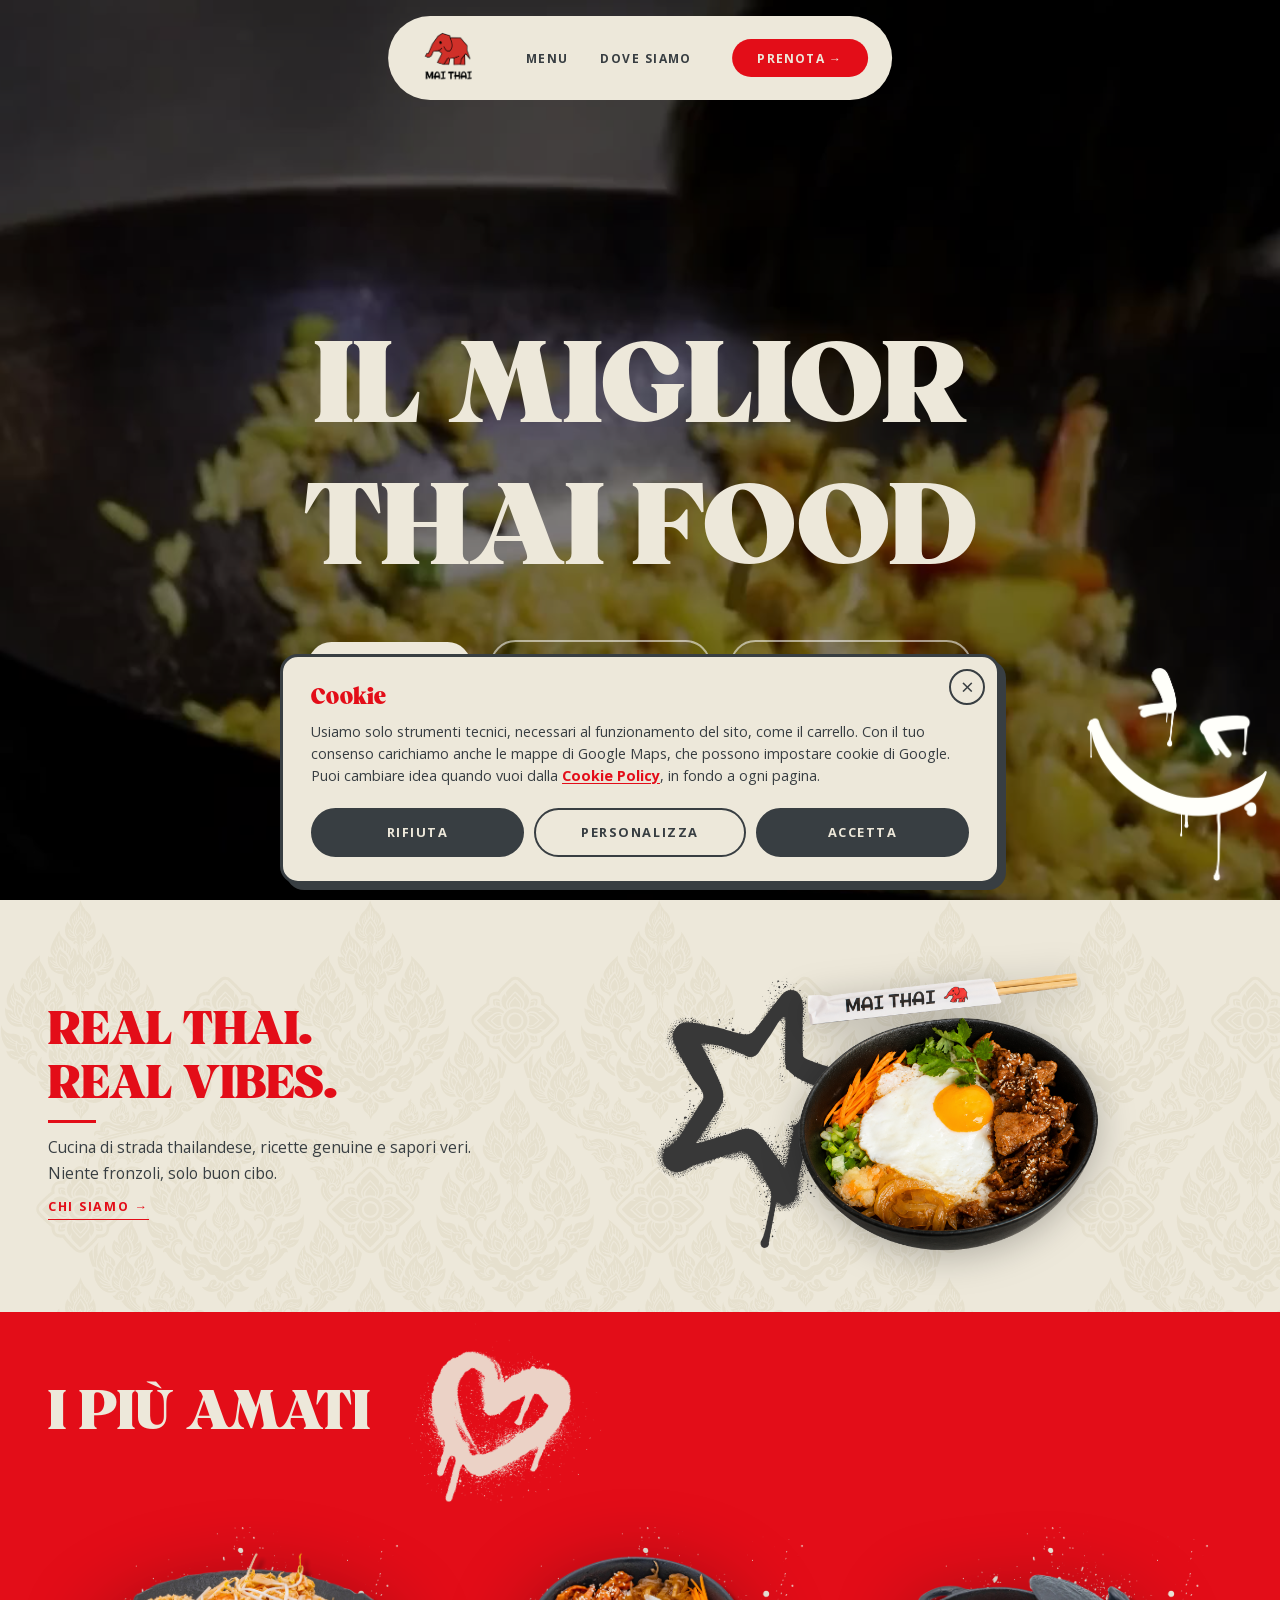
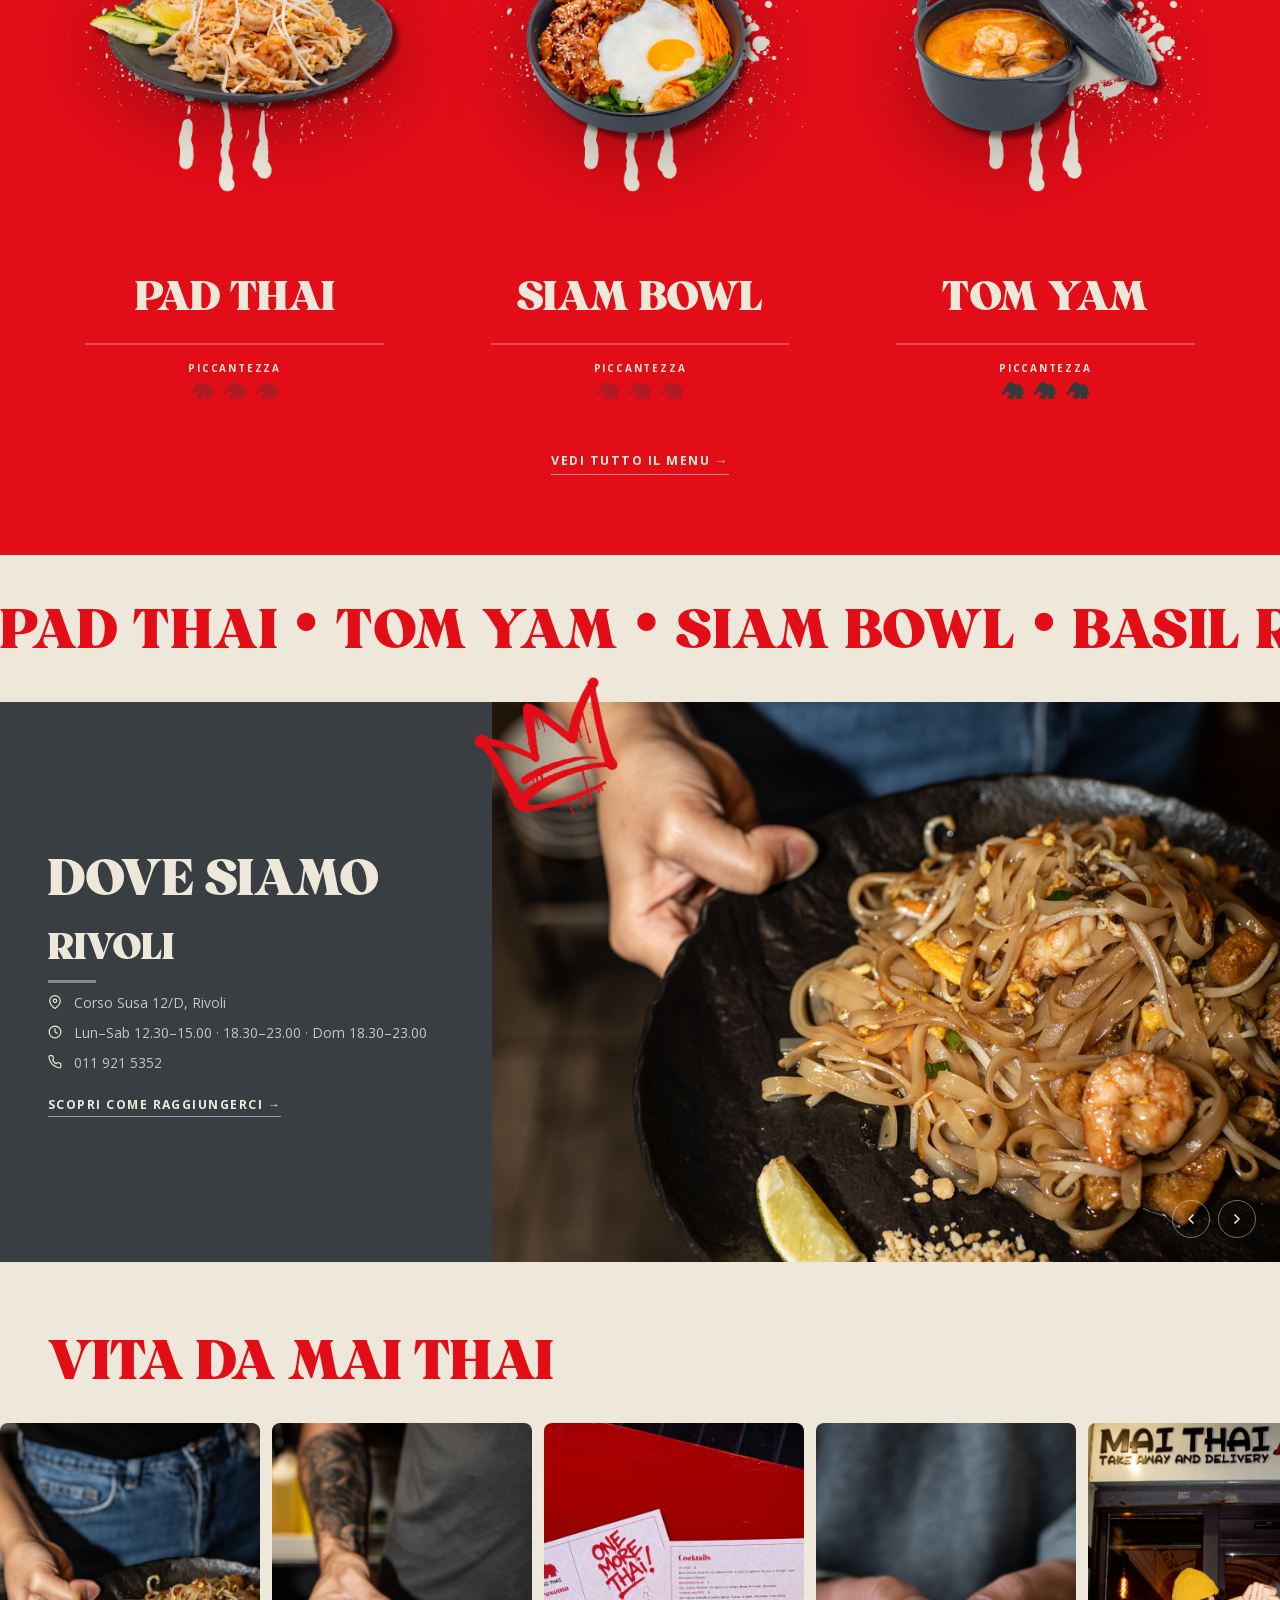
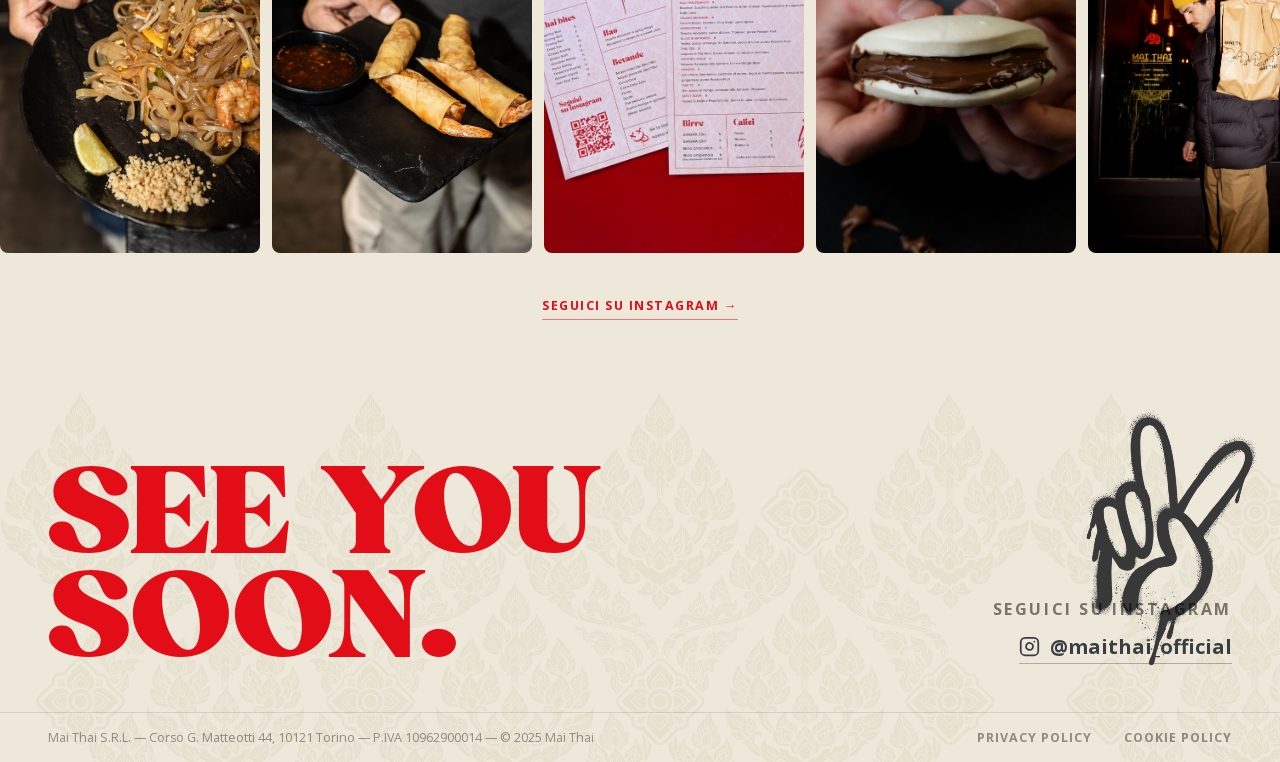
<file: index.html>
<!DOCTYPE html>
<html lang="it">
<head>
  <meta charset="UTF-8">
  <meta name="viewport" content="width=device-width, initial-scale=1.0">
  <title>Mai Thai — Ristorante Thai Torino</title>
  <link rel="icon" href="images/loghi/logoheader.png">
  <link rel="stylesheet" href="css/reset.css">
  <link rel="stylesheet" href="css/animations.css">
  <link rel="stylesheet" href="css/home-v3.css">
  <link rel="stylesheet" href="css/cookie.css">
</head>
<body>

  <!-- ===== HEADER ===== -->
  <header class="v3-header">
    <div class="v3-header__inner">
      <a href="index.html" class="v3-header__logo">
        <img src="images/loghi/logoheader.png" alt="Mai Thai">
      </a>
      <nav class="v3-header__nav">
        <a href="menu.html">Menu</a>
        <a href="sedi.html">Dove siamo</a>
      </nav>
      <a href="sedi.html" class="v3-header__cta">Prenota &rarr;</a>
      <button class="v3-header__burger" aria-label="Apri menu" aria-expanded="false">
        <span></span><span></span><span></span>
      </button>
    </div>
  </header>

  <div class="v3-nav-mobile" id="v3-nav-mobile">
    <div class="v3-nav-mobile__inner">
      <a href="menu.html">Menu</a>
      <a href="sedi.html">Dove siamo</a>
      <a href="sedi.html" class="v3-nav-mobile__cta">Prenota &rarr;</a>
    </div>
  </div>

  <main>

    <!-- ===== HERO ===== -->
    <section class="v3-hero">

      <!-- muted e playsinline sono obbligatori: senza, i browser non avviano
           il video da soli e su iPhone si aprirebbe a schermo intero.
           Il poster e il primo fotogramma, cosi il passaggio al video non si vede. -->
      <video class="v3-hero__video" autoplay muted loop playsinline
             preload="auto" poster="images/hero-poster.jpg" aria-hidden="true">
        <source src="images/hero.mp4" type="video/mp4">
      </video>

      <div class="v3-hero__content">
        <h1 class="v3-hero__title">
          <span>Il miglior</span>
          <span>Thai Food</span>
        </h1>
        <div class="v3-hero__ctas">
          <a href="sedi.html" class="v3-hero__cta v3-hero__cta--primary">Prenota →</a>
          <a href="#bestseller" class="v3-hero__cta v3-hero__cta--secondary">Scopri il menu →</a>
          <a href="https://glovoapp.com/it/it/torino/stores/mai-thai?search=mai+thai" target="_blank" rel="noopener" class="v3-hero__cta v3-hero__cta--secondary v3-hero__cta--glovo">Ordina su Glovo →</a>
        </div>
      </div>

      <img src="images/grafiche/grafiti/SMILE.png" alt="" class="v3-graffiti v3-graffiti--smile-hero" aria-hidden="true">

    </section>

    <!-- ===== CHI SIAMO ===== -->
    <section class="v3-chisiamo">

      <div class="v3-chisiamo__inner">

        <div class="v3-chisiamo__text" data-reveal>
          <h2 class="v3-chisiamo__title">Real Thai.<br>Real Vibes.</h2>
          <div class="v3-chisiamo__divider"></div>
          <p class="v3-chisiamo__desc">Cucina di strada thailandese, ricette genuine e sapori veri. Niente fronzoli, solo buon cibo.</p>
          <a href="sedi.html" class="v3-chisiamo__link">Chi siamo &rarr;</a>
        </div>

        <img src="images/grafiche/grafiti/STELLINA.png" alt="" class="v3-graffiti v3-graffiti--stella-chisiamo-2" aria-hidden="true">

        <div class="v3-chisiamo__visual">
          <div class="v3-chisiamo__photo" data-reveal-right>
            <img src="images/grafiche/PROVA CHI SIAMO.png" alt="Mai Thai ristorante">
          </div>
        </div>

      </div>

    </section>

    <!-- ===== BEST SELLER ===== -->
    <section class="v3-bestseller" id="bestseller">

      <img src="images/grafiche/grafiti/cuore-beige.png" alt="" class="v3-graffiti v3-graffiti--cuore-bs" aria-hidden="true">

      <h2 class="v3-bestseller__title">I più amati</h2>

      <div class="v3-bestseller__grid">

        <div class="v3-dish">
          <div class="v3-dish__img">
            <img src="images/PIATTI/PADTHAI.png" alt="Pad Thai">
          </div>
          <h3 class="v3-dish__name">Pad Thai</h3>
          <div class="v3-dish__spice">
            <span class="v3-dish__spice-label">Piccantezza</span>
            <div class="v3-dish__spice-icons">
              <img src="images/loghi/elefante-rosso.svg" alt="">
              <img src="images/loghi/elefante-rosso.svg" alt="">
              <img src="images/loghi/elefante-rosso.svg" alt="">
            </div>
          </div>
          <div class="v3-dish__line"></div>
        </div>

        <div class="v3-dish">
          <div class="v3-dish__img">
            <img src="images/PIATTI/SIAMBOWL.png" alt="Siam Bowl">
          </div>
          <h3 class="v3-dish__name">Siam Bowl</h3>
          <div class="v3-dish__spice">
            <span class="v3-dish__spice-label">Piccantezza</span>
            <div class="v3-dish__spice-icons">
              <img src="images/loghi/elefante-rosso.svg" alt="">
              <img src="images/loghi/elefante-rosso.svg" alt="">
              <img src="images/loghi/elefante-rosso.svg" alt="">
            </div>
          </div>
          <div class="v3-dish__line"></div>
        </div>

        <div class="v3-dish">
          <div class="v3-dish__img">
            <img src="images/PIATTI/TOMYAMKOONG.png" alt="Tom Yam">
          </div>
          <h3 class="v3-dish__name">Tom Yam</h3>
          <div class="v3-dish__spice">
            <span class="v3-dish__spice-label">Piccantezza</span>
            <div class="v3-dish__spice-icons">
              <img src="images/loghi/elefante-rosso.svg" class="active" alt="">
              <img src="images/loghi/elefante-rosso.svg" class="active" alt="">
              <img src="images/loghi/elefante-rosso.svg" class="active" alt="">
            </div>
          </div>
          <div class="v3-dish__line"></div>
        </div>

      </div>

      <div class="v3-bestseller__cta">
        <a href="menu.html">Vedi tutto il menu &rarr;</a>
      </div>

    </section>

    <!-- ===== TICKER ===== -->
    <div class="v3-ticker" aria-hidden="true">
      <div class="v3-ticker__wrap">
        <div class="v3-ticker__track">
          <span>PAD THAI &bull; TOM YAM &bull; SIAM BOWL &bull; BASIL RICE &bull; SPRING ROLL &bull; GREEN CURRY &bull; PRAWN PANANG &bull;&nbsp;&nbsp;</span>
          <span>PAD THAI &bull; TOM YAM &bull; SIAM BOWL &bull; BASIL RICE &bull; SPRING ROLL &bull; GREEN CURRY &bull; PRAWN PANANG &bull;&nbsp;&nbsp;</span>
        </div>
      </div>
    </div>

    <!-- ===== DOVE SIAMO — SLIDER ===== -->
    <section class="v3-sedi">

      <img src="images/grafiche/grafiti/corona-rossa.png" alt="" class="v3-graffiti v3-graffiti--corona-sedi" aria-hidden="true">

      <!-- Colonna sinistra: info slides + controlli -->
      <div class="v3-sedi__left">

        <!-- Slide 1: Rivoli -->
        <div class="v3-sedi__slide active">
          <div class="v3-sedi__info">
            <h2 class="v3-sedi__heading">Dove siamo</h2>
            <p class="v3-sedi__city">Rivoli</p>
            <div class="v3-sedi__divider"></div>
            <div class="v3-sedi__row">
              <svg width="14" height="14" viewBox="0 0 24 24" fill="none" stroke="currentColor" stroke-width="2" stroke-linecap="round" stroke-linejoin="round"><path d="M21 10c0 7-9 13-9 13s-9-6-9-13a9 9 0 0 1 18 0z"/><circle cx="12" cy="10" r="3"/></svg>
              Corso Susa 12/D, Rivoli
            </div>
            <div class="v3-sedi__row">
              <svg width="14" height="14" viewBox="0 0 24 24" fill="none" stroke="currentColor" stroke-width="2" stroke-linecap="round" stroke-linejoin="round"><circle cx="12" cy="12" r="10"/><polyline points="12 6 12 12 16 14"/></svg>
              Lun–Sab 12.30–15.00 &middot; 18.30–23.00 &middot; Dom 18.30–23.00
            </div>
            <div class="v3-sedi__row">
              <svg width="14" height="14" viewBox="0 0 24 24" fill="none" stroke="currentColor" stroke-width="2" stroke-linecap="round" stroke-linejoin="round"><path d="M22 16.92v3a2 2 0 0 1-2.18 2 19.79 19.79 0 0 1-8.63-3.07A19.5 19.5 0 0 1 4.69 12 19.79 19.79 0 0 1 1.61 3.41 2 2 0 0 1 3.59 1h3a2 2 0 0 1 2 1.72 12.84 12.84 0 0 0 .7 2.81 2 2 0 0 1-.45 2.11L8.09 8.91a16 16 0 0 0 6 6l1.27-1.27a2 2 0 0 1 2.11-.45 12.84 12.84 0 0 0 2.81.7A2 2 0 0 1 22 16.92z"/></svg>
              <a href="tel:01119215352">011 921 5352</a>
            </div>
            <a href="sedi.html#rivoli" class="v3-sedi__cta">Scopri come raggiungerci &rarr;</a>
          </div>
        </div>

        <!-- Slide 2: Torino -->
        <div class="v3-sedi__slide">
          <div class="v3-sedi__info">
            <h2 class="v3-sedi__heading">Dove siamo</h2>
            <p class="v3-sedi__city">Torino</p>
            <div class="v3-sedi__divider"></div>
            <div class="v3-sedi__row">
              <svg width="14" height="14" viewBox="0 0 24 24" fill="none" stroke="currentColor" stroke-width="2" stroke-linecap="round" stroke-linejoin="round"><path d="M21 10c0 7-9 13-9 13s-9-6-9-13a9 9 0 0 1 18 0z"/><circle cx="12" cy="10" r="3"/></svg>
              Via Mazzini 56/H, Torino
            </div>
            <div class="v3-sedi__row">
              <svg width="14" height="14" viewBox="0 0 24 24" fill="none" stroke="currentColor" stroke-width="2" stroke-linecap="round" stroke-linejoin="round"><circle cx="12" cy="12" r="10"/><polyline points="12 6 12 12 16 14"/></svg>
              Lun–Sab 12.30–15.00 &middot; 18.30–23.00 &middot; Dom 18.30–23.00
            </div>
            <div class="v3-sedi__row">
              <svg width="14" height="14" viewBox="0 0 24 24" fill="none" stroke="currentColor" stroke-width="2" stroke-linecap="round" stroke-linejoin="round"><path d="M22 16.92v3a2 2 0 0 1-2.18 2 19.79 19.79 0 0 1-8.63-3.07A19.5 19.5 0 0 1 4.69 12 19.79 19.79 0 0 1 1.61 3.41 2 2 0 0 1 3.59 1h3a2 2 0 0 1 2 1.72 12.84 12.84 0 0 0 .7 2.81 2 2 0 0 1-.45 2.11L8.09 8.91a16 16 0 0 0 6 6l1.27-1.27a2 2 0 0 1 2.11-.45 12.84 12.84 0 0 0 2.81.7A2 2 0 0 1 22 16.92z"/></svg>
              <a href="tel:0117633653">011 763 3653</a>
            </div>
            <a href="sedi.html#torino" class="v3-sedi__cta">Scopri come raggiungerci &rarr;</a>
          </div>
        </div>

        <!-- Slide 3: Moncalieri -->
        <div class="v3-sedi__slide">
          <div class="v3-sedi__info">
            <h2 class="v3-sedi__heading">Dove siamo</h2>
            <p class="v3-sedi__city">Moncalieri</p>
            <div class="v3-sedi__divider"></div>
            <div class="v3-sedi__row">
              <svg width="14" height="14" viewBox="0 0 24 24" fill="none" stroke="currentColor" stroke-width="2" stroke-linecap="round" stroke-linejoin="round"><path d="M21 10c0 7-9 13-9 13s-9-6-9-13a9 9 0 0 1 18 0z"/><circle cx="12" cy="10" r="3"/></svg>
              Strada Torino 1, Moncalieri
            </div>
            <div class="v3-sedi__row">
              <svg width="14" height="14" viewBox="0 0 24 24" fill="none" stroke="currentColor" stroke-width="2" stroke-linecap="round" stroke-linejoin="round"><circle cx="12" cy="12" r="10"/><polyline points="12 6 12 12 16 14"/></svg>
              Lun–Sab 12.30–15.00 &middot; 18.30–23.00 &middot; Dom 18.30–23.00
            </div>
            <div class="v3-sedi__row">
              <svg width="14" height="14" viewBox="0 0 24 24" fill="none" stroke="currentColor" stroke-width="2" stroke-linecap="round" stroke-linejoin="round"><path d="M22 16.92v3a2 2 0 0 1-2.18 2 19.79 19.79 0 0 1-8.63-3.07A19.5 19.5 0 0 1 4.69 12 19.79 19.79 0 0 1 1.61 3.41 2 2 0 0 1 3.59 1h3a2 2 0 0 1 2 1.72 12.84 12.84 0 0 0 .7 2.81 2 2 0 0 1-.45 2.11L8.09 8.91a16 16 0 0 0 6 6l1.27-1.27a2 2 0 0 1 2.11-.45 12.84 12.84 0 0 0 2.81.7A2 2 0 0 1 22 16.92z"/></svg>
              <a href="tel:0116404405">011 640 4405</a>
            </div>
            <a href="sedi.html#moncalieri" class="v3-sedi__cta">Scopri come raggiungerci &rarr;</a>
          </div>
        </div>

        <!-- Slide 4: Torino 2 -->
        <div class="v3-sedi__slide">
          <div class="v3-sedi__info">
            <h2 class="v3-sedi__heading">Dove siamo</h2>
            <p class="v3-sedi__city">Torino 2</p>
            <div class="v3-sedi__divider"></div>
            <div class="v3-sedi__row">
              <svg width="14" height="14" viewBox="0 0 24 24" fill="none" stroke="currentColor" stroke-width="2" stroke-linecap="round" stroke-linejoin="round"><path d="M21 10c0 7-9 13-9 13s-9-6-9-13a9 9 0 0 1 18 0z"/><circle cx="12" cy="10" r="3"/></svg>
              Via G. Gropello 22, Torino
            </div>
            <div class="v3-sedi__row">
              <svg width="14" height="14" viewBox="0 0 24 24" fill="none" stroke="currentColor" stroke-width="2" stroke-linecap="round" stroke-linejoin="round"><circle cx="12" cy="12" r="10"/><polyline points="12 6 12 12 16 14"/></svg>
              Lun–Sab 12.30–15.00 &middot; 18.30–23.00 &middot; Dom 18.30–23.00
            </div>
            <div class="v3-sedi__row">
              <svg width="14" height="14" viewBox="0 0 24 24" fill="none" stroke="currentColor" stroke-width="2" stroke-linecap="round" stroke-linejoin="round"><path d="M22 16.92v3a2 2 0 0 1-2.18 2 19.79 19.79 0 0 1-8.63-3.07A19.5 19.5 0 0 1 4.69 12 19.79 19.79 0 0 1 1.61 3.41 2 2 0 0 1 3.59 1h3a2 2 0 0 1 2 1.72 12.84 12.84 0 0 0 .7 2.81 2 2 0 0 1-.45 2.11L8.09 8.91a16 16 0 0 0 6 6l1.27-1.27a2 2 0 0 1 2.11-.45 12.84 12.84 0 0 0 2.81.7A2 2 0 0 1 22 16.92z"/></svg>
              <a href="tel:0117602823">011 760 2823</a>
            </div>
            <a href="sedi.html#torino2" class="v3-sedi__cta">Scopri come raggiungerci &rarr;</a>
          </div>
        </div>

        <!-- Slide 5: Chieri -->
        <div class="v3-sedi__slide">
          <div class="v3-sedi__info">
            <h2 class="v3-sedi__heading">Dove siamo</h2>
            <p class="v3-sedi__city">Chieri</p>
            <div class="v3-sedi__divider"></div>
            <div class="v3-sedi__row">
              <svg width="14" height="14" viewBox="0 0 24 24" fill="none" stroke="currentColor" stroke-width="2" stroke-linecap="round" stroke-linejoin="round"><path d="M21 10c0 7-9 13-9 13s-9-6-9-13a9 9 0 0 1 18 0z"/><circle cx="12" cy="10" r="3"/></svg>
              Via Marconi 1, Chieri
            </div>
            <div class="v3-sedi__row">
              <svg width="14" height="14" viewBox="0 0 24 24" fill="none" stroke="currentColor" stroke-width="2" stroke-linecap="round" stroke-linejoin="round"><circle cx="12" cy="12" r="10"/><polyline points="12 6 12 12 16 14"/></svg>
              Lun–Sab 12.30–15.00 &middot; 18.30–23.00 &middot; Dom 18.30–23.00
            </div>
            <div class="v3-sedi__row">
              <svg width="14" height="14" viewBox="0 0 24 24" fill="none" stroke="currentColor" stroke-width="2" stroke-linecap="round" stroke-linejoin="round"><path d="M22 16.92v3a2 2 0 0 1-2.18 2 19.79 19.79 0 0 1-8.63-3.07A19.5 19.5 0 0 1 4.69 12 19.79 19.79 0 0 1 1.61 3.41 2 2 0 0 1 3.59 1h3a2 2 0 0 1 2 1.72 12.84 12.84 0 0 0 .7 2.81 2 2 0 0 1-.45 2.11L8.09 8.91a16 16 0 0 0 6 6l1.27-1.27a2 2 0 0 1 2.11-.45 12.84 12.84 0 0 0 2.81.7A2 2 0 0 1 22 16.92z"/></svg>
              <a href="tel:0119315778">011 931 5778</a>
            </div>
            <a href="sedi.html#chieri" class="v3-sedi__cta">Scopri come raggiungerci &rarr;</a>
          </div>
        </div>

        <!-- Slide 6: Cuneo -->
        <div class="v3-sedi__slide">
          <div class="v3-sedi__info">
            <h2 class="v3-sedi__heading">Dove siamo</h2>
            <p class="v3-sedi__city">Cuneo</p>
            <div class="v3-sedi__divider"></div>
            <div class="v3-sedi__row">
              <svg width="14" height="14" viewBox="0 0 24 24" fill="none" stroke="currentColor" stroke-width="2" stroke-linecap="round" stroke-linejoin="round"><path d="M21 10c0 7-9 13-9 13s-9-6-9-13a9 9 0 0 1 18 0z"/><circle cx="12" cy="10" r="3"/></svg>
              Piazza Vincenzo Virginio 9/B, Cuneo
            </div>
            <div class="v3-sedi__row">
              <svg width="14" height="14" viewBox="0 0 24 24" fill="none" stroke="currentColor" stroke-width="2" stroke-linecap="round" stroke-linejoin="round"><circle cx="12" cy="12" r="10"/><polyline points="12 6 12 12 16 14"/></svg>
              Lun–Sab 12.30–15.00 &middot; 18.30–23.00 &middot; Dom 18.30–23.00
            </div>
            <div class="v3-sedi__row">
              <svg width="14" height="14" viewBox="0 0 24 24" fill="none" stroke="currentColor" stroke-width="2" stroke-linecap="round" stroke-linejoin="round"><path d="M22 16.92v3a2 2 0 0 1-2.18 2 19.79 19.79 0 0 1-8.63-3.07A19.5 19.5 0 0 1 4.69 12 19.79 19.79 0 0 1 1.61 3.41 2 2 0 0 1 3.59 1h3a2 2 0 0 1 2 1.72 12.84 12.84 0 0 0 .7 2.81 2 2 0 0 1-.45 2.11L8.09 8.91a16 16 0 0 0 6 6l1.27-1.27a2 2 0 0 1 2.11-.45 12.84 12.84 0 0 0 2.81.7A2 2 0 0 1 22 16.92z"/></svg>
              <a href="tel:0171480470">0171 480 470</a>
            </div>
            <a href="sedi.html#cuneo" class="v3-sedi__cta">Scopri come raggiungerci &rarr;</a>
          </div>
        </div>

        <!-- Slide 7: Mondovì -->
        <div class="v3-sedi__slide">
          <div class="v3-sedi__info">
            <h2 class="v3-sedi__heading">Dove siamo</h2>
            <p class="v3-sedi__city">Mondov&igrave;</p>
            <div class="v3-sedi__divider"></div>
            <div class="v3-sedi__row">
              <svg width="14" height="14" viewBox="0 0 24 24" fill="none" stroke="currentColor" stroke-width="2" stroke-linecap="round" stroke-linejoin="round"><path d="M21 10c0 7-9 13-9 13s-9-6-9-13a9 9 0 0 1 18 0z"/><circle cx="12" cy="10" r="3"/></svg>
              Corso Statuto 10, Mondov&igrave;
            </div>
            <div class="v3-sedi__row">
              <svg width="14" height="14" viewBox="0 0 24 24" fill="none" stroke="currentColor" stroke-width="2" stroke-linecap="round" stroke-linejoin="round"><circle cx="12" cy="12" r="10"/><polyline points="12 6 12 12 16 14"/></svg>
              Lun–Sab 12.30–15.00 &middot; 18.30–23.00 &middot; Dom 18.30–23.00
            </div>
            <div class="v3-sedi__row">
              <svg width="14" height="14" viewBox="0 0 24 24" fill="none" stroke="currentColor" stroke-width="2" stroke-linecap="round" stroke-linejoin="round"><path d="M22 16.92v3a2 2 0 0 1-2.18 2 19.79 19.79 0 0 1-8.63-3.07A19.5 19.5 0 0 1 4.69 12 19.79 19.79 0 0 1 1.61 3.41 2 2 0 0 1 3.59 1h3a2 2 0 0 1 2 1.72 12.84 12.84 0 0 0 .7 2.81 2 2 0 0 1-.45 2.11L8.09 8.91a16 16 0 0 0 6 6l1.27-1.27a2 2 0 0 1 2.11-.45 12.84 12.84 0 0 0 2.81.7A2 2 0 0 1 22 16.92z"/></svg>
              <a href="tel:0174300296">0174 300 296</a>
            </div>
            <a href="sedi.html#mondovi" class="v3-sedi__cta">Scopri come raggiungerci &rarr;</a>
          </div>
        </div>

      </div>

      <!-- Colonna destra: foto -->
      <div class="v3-sedi__right">
        <div class="v3-sedi__photo active"><img src="images/street/STREET1.jpg" alt="Mai Thai Rivoli" style="object-position: center 55%;"></div>
        <div class="v3-sedi__photo"><img src="images/street/STREET2.jpg" alt="Mai Thai Torino" style="object-position: center 55%;"></div>
        <div class="v3-sedi__photo"><img src="images/street/STREET3.jpg" alt="Mai Thai Moncalieri" style="object-position: center center;"></div>
        <div class="v3-sedi__photo"><img src="images/street/STREET4.jpg" alt="Mai Thai Torino 2" style="object-position: center 55%;"></div>
        <div class="v3-sedi__photo"><img src="images/street/STREET5.jpg" alt="Mai Thai Chieri" style="object-position: center 35%;"></div>
        <div class="v3-sedi__photo"><img src="images/street/STREET6.jpg" alt="Mai Thai Cuneo" style="object-position: center 40%;"></div>
        <div class="v3-sedi__photo"><img src="images/street/STREET7.jpg" alt="Mai Thai Mondovì" style="object-position: center 40%;"></div>
      </div>

      <!-- Frecce overlay sulla foto (desktop) -->
      <div class="v3-sedi__arrows">
        <button class="v3-sedi__btn v3-sedi__btn--prev" aria-label="Sede precedente">
          <svg viewBox="0 0 24 24"><polyline points="15 18 9 12 15 6"/></svg>
        </button>
        <button class="v3-sedi__btn v3-sedi__btn--next" aria-label="Sede successiva">
          <svg viewBox="0 0 24 24"><polyline points="9 18 15 12 9 6"/></svg>
        </button>
      </div>

      <!-- Controlli (dots mobile) -->
      <div class="v3-sedi__controls">
        <span class="v3-sedi__counter"><strong>1</strong> / 7</span>
      </div>

    </section>

    <!-- ===== GALLERY — VITA DA MAI THAI ===== -->
    <section class="v3-gallery">

      <h2 class="v3-gallery__title">Vita da Mai Thai</h2>

      <div class="v3-gallery__wrap">
        <!-- Le foto sono elencate due volte: l'animazione trasla del 50%,
             cosi il loop si richiude senza stacco (stesso schema del ticker) -->
        <div class="v3-gallery__strip">
          <div class="v3-gallery__item"><img src="images/street/STREET1.jpg" alt="" loading="lazy"></div>
          <div class="v3-gallery__item"><img src="images/street/STREET2.jpg" alt="" loading="lazy"></div>
          <div class="v3-gallery__item"><img src="images/street/STREET3.jpg" alt="" loading="lazy"></div>
          <div class="v3-gallery__item"><img src="images/street/STREET4.jpg" alt="" loading="lazy"></div>
          <div class="v3-gallery__item"><img src="images/street/STREET5.jpg" alt="" loading="lazy"></div>
          <div class="v3-gallery__item"><img src="images/street/STREET7.jpg" alt="" loading="lazy"></div>
          <div class="v3-gallery__item"><img src="images/street/STREET8.jpg" alt="" loading="lazy"></div>
          <div class="v3-gallery__item"><img src="images/street/STREET9.jpg" alt="" loading="lazy"></div>
          <div class="v3-gallery__item"><img src="images/street/STREET10.jpg" alt="" loading="lazy"></div>
          <div class="v3-gallery__item"><img src="images/street/STREET11.jpg" alt="" loading="lazy"></div>

          <div class="v3-gallery__item" aria-hidden="true"><img src="images/street/STREET1.jpg" alt="" loading="lazy"></div>
          <div class="v3-gallery__item" aria-hidden="true"><img src="images/street/STREET2.jpg" alt="" loading="lazy"></div>
          <div class="v3-gallery__item" aria-hidden="true"><img src="images/street/STREET3.jpg" alt="" loading="lazy"></div>
          <div class="v3-gallery__item" aria-hidden="true"><img src="images/street/STREET4.jpg" alt="" loading="lazy"></div>
          <div class="v3-gallery__item" aria-hidden="true"><img src="images/street/STREET5.jpg" alt="" loading="lazy"></div>
          <div class="v3-gallery__item" aria-hidden="true"><img src="images/street/STREET7.jpg" alt="" loading="lazy"></div>
          <div class="v3-gallery__item" aria-hidden="true"><img src="images/street/STREET8.jpg" alt="" loading="lazy"></div>
          <div class="v3-gallery__item" aria-hidden="true"><img src="images/street/STREET9.jpg" alt="" loading="lazy"></div>
          <div class="v3-gallery__item" aria-hidden="true"><img src="images/street/STREET10.jpg" alt="" loading="lazy"></div>
          <div class="v3-gallery__item" aria-hidden="true"><img src="images/street/STREET11.jpg" alt="" loading="lazy"></div>
        </div>
      </div>

      <div class="v3-gallery__cta">
        <a href="https://www.instagram.com/maithai_official/" target="_blank" rel="noopener">Seguici su Instagram &rarr;</a>
      </div>

    </section>

  </main>

  <!-- ===== FOOTER ===== -->
  <footer class="v3-footer">

    <div class="v3-footer__main">
      <h2 class="v3-footer__headline">See you<br>soon.</h2>
      <img src="images/grafiche/grafiti/HAND.png" alt="" class="v3-graffiti v3-graffiti--smile-footer" aria-hidden="true">
      <div class="v3-footer__social">
        <p class="v3-footer__social-label">Seguici su Instagram</p>
        <a href="https://www.instagram.com/maithai_official/" target="_blank" rel="noopener" class="v3-footer__social-handle">
          <svg width="18" height="18" viewBox="0 0 24 24" fill="none" stroke="currentColor" stroke-width="2" stroke-linecap="round" stroke-linejoin="round"><rect x="2" y="2" width="20" height="20" rx="5" ry="5"/><path d="M16 11.37A4 4 0 1 1 12.63 8 4 4 0 0 1 16 11.37z"/><line x1="17.5" y1="6.5" x2="17.51" y2="6.5"/></svg>
          @maithai_official
        </a>
      </div>
    </div>

    <div class="v3-footer__bottom">
      <p class="v3-footer__legal">Mai Thai S.R.L. &mdash; Corso G. Matteotti 44, 10121 Torino &mdash; P.IVA 10962900014 &mdash; &copy; 2025 Mai Thai</p>
      <div class="v3-footer__bottom-links">
        <a href="privacy.html">Privacy Policy</a>
        <a href="cookie-policy.html">Cookie Policy</a>
      </div>
    </div>

  </footer>

  <script src="js/cookie.js"></script>
  <script src="js/animations.js"></script>
  <script src="js/home-v3.js"></script>

</body>
</html>
</file>
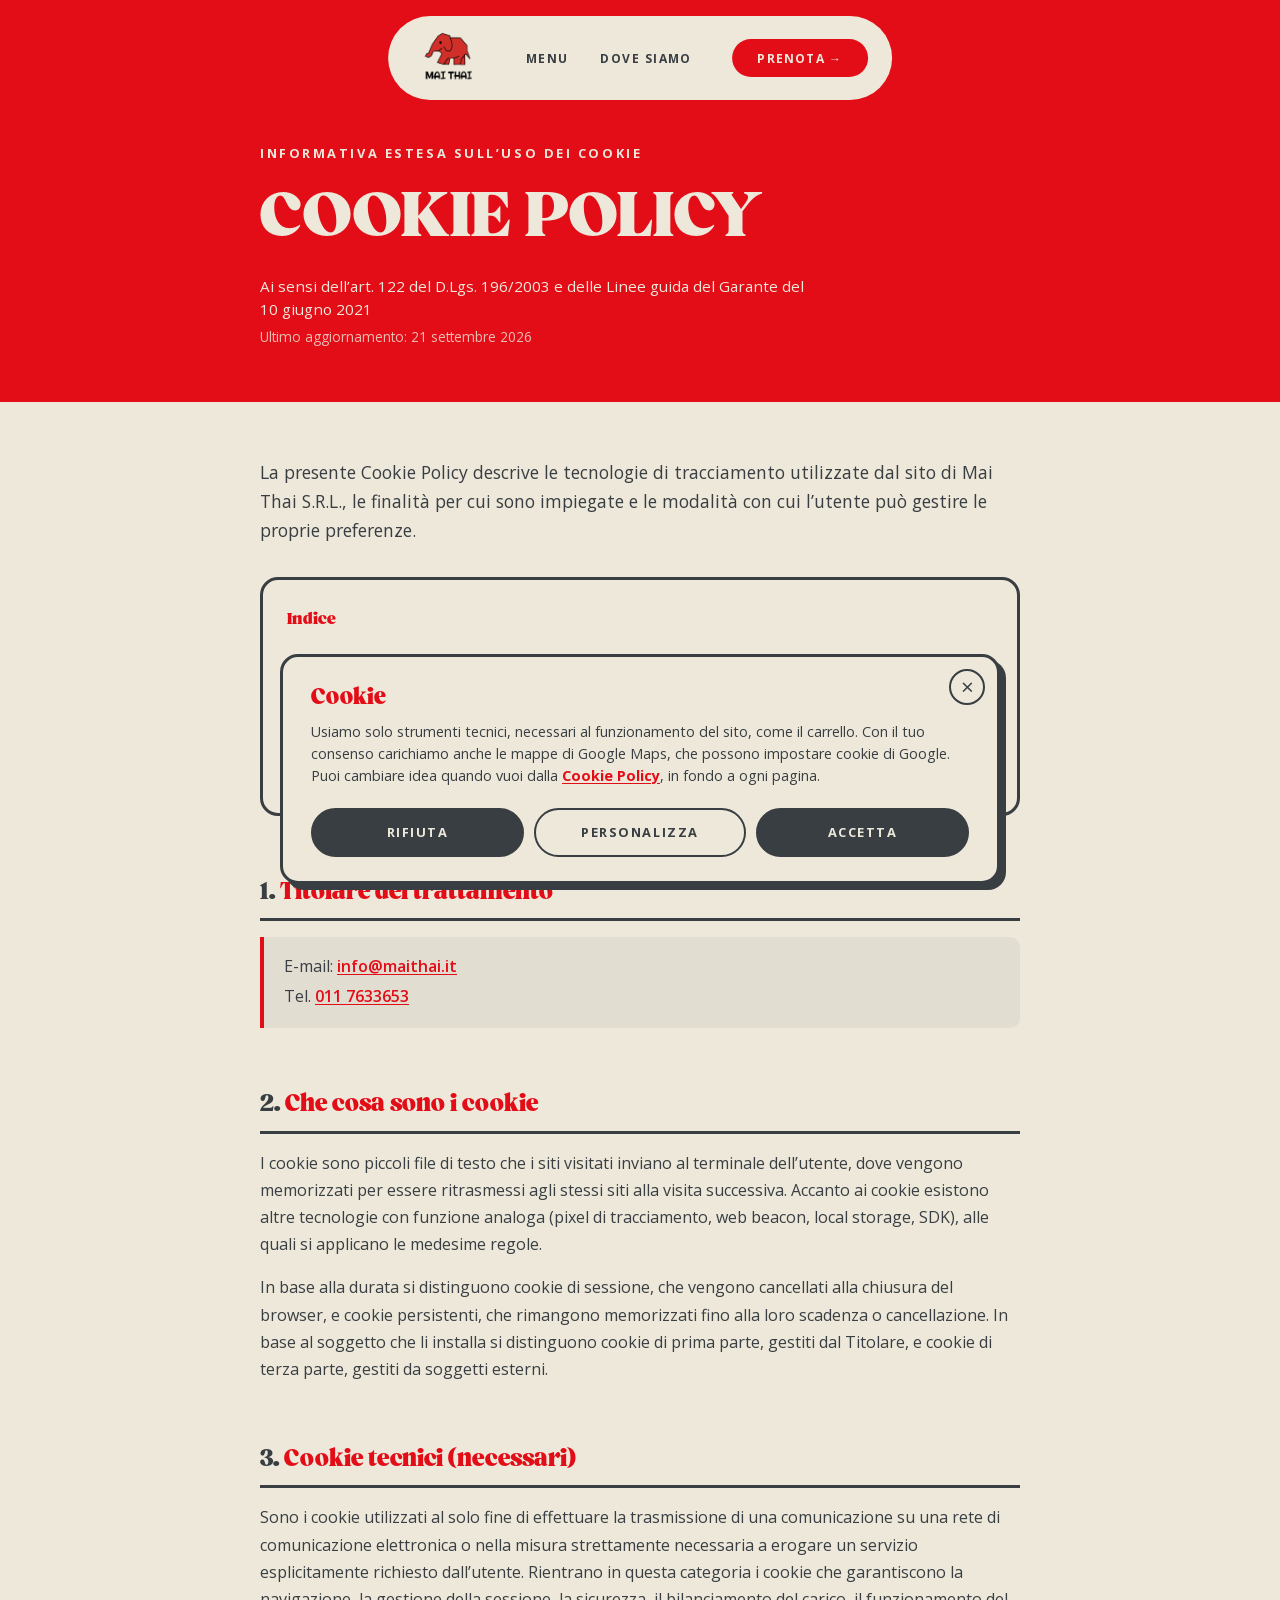
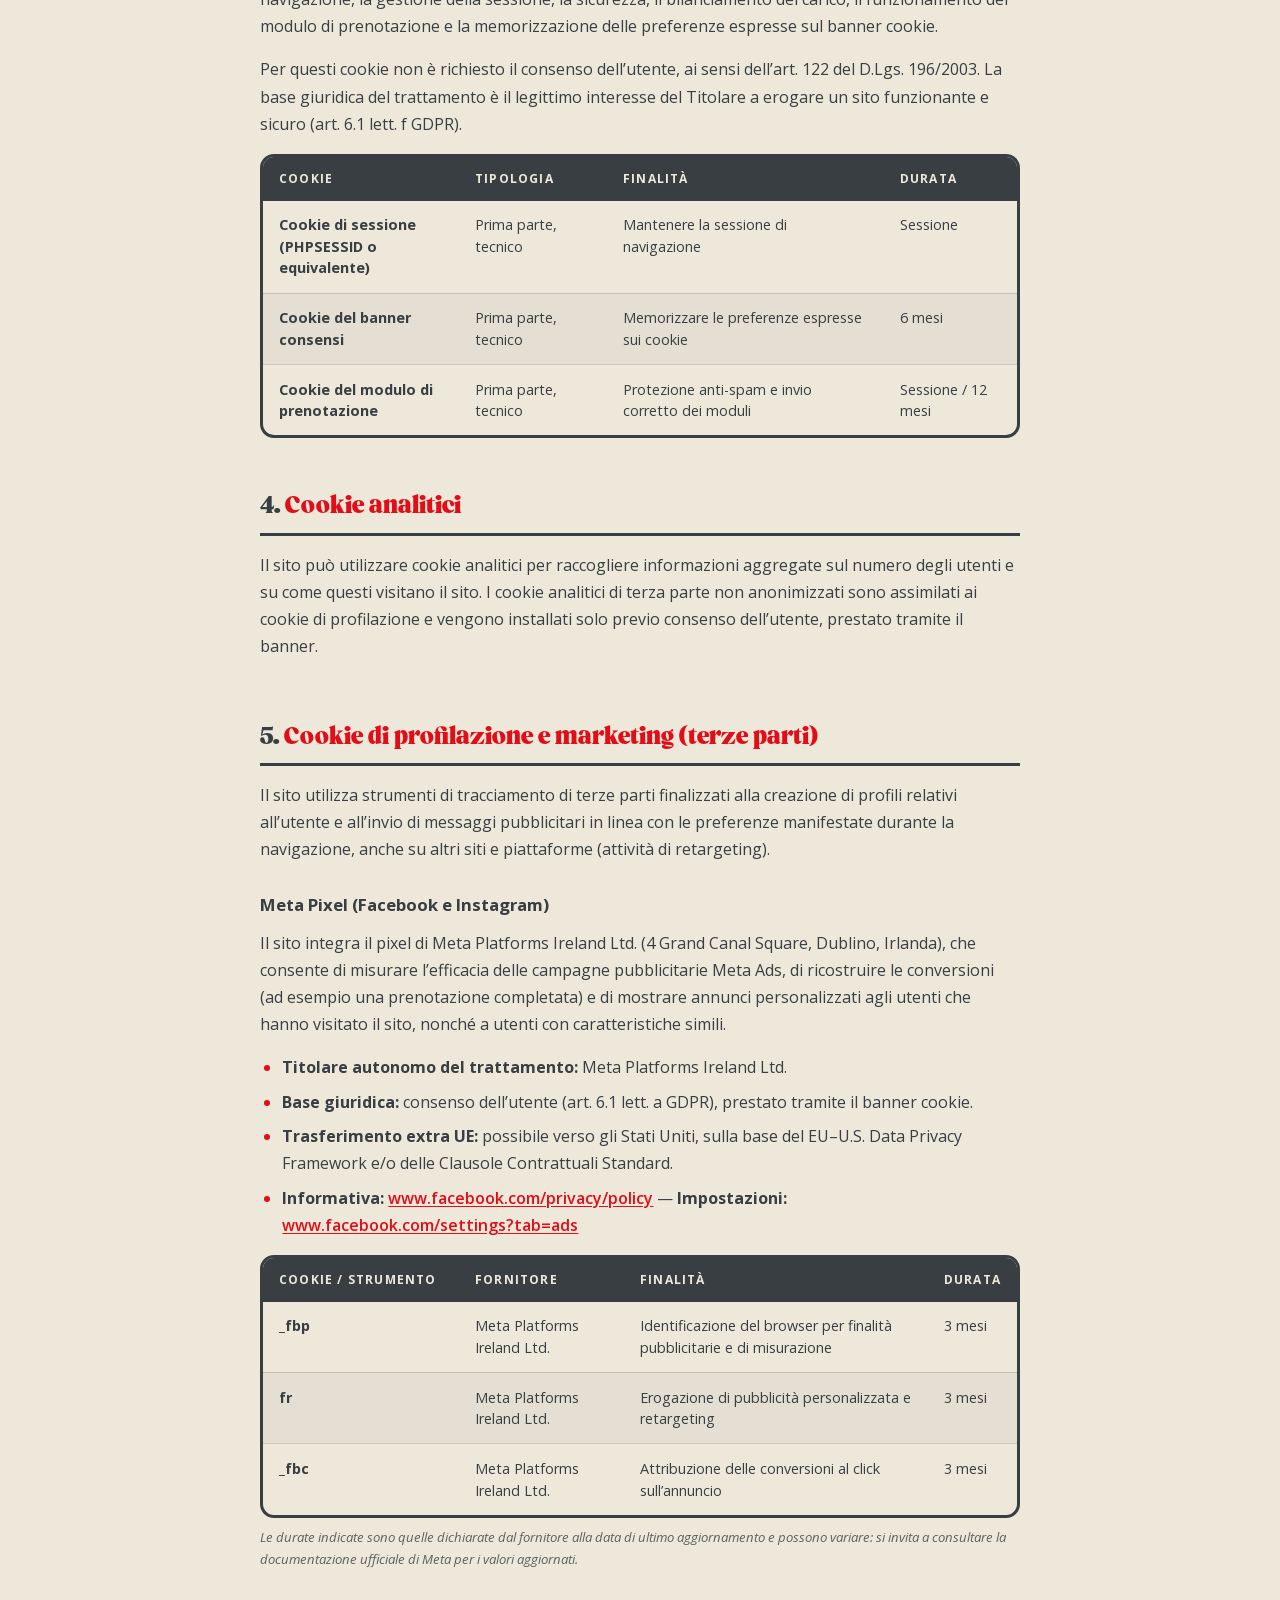
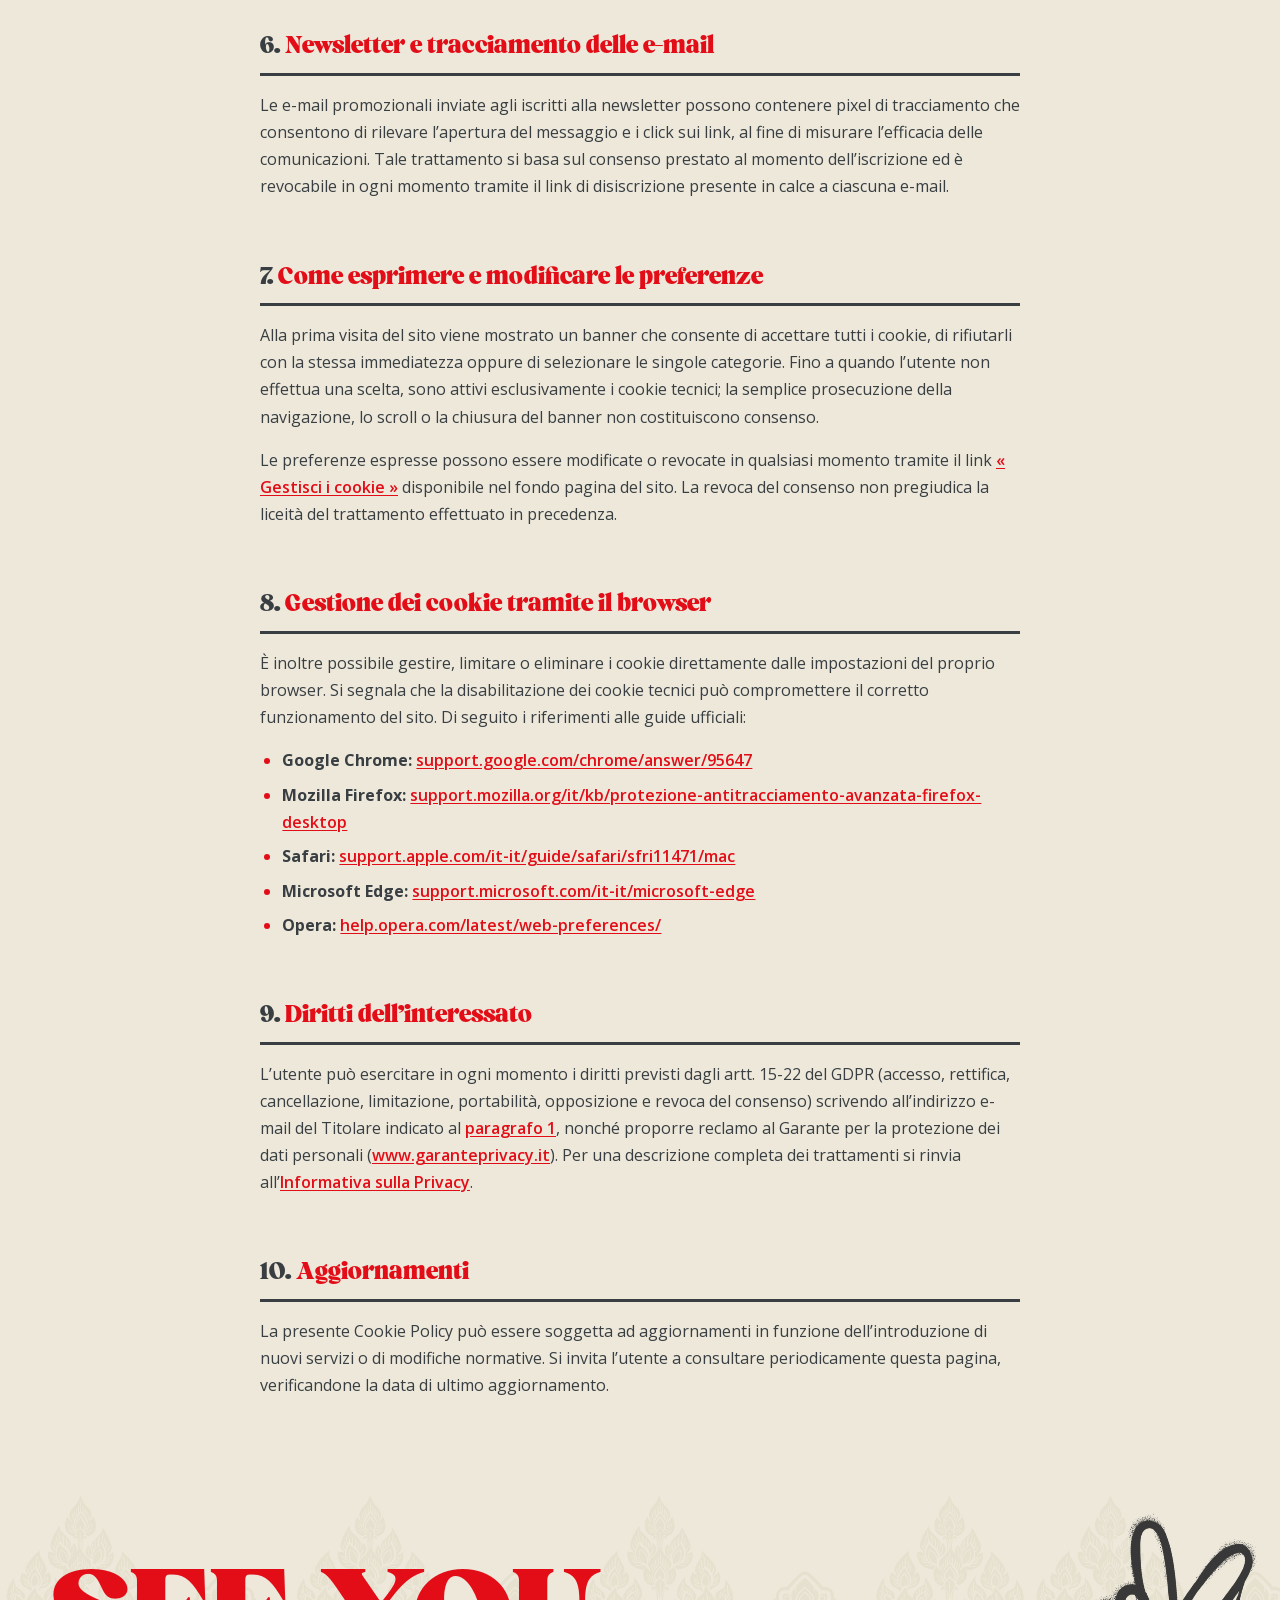
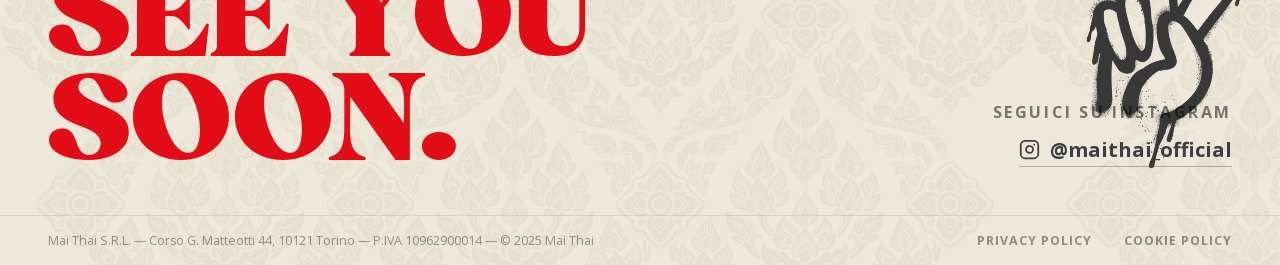
<file: cookie-policy.html>
<!DOCTYPE html>
<html lang="it">
<head>
  <meta charset="UTF-8">
  <meta name="viewport" content="width=device-width, initial-scale=1.0">
  <title>Cookie Policy — Mai Thai</title>
  <link rel="icon" type="image/svg+xml" href="images/loghi/logo-header.svg">

  <!-- CSS -->
  <link rel="stylesheet" href="css/reset.css">
  <link rel="stylesheet" href="css/home-v3.css">
  <link rel="stylesheet" href="css/animations.css">
  <link rel="stylesheet" href="css/legal.css">
  <link rel="stylesheet" href="css/cookie.css">

</head>
<body>

  <header class="v3-header">
    <div class="v3-header__inner">
      <a href="index.html" class="v3-header__logo">
        <img src="images/loghi/logoheader.png" alt="Mai Thai">
      </a>
      <nav class="v3-header__nav">
        <a href="menu.html">Menu</a>
        <a href="sedi.html">Dove siamo</a>
      </nav>
      <a href="sedi.html" class="v3-header__cta">Prenota &rarr;</a>
      <button class="v3-header__burger" aria-label="Apri menu" aria-expanded="false">
        <span></span><span></span><span></span>
      </button>
    </div>
  </header>

  <div class="v3-nav-mobile" id="v3-nav-mobile">
    <div class="v3-nav-mobile__inner">
      <a href="menu.html">Menu</a>
      <a href="sedi.html">Dove siamo</a>
      <a href="sedi.html" class="v3-nav-mobile__cta">Prenota &rarr;</a>
    </div>
  </div>

  <!-- Intestazione -->
  <section class="legal-hero">
    <div class="legal-hero__inner">
      <p class="legal-hero__label">Informativa estesa sull’uso dei cookie</p>
      <h1 class="legal-hero__title">Cookie Policy</h1>
      <p class="legal-hero__sub">Ai sensi dell’art. 122 del D.Lgs. 196/2003 e delle Linee guida del Garante del 10 giugno 2021</p>
      <p class="legal-hero__data">Ultimo aggiornamento: <time datetime="2026-09-21">21 settembre 2026</time></p>
    </div>
  </section>

  <main class="legal">
    <article class="legal__body">

      <p class="legal__intro">La presente Cookie Policy descrive le tecnologie di tracciamento utilizzate dal sito di Mai Thai S.R.L., le finalità per cui sono impiegate e le modalità con cui l’utente può gestire le proprie preferenze.</p>

      <!-- Indice -->
      <nav class="legal__indice" aria-label="Indice">
        <p class="legal__indice-titolo">Indice</p>
        <ol>
          <li><a href="#titolare">Titolare del trattamento</a></li>
          <li><a href="#cosa-sono">Che cosa sono i cookie</a></li>
          <li><a href="#tecnici">Cookie tecnici (necessari)</a></li>
          <li><a href="#analitici">Cookie analitici</a></li>
          <li><a href="#profilazione">Cookie di profilazione e marketing (terze parti)</a></li>
          <li><a href="#newsletter">Newsletter e tracciamento delle e-mail</a></li>
          <li><a href="#preferenze">Come esprimere e modificare le preferenze</a></li>
          <li><a href="#browser">Gestione dei cookie tramite il browser</a></li>
          <li><a href="#diritti">Diritti dell’interessato</a></li>
          <li><a href="#aggiornamenti">Aggiornamenti</a></li>
        </ol>
      </nav>

      <section class="legal__sezione" id="titolare">
        <h2><span class="legal__num">1.</span> Titolare del trattamento</h2>
        <ul class="legal__scheda">
          <li>E-mail: <a href="mailto:info@maithai.it">info@maithai.it</a></li>
          <li>Tel. <a href="tel:0117633653">011 7633653</a></li>
        </ul>
      </section>

      <section class="legal__sezione" id="cosa-sono">
        <h2><span class="legal__num">2.</span> Che cosa sono i cookie</h2>
        <p>I cookie sono piccoli file di testo che i siti visitati inviano al terminale dell’utente, dove vengono memorizzati per essere ritrasmessi agli stessi siti alla visita successiva. Accanto ai cookie esistono altre tecnologie con funzione analoga (pixel di tracciamento, web beacon, local storage, SDK), alle quali si applicano le medesime regole.</p>
        <p>In base alla durata si distinguono cookie di sessione, che vengono cancellati alla chiusura del browser, e cookie persistenti, che rimangono memorizzati fino alla loro scadenza o cancellazione. In base al soggetto che li installa si distinguono cookie di prima parte, gestiti dal Titolare, e cookie di terza parte, gestiti da soggetti esterni.</p>
      </section>

      <section class="legal__sezione" id="tecnici">
        <h2><span class="legal__num">3.</span> Cookie tecnici (necessari)</h2>
        <p>Sono i cookie utilizzati al solo fine di effettuare la trasmissione di una comunicazione su una rete di comunicazione elettronica o nella misura strettamente necessaria a erogare un servizio esplicitamente richiesto dall’utente. Rientrano in questa categoria i cookie che garantiscono la navigazione, la gestione della sessione, la sicurezza, il bilanciamento del carico, il funzionamento del modulo di prenotazione e la memorizzazione delle preferenze espresse sul banner cookie.</p>
        <p>Per questi cookie non è richiesto il consenso dell’utente, ai sensi dell’art. 122 del D.Lgs. 196/2003. La base giuridica del trattamento è il legittimo interesse del Titolare a erogare un sito funzionante e sicuro (art. 6.1 lett. f GDPR).</p>

        <table class="legal__tabella legal__tabella--4">
          <thead>
            <tr>
              <th scope="col">Cookie</th>
              <th scope="col">Tipologia</th>
              <th scope="col">Finalità</th>
              <th scope="col">Durata</th>
            </tr>
          </thead>
          <tbody>
            <tr>
              <th scope="row">Cookie di sessione (PHPSESSID o equivalente)</th>
              <td data-label="Tipologia">Prima parte, tecnico</td>
              <td data-label="Finalità">Mantenere la sessione di navigazione</td>
              <td data-label="Durata">Sessione</td>
            </tr>
            <tr>
              <th scope="row">Cookie del banner consensi</th>
              <td data-label="Tipologia">Prima parte, tecnico</td>
              <td data-label="Finalità">Memorizzare le preferenze espresse sui cookie</td>
              <td data-label="Durata">6 mesi</td>
            </tr>
            <tr>
              <th scope="row">Cookie del modulo di prenotazione</th>
              <td data-label="Tipologia">Prima parte, tecnico</td>
              <td data-label="Finalità">Protezione anti-spam e invio corretto dei moduli</td>
              <td data-label="Durata">Sessione / 12 mesi</td>
            </tr>
          </tbody>
        </table>
      </section>

      <section class="legal__sezione" id="analitici">
        <h2><span class="legal__num">4.</span> Cookie analitici</h2>
        <p>Il sito può utilizzare cookie analitici per raccogliere informazioni aggregate sul numero degli utenti e su come questi visitano il sito. I cookie analitici di terza parte non anonimizzati sono assimilati ai cookie di profilazione e vengono installati solo previo consenso dell’utente, prestato tramite il banner.</p>
      </section>

      <section class="legal__sezione" id="profilazione">
        <h2><span class="legal__num">5.</span> Cookie di profilazione e marketing (terze parti)</h2>
        <p>Il sito utilizza strumenti di tracciamento di terze parti finalizzati alla creazione di profili relativi all’utente e all’invio di messaggi pubblicitari in linea con le preferenze manifestate durante la navigazione, anche su altri siti e piattaforme (attività di retargeting).</p>

        <h3>Meta Pixel (Facebook e Instagram)</h3>
        <p>Il sito integra il pixel di Meta Platforms Ireland Ltd. (4 Grand Canal Square, Dublino, Irlanda), che consente di misurare l’efficacia delle campagne pubblicitarie Meta Ads, di ricostruire le conversioni (ad esempio una prenotazione completata) e di mostrare annunci personalizzati agli utenti che hanno visitato il sito, nonché a utenti con caratteristiche simili.</p>
        <ul>
          <li><strong>Titolare autonomo del trattamento:</strong> Meta Platforms Ireland Ltd.</li>
          <li><strong>Base giuridica:</strong> consenso dell’utente (art. 6.1 lett. a GDPR), prestato tramite il banner cookie.</li>
          <li><strong>Trasferimento extra UE:</strong> possibile verso gli Stati Uniti, sulla base del EU–U.S. Data Privacy Framework e/o delle Clausole Contrattuali Standard.</li>
          <li><strong>Informativa:</strong> <a href="https://www.facebook.com/privacy/policy" target="_blank" rel="noopener">www.facebook.com/privacy/policy</a> — <strong>Impostazioni:</strong> <a href="https://www.facebook.com/settings?tab=ads" target="_blank" rel="noopener">www.facebook.com/settings?tab=ads</a></li>
        </ul>

        <table class="legal__tabella legal__tabella--4">
          <thead>
            <tr>
              <th scope="col">Cookie / strumento</th>
              <th scope="col">Fornitore</th>
              <th scope="col">Finalità</th>
              <th scope="col">Durata</th>
            </tr>
          </thead>
          <tbody>
            <tr>
              <th scope="row">_fbp</th>
              <td data-label="Fornitore">Meta Platforms Ireland Ltd.</td>
              <td data-label="Finalità">Identificazione del browser per finalità pubblicitarie e di misurazione</td>
              <td data-label="Durata">3 mesi</td>
            </tr>
            <tr>
              <th scope="row">fr</th>
              <td data-label="Fornitore">Meta Platforms Ireland Ltd.</td>
              <td data-label="Finalità">Erogazione di pubblicità personalizzata e retargeting</td>
              <td data-label="Durata">3 mesi</td>
            </tr>
            <tr>
              <th scope="row">_fbc</th>
              <td data-label="Fornitore">Meta Platforms Ireland Ltd.</td>
              <td data-label="Finalità">Attribuzione delle conversioni al click sull’annuncio</td>
              <td data-label="Durata">3 mesi</td>
            </tr>
          </tbody>
        </table>
        <p class="legal__nota">Le durate indicate sono quelle dichiarate dal fornitore alla data di ultimo aggiornamento e possono variare: si invita a consultare la documentazione ufficiale di Meta per i valori aggiornati.</p>
      </section>

      <section class="legal__sezione" id="newsletter">
        <h2><span class="legal__num">6.</span> Newsletter e tracciamento delle e-mail</h2>
        <p>Le e-mail promozionali inviate agli iscritti alla newsletter possono contenere pixel di tracciamento che consentono di rilevare l’apertura del messaggio e i click sui link, al fine di misurare l’efficacia delle comunicazioni. Tale trattamento si basa sul consenso prestato al momento dell’iscrizione ed è revocabile in ogni momento tramite il link di disiscrizione presente in calce a ciascuna e-mail.</p>
      </section>

      <section class="legal__sezione" id="preferenze">
        <h2><span class="legal__num">7.</span> Come esprimere e modificare le preferenze</h2>
        <p>Alla prima visita del sito viene mostrato un banner che consente di accettare tutti i cookie, di rifiutarli con la stessa immediatezza oppure di selezionare le singole categorie. Fino a quando l’utente non effettua una scelta, sono attivi esclusivamente i cookie tecnici; la semplice prosecuzione della navigazione, lo scroll o la chiusura del banner non costituiscono consenso.</p>
        <p>Le preferenze espresse possono essere modificate o revocate in qualsiasi momento tramite il link <a href="#" data-preferenze-cookie>« Gestisci i cookie »</a> disponibile nel fondo pagina del sito. La revoca del consenso non pregiudica la liceità del trattamento effettuato in precedenza.</p>
      </section>

      <section class="legal__sezione" id="browser">
        <h2><span class="legal__num">8.</span> Gestione dei cookie tramite il browser</h2>
        <p>È inoltre possibile gestire, limitare o eliminare i cookie direttamente dalle impostazioni del proprio browser. Si segnala che la disabilitazione dei cookie tecnici può compromettere il corretto funzionamento del sito. Di seguito i riferimenti alle guide ufficiali:</p>
        <ul>
          <li><strong>Google Chrome:</strong> <a href="https://support.google.com/chrome/answer/95647" target="_blank" rel="noopener">support.google.com/chrome/answer/95647</a></li>
          <li><strong>Mozilla Firefox:</strong> <a href="https://support.mozilla.org/it/kb/protezione-antitracciamento-avanzata-firefox-desktop" target="_blank" rel="noopener">support.mozilla.org/it/kb/protezione-antitracciamento-avanzata-firefox-desktop</a></li>
          <li><strong>Safari:</strong> <a href="https://support.apple.com/it-it/guide/safari/sfri11471/mac" target="_blank" rel="noopener">support.apple.com/it-it/guide/safari/sfri11471/mac</a></li>
          <li><strong>Microsoft Edge:</strong> <a href="https://support.microsoft.com/it-it/microsoft-edge" target="_blank" rel="noopener">support.microsoft.com/it-it/microsoft-edge</a></li>
          <li><strong>Opera:</strong> <a href="https://help.opera.com/latest/web-preferences/" target="_blank" rel="noopener">help.opera.com/latest/web-preferences/</a></li>
        </ul>
      </section>

      <section class="legal__sezione" id="diritti">
        <h2><span class="legal__num">9.</span> Diritti dell’interessato</h2>
        <p>L’utente può esercitare in ogni momento i diritti previsti dagli artt. 15-22 del GDPR (accesso, rettifica, cancellazione, limitazione, portabilità, opposizione e revoca del consenso) scrivendo all’indirizzo e-mail del Titolare indicato al <a href="#titolare">paragrafo 1</a>, nonché proporre reclamo al Garante per la protezione dei dati personali (<a href="https://www.garanteprivacy.it" target="_blank" rel="noopener">www.garanteprivacy.it</a>). Per una descrizione completa dei trattamenti si rinvia all’<a href="privacy.html">Informativa sulla Privacy</a>.</p>
      </section>

      <section class="legal__sezione" id="aggiornamenti">
        <h2><span class="legal__num">10.</span> Aggiornamenti</h2>
        <p>La presente Cookie Policy può essere soggetta ad aggiornamenti in funzione dell’introduzione di nuovi servizi o di modifiche normative. Si invita l’utente a consultare periodicamente questa pagina, verificandone la data di ultimo aggiornamento.</p>
      </section>

    </article>
  </main>

  <footer class="v3-footer">

    <div class="v3-footer__main">
      <h2 class="v3-footer__headline">See you<br>soon.</h2>
      <img src="images/grafiche/grafiti/HAND.png" alt="" class="v3-graffiti v3-graffiti--smile-footer" aria-hidden="true">
      <div class="v3-footer__social">
        <p class="v3-footer__social-label">Seguici su Instagram</p>
        <a href="https://www.instagram.com/maithai_official/" target="_blank" rel="noopener" class="v3-footer__social-handle">
          <svg width="18" height="18" viewBox="0 0 24 24" fill="none" stroke="currentColor" stroke-width="2" stroke-linecap="round" stroke-linejoin="round"><rect x="2" y="2" width="20" height="20" rx="5" ry="5"/><path d="M16 11.37A4 4 0 1 1 12.63 8 4 4 0 0 1 16 11.37z"/><line x1="17.5" y1="6.5" x2="17.51" y2="6.5"/></svg>
          @maithai_official
        </a>
      </div>
    </div>

    <div class="v3-footer__bottom">
      <p class="v3-footer__legal">Mai Thai S.R.L. &mdash; Corso G. Matteotti 44, 10121 Torino &mdash; P.IVA 10962900014 &mdash; &copy; 2025 Mai Thai</p>
      <div class="v3-footer__bottom-links">
        <a href="privacy.html">Privacy Policy</a>
        <a href="cookie-policy.html" aria-current="page">Cookie Policy</a>
      </div>
    </div>

  </footer>

  <div id="page-loader">
    <img src="images/loghi/logo-header-dark.svg" alt="Mai Thai">
  </div>

  <button class="scroll-top" aria-label="Torna in cima">
    <svg xmlns="http://www.w3.org/2000/svg" viewBox="0 0 24 24" fill="none" stroke="currentColor" stroke-width="2.5" stroke-linecap="round" stroke-linejoin="round"><polyline points="18 15 12 9 6 15"/></svg>
  </button>

  <script src="js/cookie.js"></script>
  <script src="js/animations.js"></script>

</body>
</html>
</file>
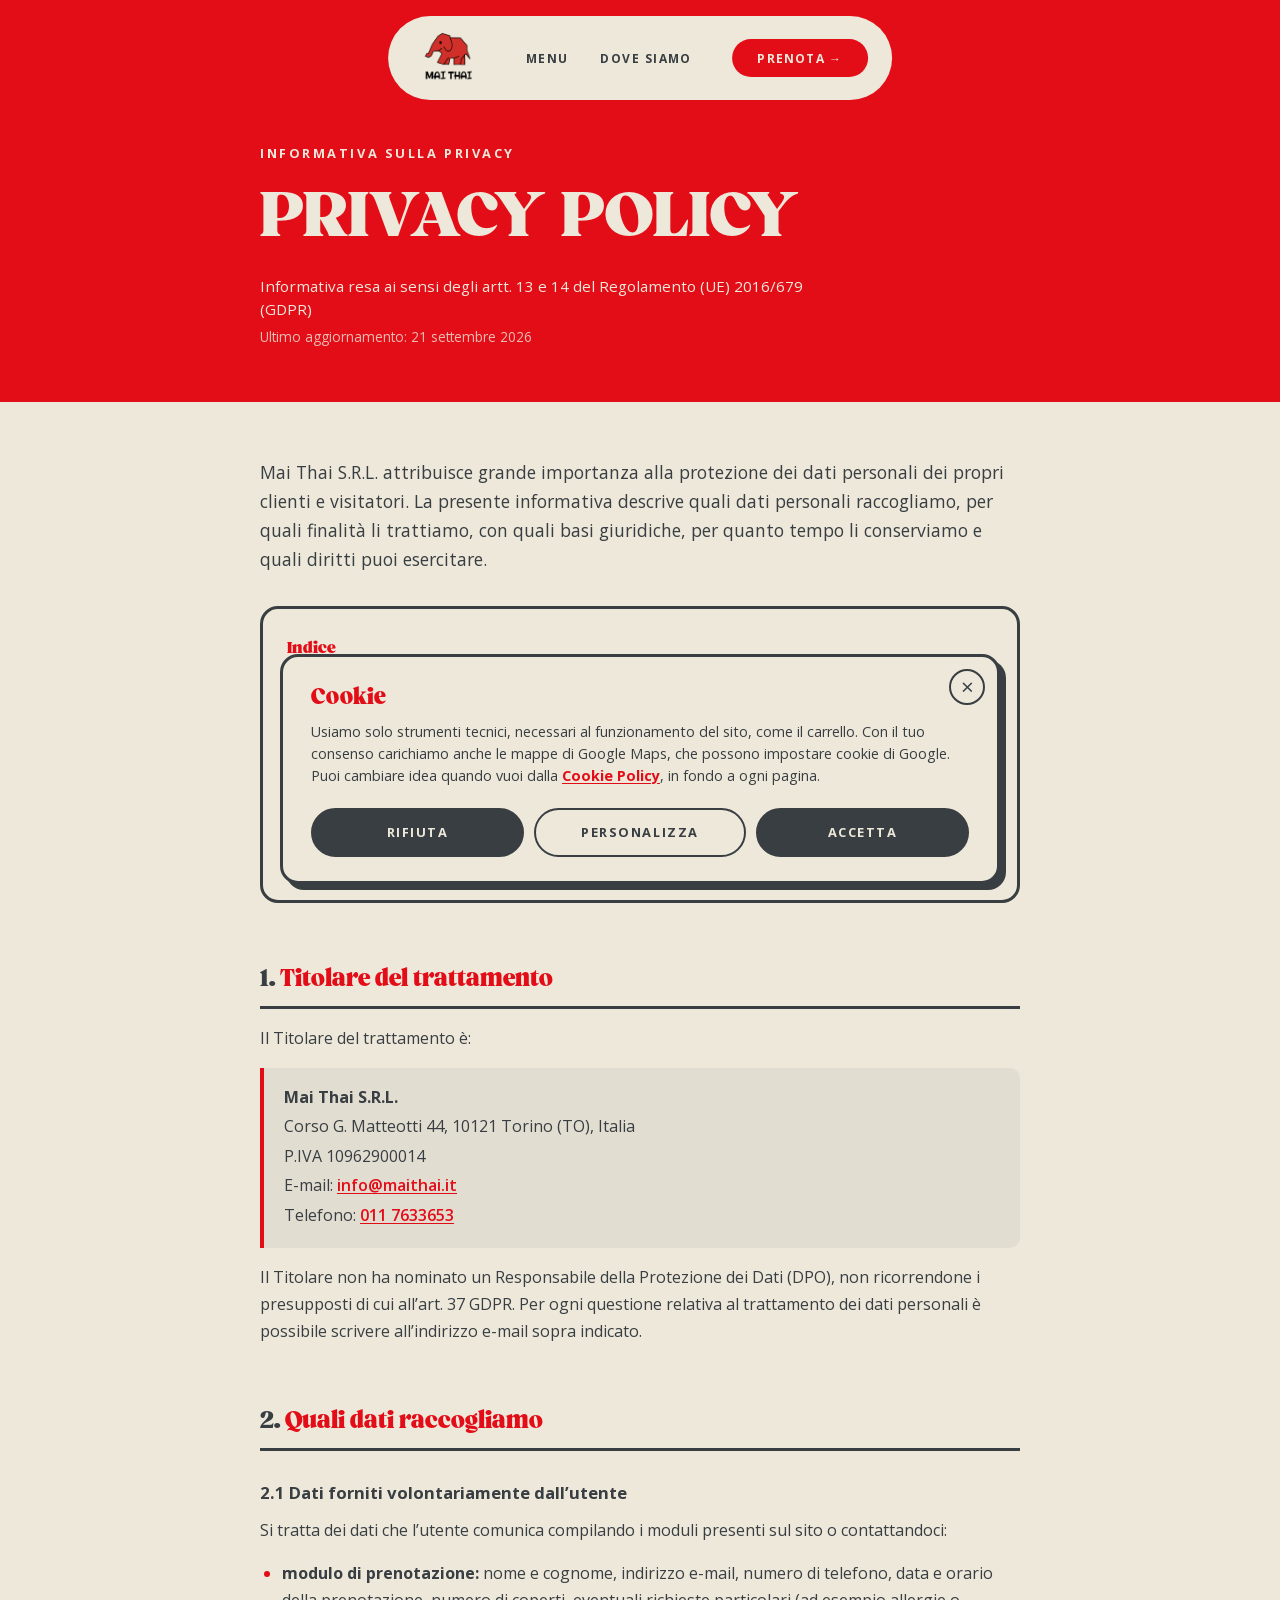
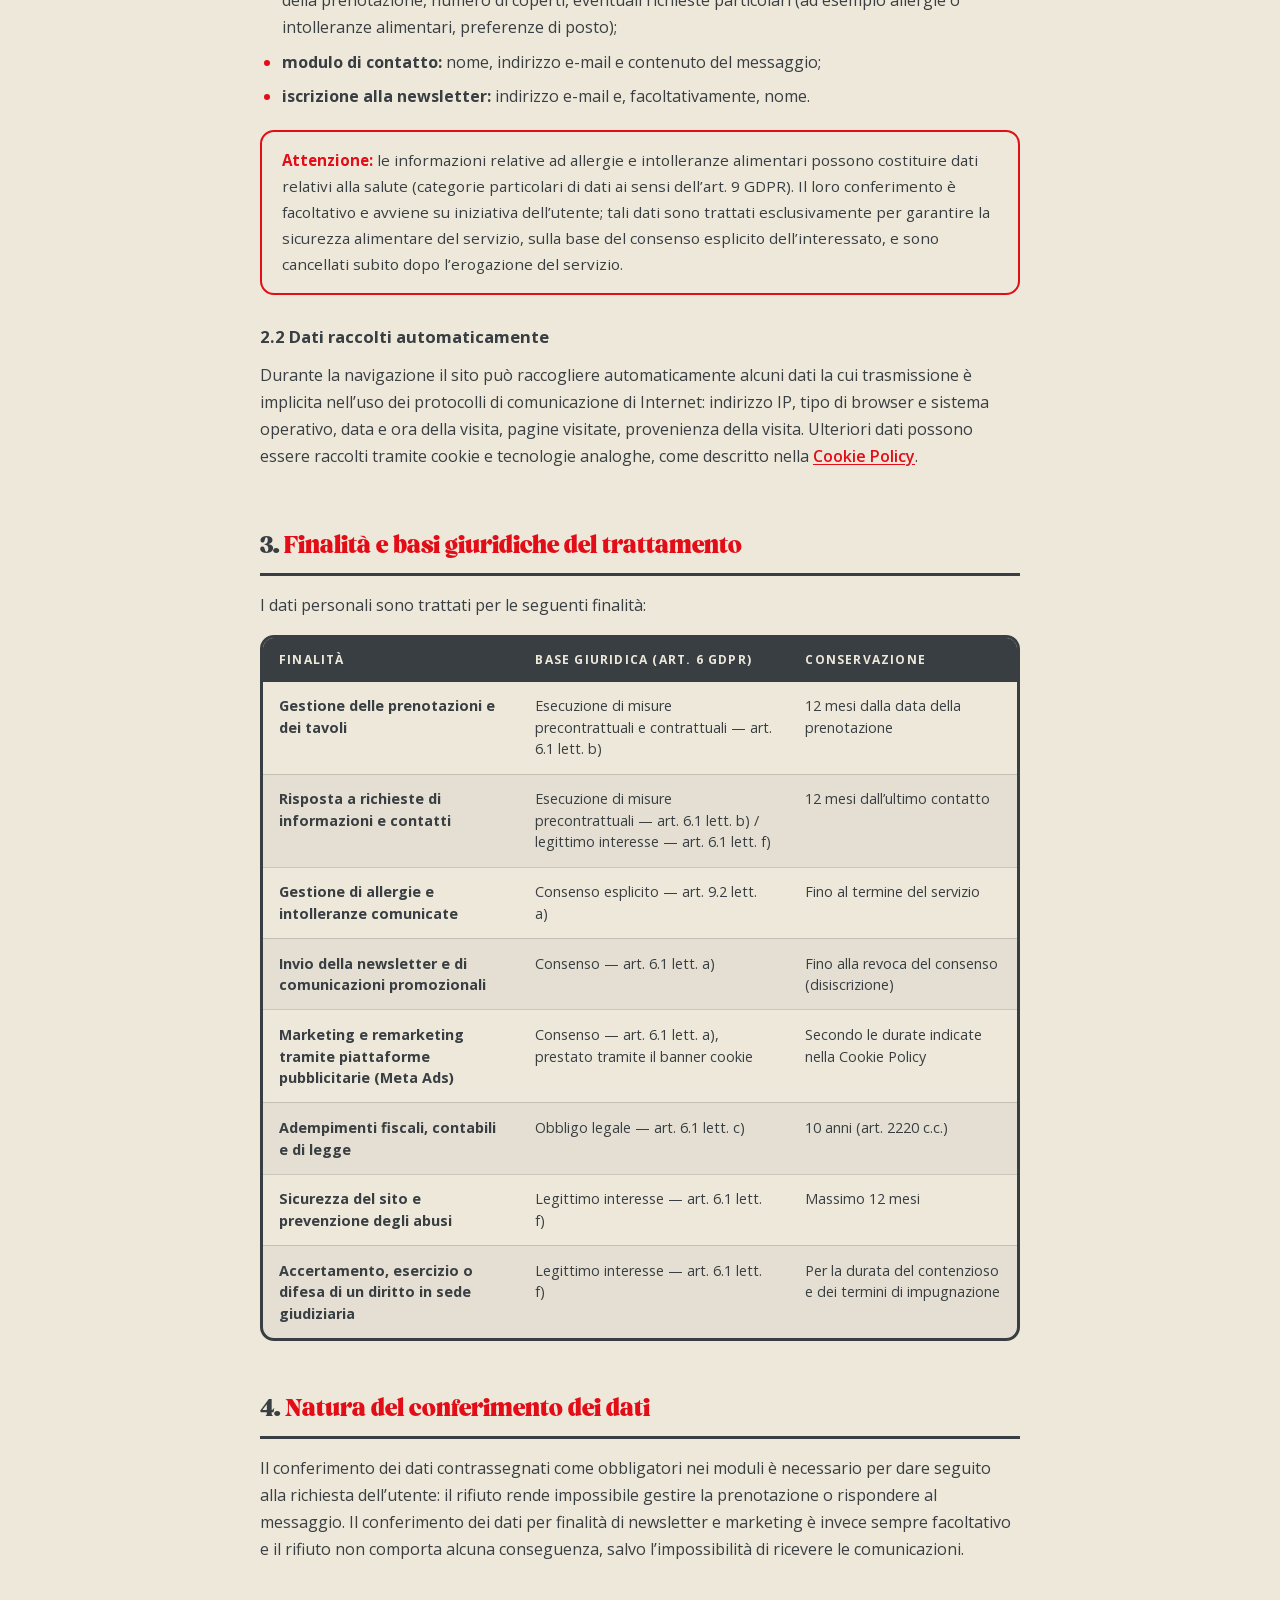
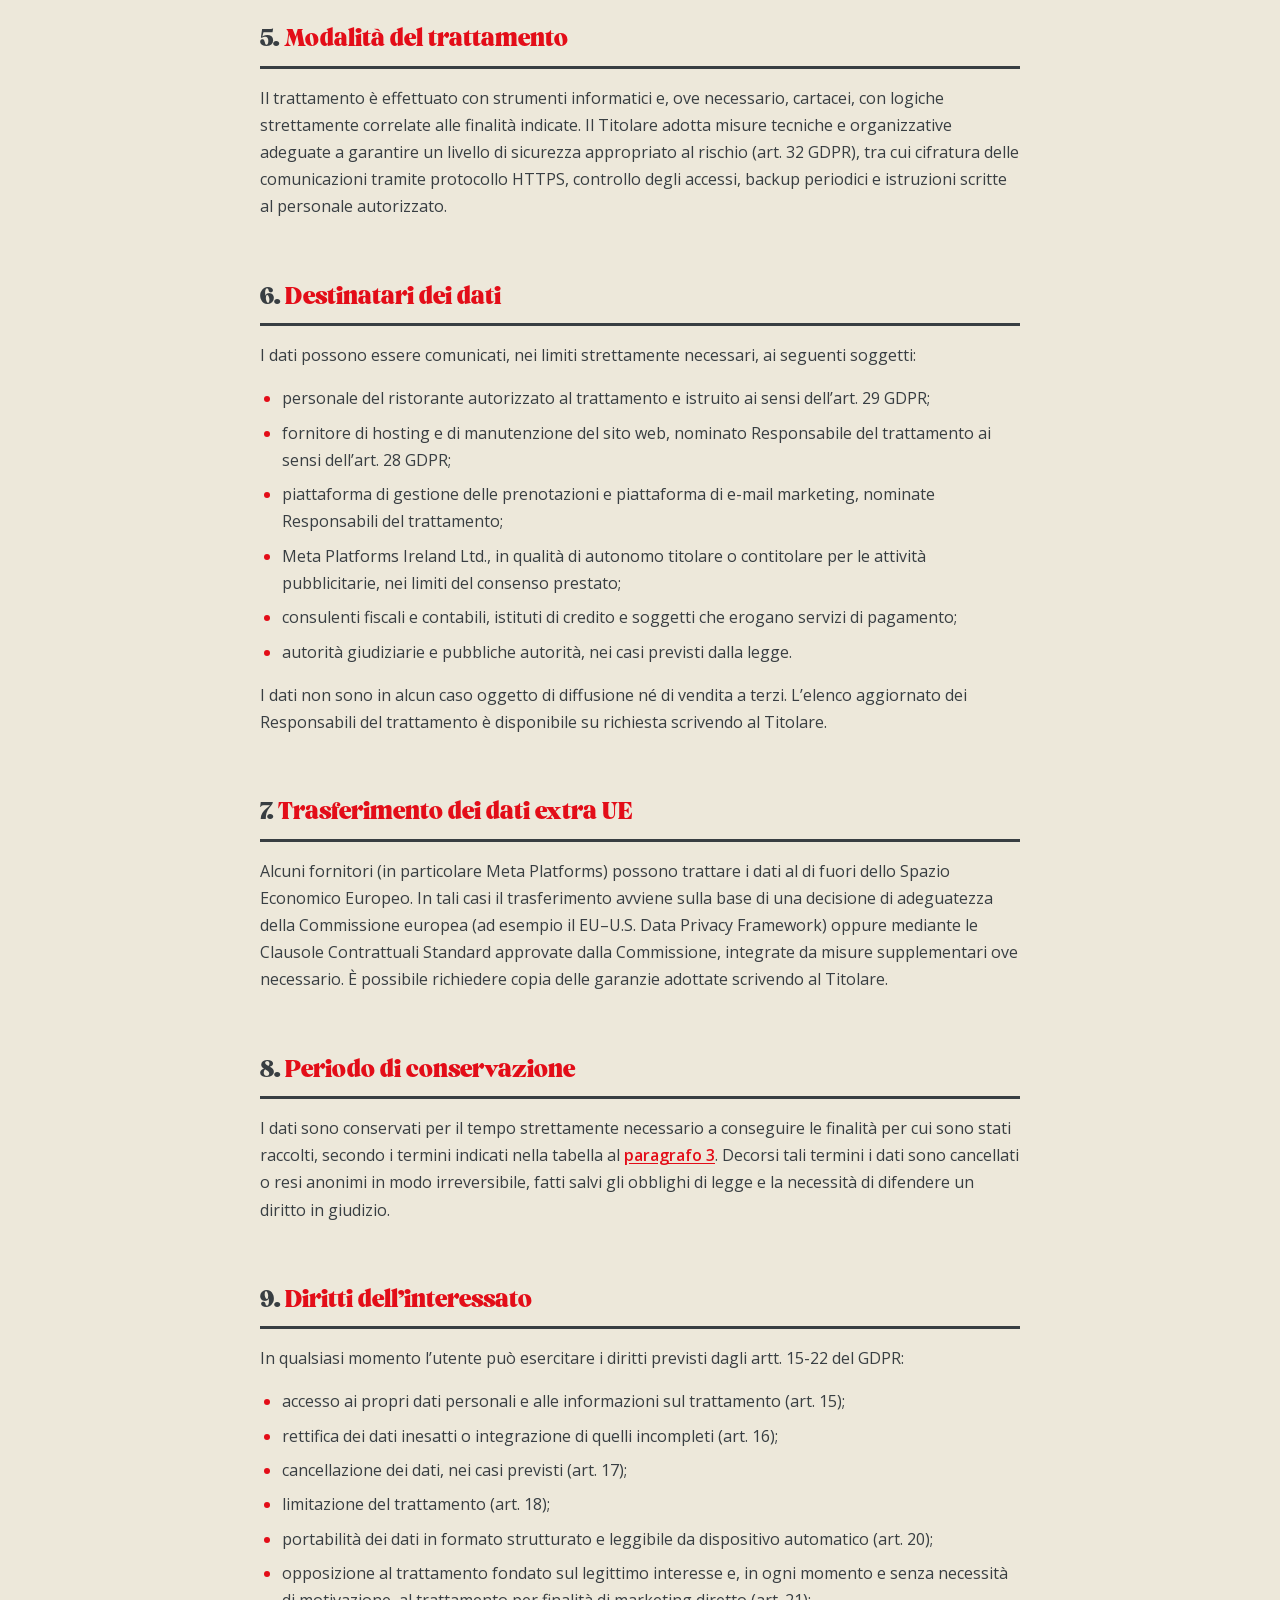
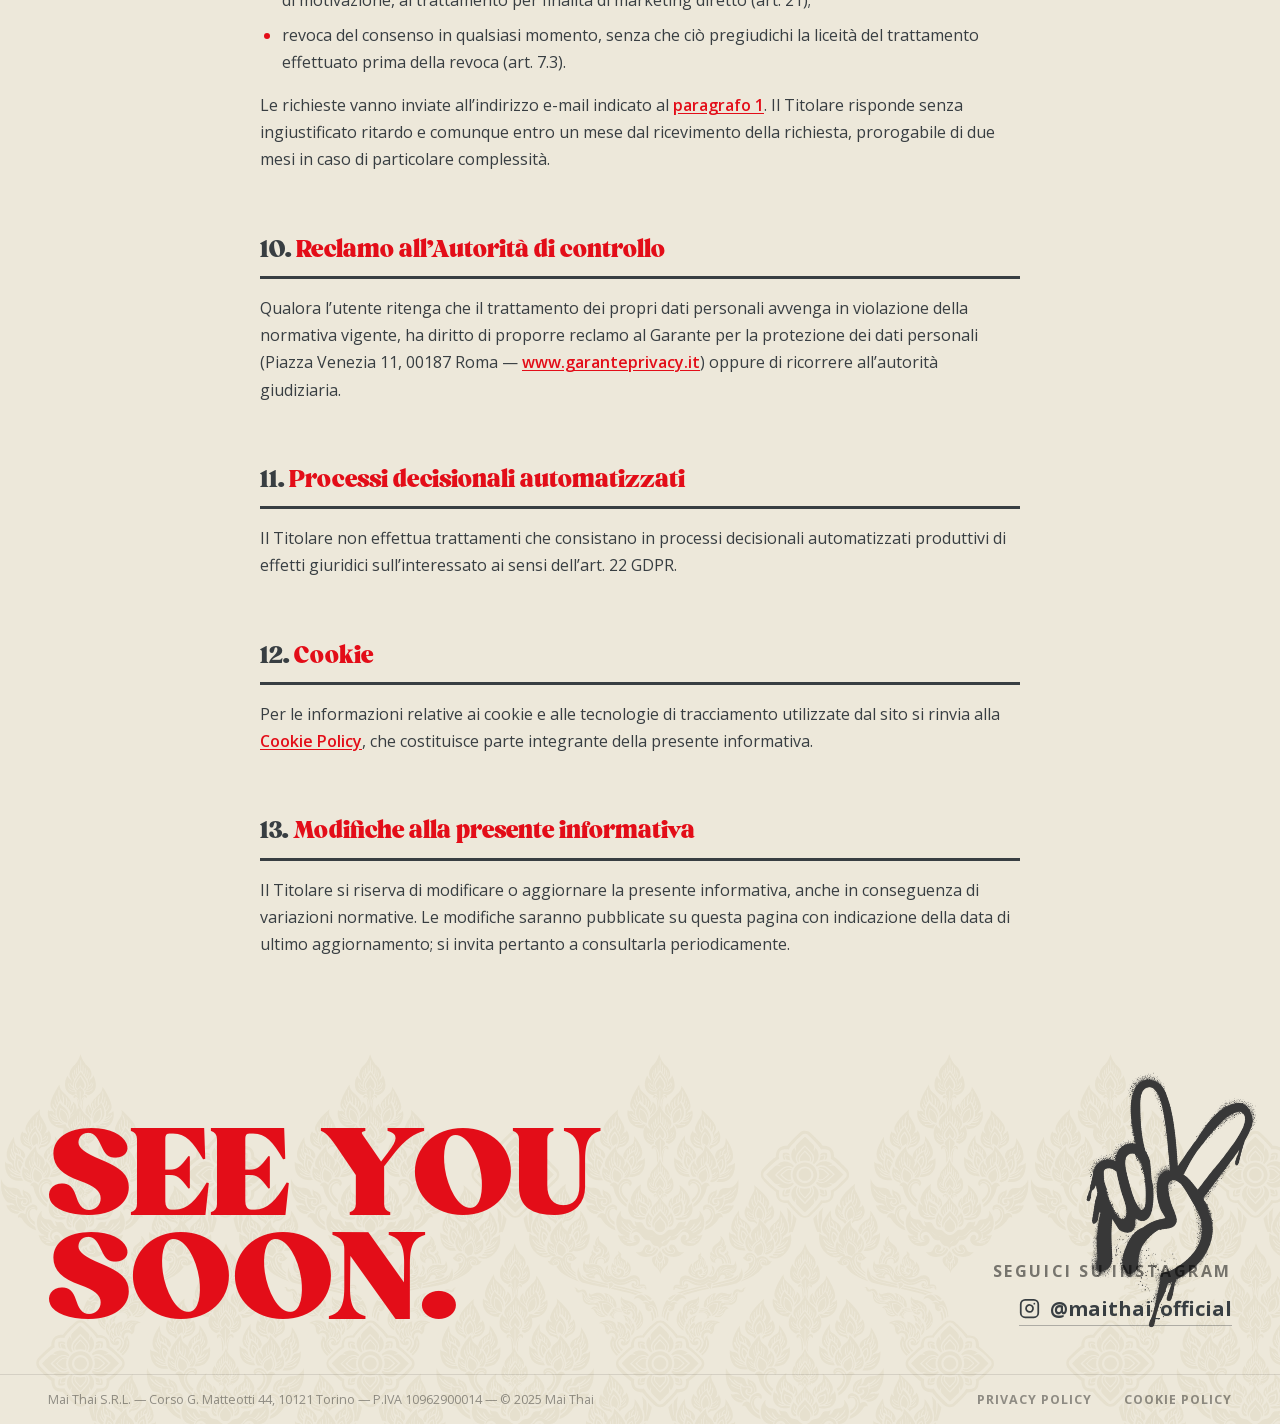
<file: privacy.html>
<!DOCTYPE html>
<html lang="it">
<head>
  <meta charset="UTF-8">
  <meta name="viewport" content="width=device-width, initial-scale=1.0">
  <title>Privacy Policy — Mai Thai</title>
  <link rel="icon" type="image/svg+xml" href="images/loghi/logo-header.svg">

  <!-- CSS -->
  <link rel="stylesheet" href="css/reset.css">
  <link rel="stylesheet" href="css/home-v3.css">
  <link rel="stylesheet" href="css/animations.css">
  <link rel="stylesheet" href="css/legal.css">
  <link rel="stylesheet" href="css/cookie.css">

</head>
<body>

  <header class="v3-header">
    <div class="v3-header__inner">
      <a href="index.html" class="v3-header__logo">
        <img src="images/loghi/logoheader.png" alt="Mai Thai">
      </a>
      <nav class="v3-header__nav">
        <a href="menu.html">Menu</a>
        <a href="sedi.html">Dove siamo</a>
      </nav>
      <a href="sedi.html" class="v3-header__cta">Prenota &rarr;</a>
      <button class="v3-header__burger" aria-label="Apri menu" aria-expanded="false">
        <span></span><span></span><span></span>
      </button>
    </div>
  </header>

  <div class="v3-nav-mobile" id="v3-nav-mobile">
    <div class="v3-nav-mobile__inner">
      <a href="menu.html">Menu</a>
      <a href="sedi.html">Dove siamo</a>
      <a href="sedi.html" class="v3-nav-mobile__cta">Prenota &rarr;</a>
    </div>
  </div>

  <!-- Intestazione -->
  <section class="legal-hero">
    <div class="legal-hero__inner">
      <p class="legal-hero__label">Informativa sulla Privacy</p>
      <h1 class="legal-hero__title">Privacy Policy</h1>
      <p class="legal-hero__sub">Informativa resa ai sensi degli artt. 13 e 14 del Regolamento (UE) 2016/679 (GDPR)</p>
      <p class="legal-hero__data">Ultimo aggiornamento: <time datetime="2026-09-21">21 settembre 2026</time></p>
    </div>
  </section>

  <main class="legal">
    <article class="legal__body">

      <p class="legal__intro">Mai Thai S.R.L. attribuisce grande importanza alla protezione dei dati personali dei propri clienti e visitatori. La presente informativa descrive quali dati personali raccogliamo, per quali finalità li trattiamo, con quali basi giuridiche, per quanto tempo li conserviamo e quali diritti puoi esercitare.</p>

      <!-- Indice -->
      <nav class="legal__indice" aria-label="Indice">
        <p class="legal__indice-titolo">Indice</p>
        <ol>
          <li><a href="#titolare">Titolare del trattamento</a></li>
          <li><a href="#dati">Quali dati raccogliamo</a></li>
          <li><a href="#finalita">Finalità e basi giuridiche del trattamento</a></li>
          <li><a href="#conferimento">Natura del conferimento dei dati</a></li>
          <li><a href="#modalita">Modalità del trattamento</a></li>
          <li><a href="#destinatari">Destinatari dei dati</a></li>
          <li><a href="#extra-ue">Trasferimento dei dati extra UE</a></li>
          <li><a href="#conservazione">Periodo di conservazione</a></li>
          <li><a href="#diritti">Diritti dell’interessato</a></li>
          <li><a href="#reclamo">Reclamo all’Autorità di controllo</a></li>
          <li><a href="#automatizzati">Processi decisionali automatizzati</a></li>
          <li><a href="#cookie">Cookie</a></li>
          <li><a href="#modifiche">Modifiche alla presente informativa</a></li>
        </ol>
      </nav>

      <section class="legal__sezione" id="titolare">
        <h2><span class="legal__num">1.</span> Titolare del trattamento</h2>
        <p>Il Titolare del trattamento è:</p>
        <ul class="legal__scheda">
          <li><strong>Mai Thai S.R.L.</strong></li>
          <li>Corso G. Matteotti 44, 10121 Torino (TO), Italia</li>
          <li>P.IVA 10962900014</li>
          <li>E-mail: <a href="mailto:info@maithai.it">info@maithai.it</a></li>
          <li>Telefono: <a href="tel:0117633653">011 7633653</a></li>
        </ul>
        <p>Il Titolare non ha nominato un Responsabile della Protezione dei Dati (DPO), non ricorrendone i presupposti di cui all’art. 37 GDPR. Per ogni questione relativa al trattamento dei dati personali è possibile scrivere all’indirizzo e-mail sopra indicato.</p>
      </section>

      <section class="legal__sezione" id="dati">
        <h2><span class="legal__num">2.</span> Quali dati raccogliamo</h2>

        <h3>2.1 Dati forniti volontariamente dall’utente</h3>
        <p>Si tratta dei dati che l’utente comunica compilando i moduli presenti sul sito o contattandoci:</p>
        <ul>
          <li><strong>modulo di prenotazione:</strong> nome e cognome, indirizzo e-mail, numero di telefono, data e orario della prenotazione, numero di coperti, eventuali richieste particolari (ad esempio allergie o intolleranze alimentari, preferenze di posto);</li>
          <li><strong>modulo di contatto:</strong> nome, indirizzo e-mail e contenuto del messaggio;</li>
          <li><strong>iscrizione alla newsletter:</strong> indirizzo e-mail e, facoltativamente, nome.</li>
        </ul>
        <div class="legal__avviso">
          <p><strong>Attenzione:</strong> le informazioni relative ad allergie e intolleranze alimentari possono costituire dati relativi alla salute (categorie particolari di dati ai sensi dell’art. 9 GDPR). Il loro conferimento è facoltativo e avviene su iniziativa dell’utente; tali dati sono trattati esclusivamente per garantire la sicurezza alimentare del servizio, sulla base del consenso esplicito dell’interessato, e sono cancellati subito dopo l’erogazione del servizio.</p>
        </div>

        <h3>2.2 Dati raccolti automaticamente</h3>
        <p>Durante la navigazione il sito può raccogliere automaticamente alcuni dati la cui trasmissione è implicita nell’uso dei protocolli di comunicazione di Internet: indirizzo IP, tipo di browser e sistema operativo, data e ora della visita, pagine visitate, provenienza della visita. Ulteriori dati possono essere raccolti tramite cookie e tecnologie analoghe, come descritto nella <a href="cookie-policy.html">Cookie Policy</a>.</p>
      </section>

      <section class="legal__sezione" id="finalita">
        <h2><span class="legal__num">3.</span> Finalità e basi giuridiche del trattamento</h2>
        <p>I dati personali sono trattati per le seguenti finalità:</p>

        <!-- Su mobile ogni riga diventa una scheda: le intestazioni
             ricompaiono accanto ai valori grazie a data-label -->
        <table class="legal__tabella">
          <thead>
            <tr>
              <th scope="col">Finalità</th>
              <th scope="col">Base giuridica (art. 6 GDPR)</th>
              <th scope="col">Conservazione</th>
            </tr>
          </thead>
          <tbody>
            <tr>
              <th scope="row">Gestione delle prenotazioni e dei tavoli</th>
              <td data-label="Base giuridica">Esecuzione di misure precontrattuali e contrattuali — art. 6.1 lett. b)</td>
              <td data-label="Conservazione">12 mesi dalla data della prenotazione</td>
            </tr>
            <tr>
              <th scope="row">Risposta a richieste di informazioni e contatti</th>
              <td data-label="Base giuridica">Esecuzione di misure precontrattuali — art. 6.1 lett. b) / legittimo interesse — art. 6.1 lett. f)</td>
              <td data-label="Conservazione">12 mesi dall’ultimo contatto</td>
            </tr>
            <tr>
              <th scope="row">Gestione di allergie e intolleranze comunicate</th>
              <td data-label="Base giuridica">Consenso esplicito — art. 9.2 lett. a)</td>
              <td data-label="Conservazione">Fino al termine del servizio</td>
            </tr>
            <tr>
              <th scope="row">Invio della newsletter e di comunicazioni promozionali</th>
              <td data-label="Base giuridica">Consenso — art. 6.1 lett. a)</td>
              <td data-label="Conservazione">Fino alla revoca del consenso (disiscrizione)</td>
            </tr>
            <tr>
              <th scope="row">Marketing e remarketing tramite piattaforme pubblicitarie (Meta Ads)</th>
              <td data-label="Base giuridica">Consenso — art. 6.1 lett. a), prestato tramite il banner cookie</td>
              <td data-label="Conservazione">Secondo le durate indicate nella Cookie Policy</td>
            </tr>
            <tr>
              <th scope="row">Adempimenti fiscali, contabili e di legge</th>
              <td data-label="Base giuridica">Obbligo legale — art. 6.1 lett. c)</td>
              <td data-label="Conservazione">10 anni (art. 2220 c.c.)</td>
            </tr>
            <tr>
              <th scope="row">Sicurezza del sito e prevenzione degli abusi</th>
              <td data-label="Base giuridica">Legittimo interesse — art. 6.1 lett. f)</td>
              <td data-label="Conservazione">Massimo 12 mesi</td>
            </tr>
            <tr>
              <th scope="row">Accertamento, esercizio o difesa di un diritto in sede giudiziaria</th>
              <td data-label="Base giuridica">Legittimo interesse — art. 6.1 lett. f)</td>
              <td data-label="Conservazione">Per la durata del contenzioso e dei termini di impugnazione</td>
            </tr>
          </tbody>
        </table>
      </section>

      <section class="legal__sezione" id="conferimento">
        <h2><span class="legal__num">4.</span> Natura del conferimento dei dati</h2>
        <p>Il conferimento dei dati contrassegnati come obbligatori nei moduli è necessario per dare seguito alla richiesta dell’utente: il rifiuto rende impossibile gestire la prenotazione o rispondere al messaggio. Il conferimento dei dati per finalità di newsletter e marketing è invece sempre facoltativo e il rifiuto non comporta alcuna conseguenza, salvo l’impossibilità di ricevere le comunicazioni.</p>
      </section>

      <section class="legal__sezione" id="modalita">
        <h2><span class="legal__num">5.</span> Modalità del trattamento</h2>
        <p>Il trattamento è effettuato con strumenti informatici e, ove necessario, cartacei, con logiche strettamente correlate alle finalità indicate. Il Titolare adotta misure tecniche e organizzative adeguate a garantire un livello di sicurezza appropriato al rischio (art. 32 GDPR), tra cui cifratura delle comunicazioni tramite protocollo HTTPS, controllo degli accessi, backup periodici e istruzioni scritte al personale autorizzato.</p>
      </section>

      <section class="legal__sezione" id="destinatari">
        <h2><span class="legal__num">6.</span> Destinatari dei dati</h2>
        <p>I dati possono essere comunicati, nei limiti strettamente necessari, ai seguenti soggetti:</p>
        <ul>
          <li>personale del ristorante autorizzato al trattamento e istruito ai sensi dell’art. 29 GDPR;</li>
          <li>fornitore di hosting e di manutenzione del sito web, nominato Responsabile del trattamento ai sensi dell’art. 28 GDPR;</li>
          <li>piattaforma di gestione delle prenotazioni e piattaforma di e-mail marketing, nominate Responsabili del trattamento;</li>
          <li>Meta Platforms Ireland Ltd., in qualità di autonomo titolare o contitolare per le attività pubblicitarie, nei limiti del consenso prestato;</li>
          <li>consulenti fiscali e contabili, istituti di credito e soggetti che erogano servizi di pagamento;</li>
          <li>autorità giudiziarie e pubbliche autorità, nei casi previsti dalla legge.</li>
        </ul>
        <p>I dati non sono in alcun caso oggetto di diffusione né di vendita a terzi. L’elenco aggiornato dei Responsabili del trattamento è disponibile su richiesta scrivendo al Titolare.</p>
      </section>

      <section class="legal__sezione" id="extra-ue">
        <h2><span class="legal__num">7.</span> Trasferimento dei dati extra UE</h2>
        <p>Alcuni fornitori (in particolare Meta Platforms) possono trattare i dati al di fuori dello Spazio Economico Europeo. In tali casi il trasferimento avviene sulla base di una decisione di adeguatezza della Commissione europea (ad esempio il EU–U.S. Data Privacy Framework) oppure mediante le Clausole Contrattuali Standard approvate dalla Commissione, integrate da misure supplementari ove necessario. È possibile richiedere copia delle garanzie adottate scrivendo al Titolare.</p>
      </section>

      <section class="legal__sezione" id="conservazione">
        <h2><span class="legal__num">8.</span> Periodo di conservazione</h2>
        <p>I dati sono conservati per il tempo strettamente necessario a conseguire le finalità per cui sono stati raccolti, secondo i termini indicati nella tabella al <a href="#finalita">paragrafo 3</a>. Decorsi tali termini i dati sono cancellati o resi anonimi in modo irreversibile, fatti salvi gli obblighi di legge e la necessità di difendere un diritto in giudizio.</p>
      </section>

      <section class="legal__sezione" id="diritti">
        <h2><span class="legal__num">9.</span> Diritti dell’interessato</h2>
        <p>In qualsiasi momento l’utente può esercitare i diritti previsti dagli artt. 15-22 del GDPR:</p>
        <ul>
          <li>accesso ai propri dati personali e alle informazioni sul trattamento (art. 15);</li>
          <li>rettifica dei dati inesatti o integrazione di quelli incompleti (art. 16);</li>
          <li>cancellazione dei dati, nei casi previsti (art. 17);</li>
          <li>limitazione del trattamento (art. 18);</li>
          <li>portabilità dei dati in formato strutturato e leggibile da dispositivo automatico (art. 20);</li>
          <li>opposizione al trattamento fondato sul legittimo interesse e, in ogni momento e senza necessità di motivazione, al trattamento per finalità di marketing diretto (art. 21);</li>
          <li>revoca del consenso in qualsiasi momento, senza che ciò pregiudichi la liceità del trattamento effettuato prima della revoca (art. 7.3).</li>
        </ul>
        <p>Le richieste vanno inviate all’indirizzo e-mail indicato al <a href="#titolare">paragrafo 1</a>. Il Titolare risponde senza ingiustificato ritardo e comunque entro un mese dal ricevimento della richiesta, prorogabile di due mesi in caso di particolare complessità.</p>
      </section>

      <section class="legal__sezione" id="reclamo">
        <h2><span class="legal__num">10.</span> Reclamo all’Autorità di controllo</h2>
        <p>Qualora l’utente ritenga che il trattamento dei propri dati personali avvenga in violazione della normativa vigente, ha diritto di proporre reclamo al Garante per la protezione dei dati personali (Piazza Venezia 11, 00187 Roma — <a href="https://www.garanteprivacy.it" target="_blank" rel="noopener">www.garanteprivacy.it</a>) oppure di ricorrere all’autorità giudiziaria.</p>
      </section>

      <section class="legal__sezione" id="automatizzati">
        <h2><span class="legal__num">11.</span> Processi decisionali automatizzati</h2>
        <p>Il Titolare non effettua trattamenti che consistano in processi decisionali automatizzati produttivi di effetti giuridici sull’interessato ai sensi dell’art. 22 GDPR.</p>
      </section>

      <section class="legal__sezione" id="cookie">
        <h2><span class="legal__num">12.</span> Cookie</h2>
        <p>Per le informazioni relative ai cookie e alle tecnologie di tracciamento utilizzate dal sito si rinvia alla <a href="cookie-policy.html">Cookie Policy</a>, che costituisce parte integrante della presente informativa.</p>
      </section>

      <section class="legal__sezione" id="modifiche">
        <h2><span class="legal__num">13.</span> Modifiche alla presente informativa</h2>
        <p>Il Titolare si riserva di modificare o aggiornare la presente informativa, anche in conseguenza di variazioni normative. Le modifiche saranno pubblicate su questa pagina con indicazione della data di ultimo aggiornamento; si invita pertanto a consultarla periodicamente.</p>
      </section>

    </article>
  </main>

  <footer class="v3-footer">

    <div class="v3-footer__main">
      <h2 class="v3-footer__headline">See you<br>soon.</h2>
      <img src="images/grafiche/grafiti/HAND.png" alt="" class="v3-graffiti v3-graffiti--smile-footer" aria-hidden="true">
      <div class="v3-footer__social">
        <p class="v3-footer__social-label">Seguici su Instagram</p>
        <a href="https://www.instagram.com/maithai_official/" target="_blank" rel="noopener" class="v3-footer__social-handle">
          <svg width="18" height="18" viewBox="0 0 24 24" fill="none" stroke="currentColor" stroke-width="2" stroke-linecap="round" stroke-linejoin="round"><rect x="2" y="2" width="20" height="20" rx="5" ry="5"/><path d="M16 11.37A4 4 0 1 1 12.63 8 4 4 0 0 1 16 11.37z"/><line x1="17.5" y1="6.5" x2="17.51" y2="6.5"/></svg>
          @maithai_official
        </a>
      </div>
    </div>

    <div class="v3-footer__bottom">
      <p class="v3-footer__legal">Mai Thai S.R.L. &mdash; Corso G. Matteotti 44, 10121 Torino &mdash; P.IVA 10962900014 &mdash; &copy; 2025 Mai Thai</p>
      <div class="v3-footer__bottom-links">
        <a href="privacy.html" aria-current="page">Privacy Policy</a>
        <a href="cookie-policy.html">Cookie Policy</a>
      </div>
    </div>

  </footer>

  <div id="page-loader">
    <img src="images/loghi/logo-header-dark.svg" alt="Mai Thai">
  </div>

  <button class="scroll-top" aria-label="Torna in cima">
    <svg xmlns="http://www.w3.org/2000/svg" viewBox="0 0 24 24" fill="none" stroke="currentColor" stroke-width="2.5" stroke-linecap="round" stroke-linejoin="round"><polyline points="18 15 12 9 6 15"/></svg>
  </button>

  <script src="js/cookie.js"></script>
  <script src="js/animations.js"></script>

</body>
</html>
</file>
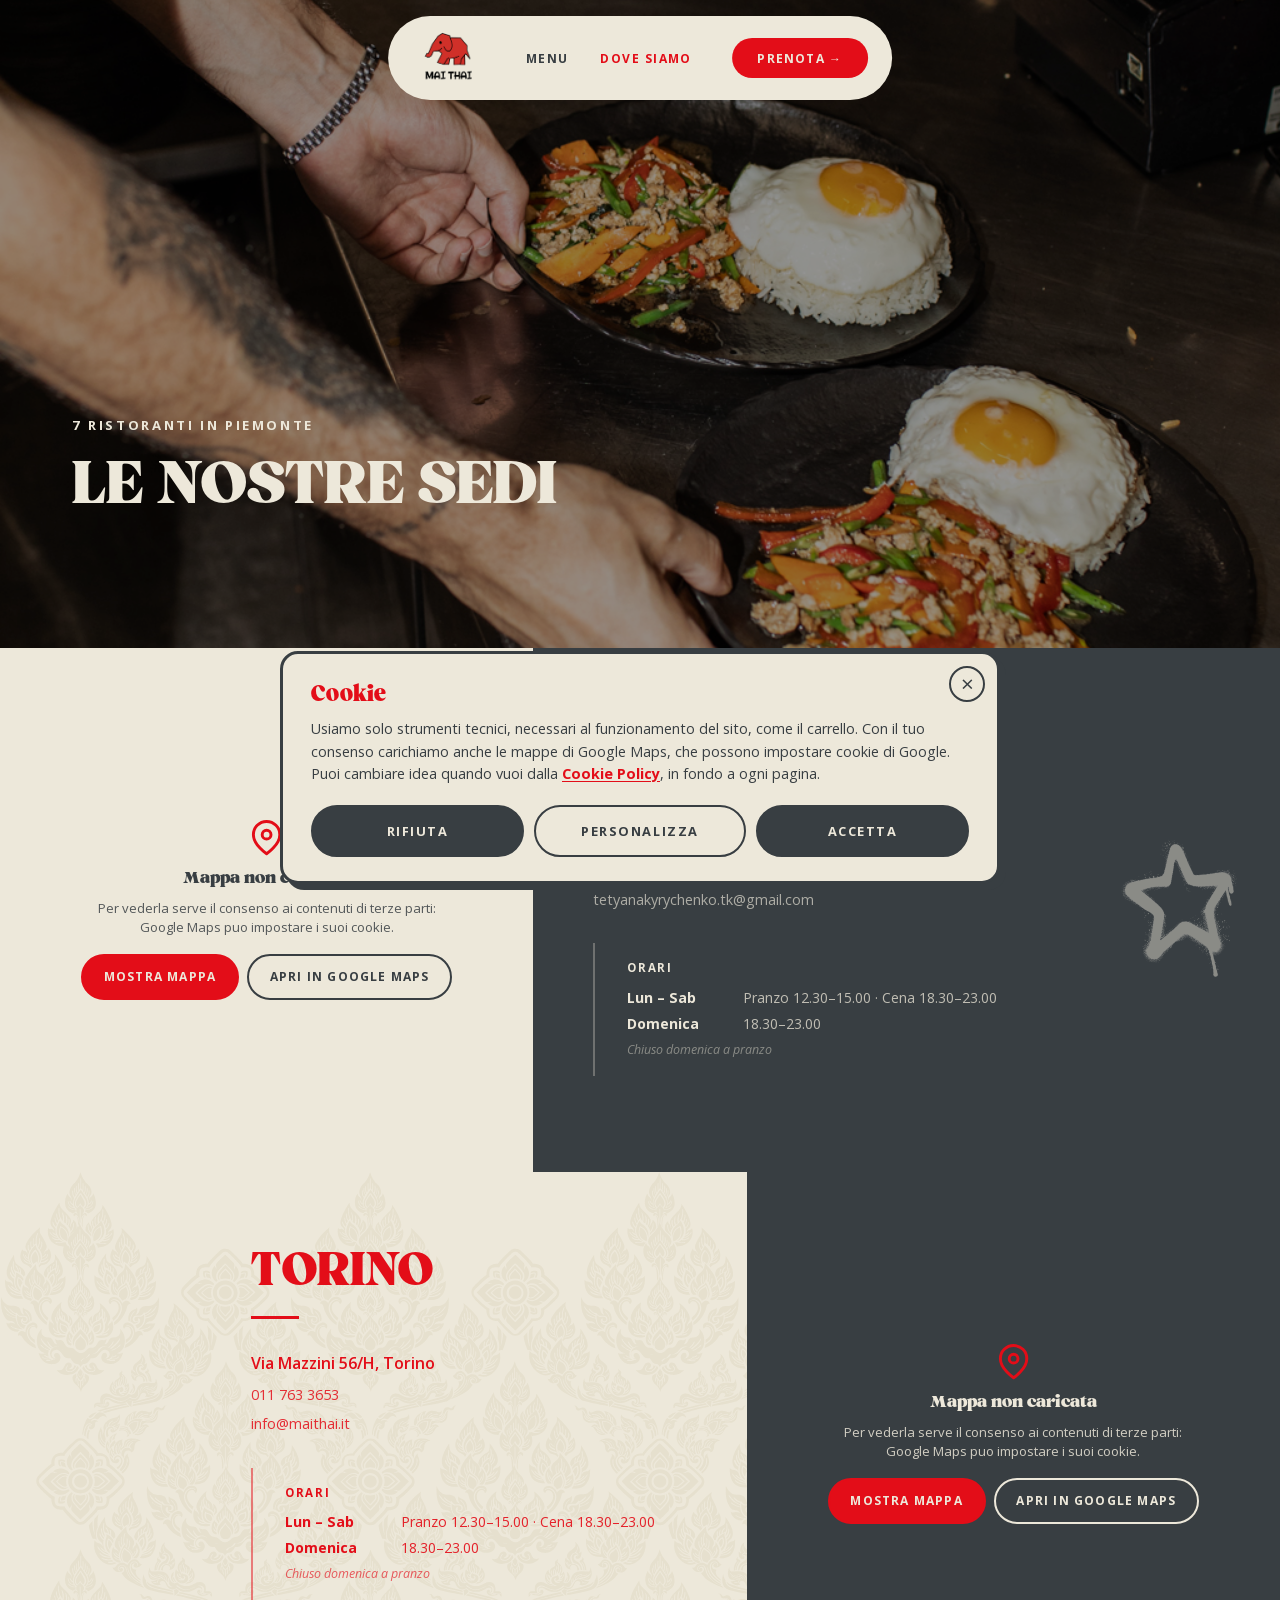
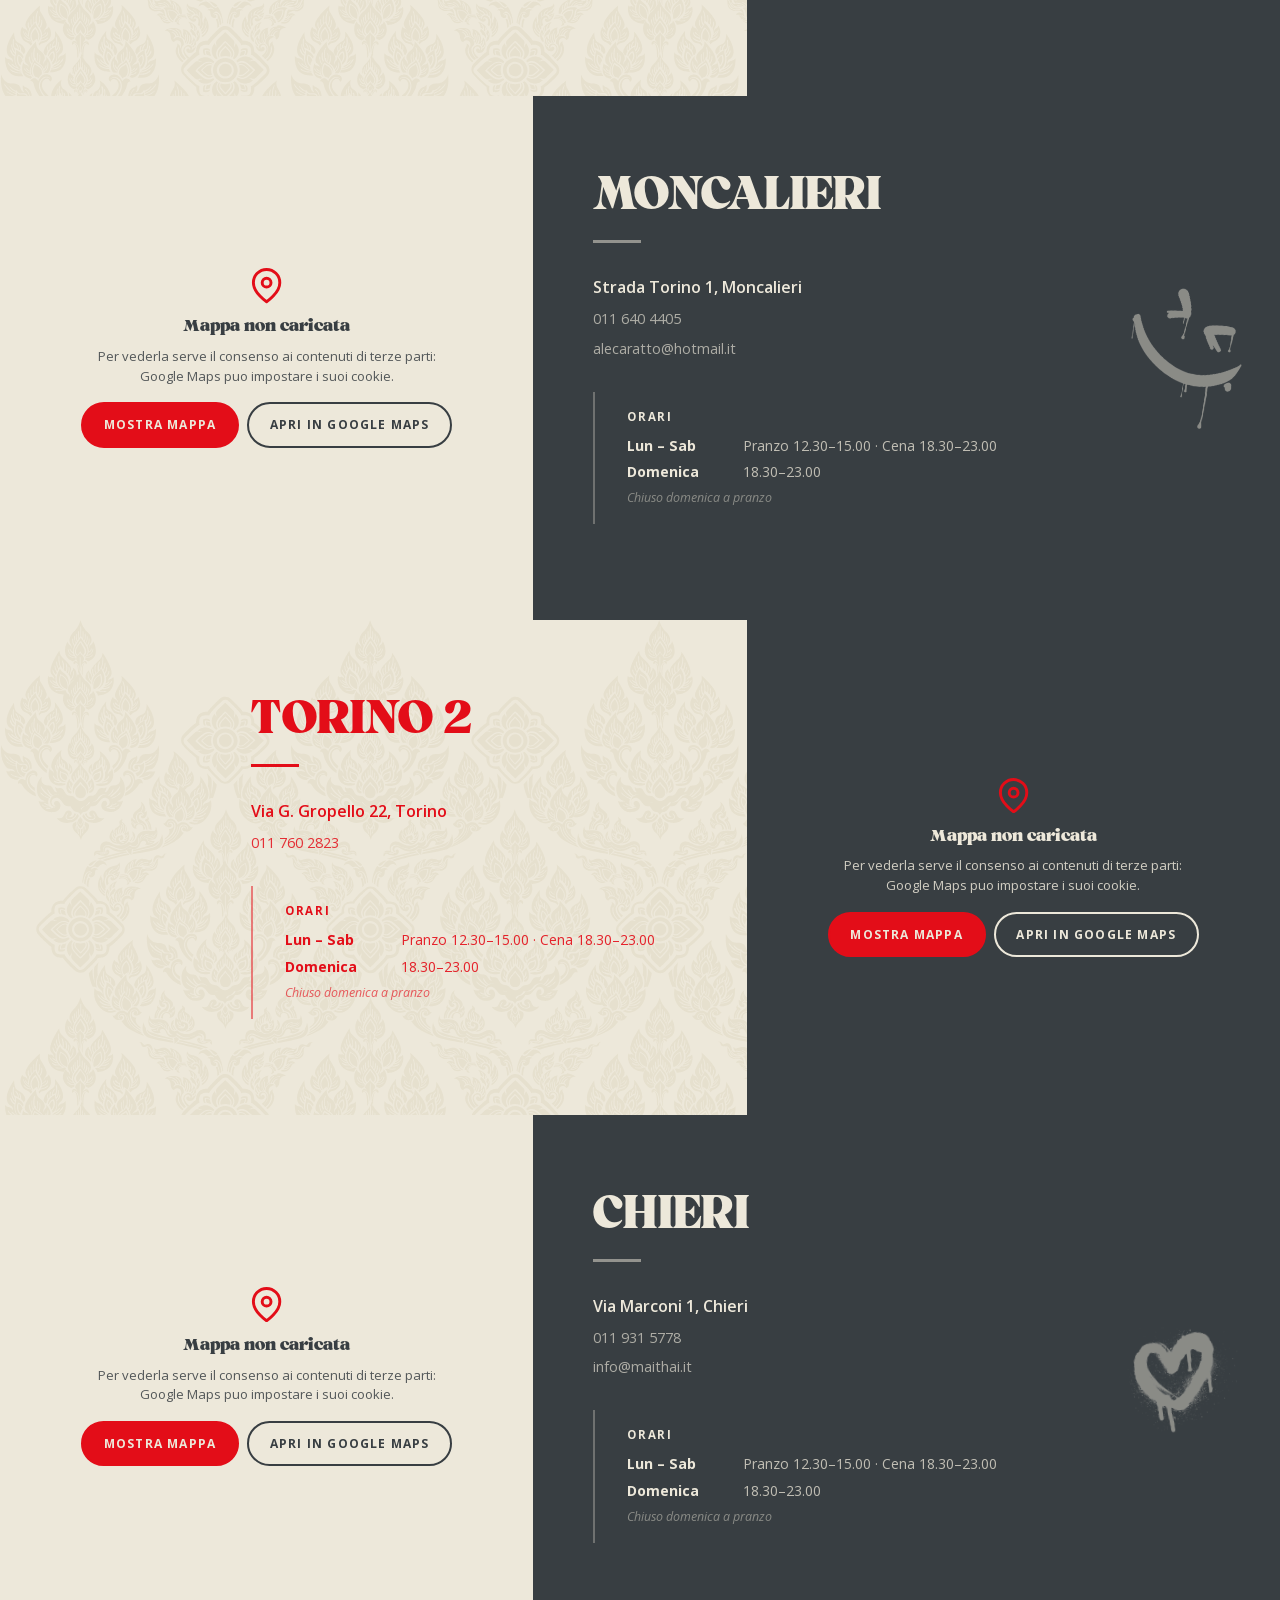
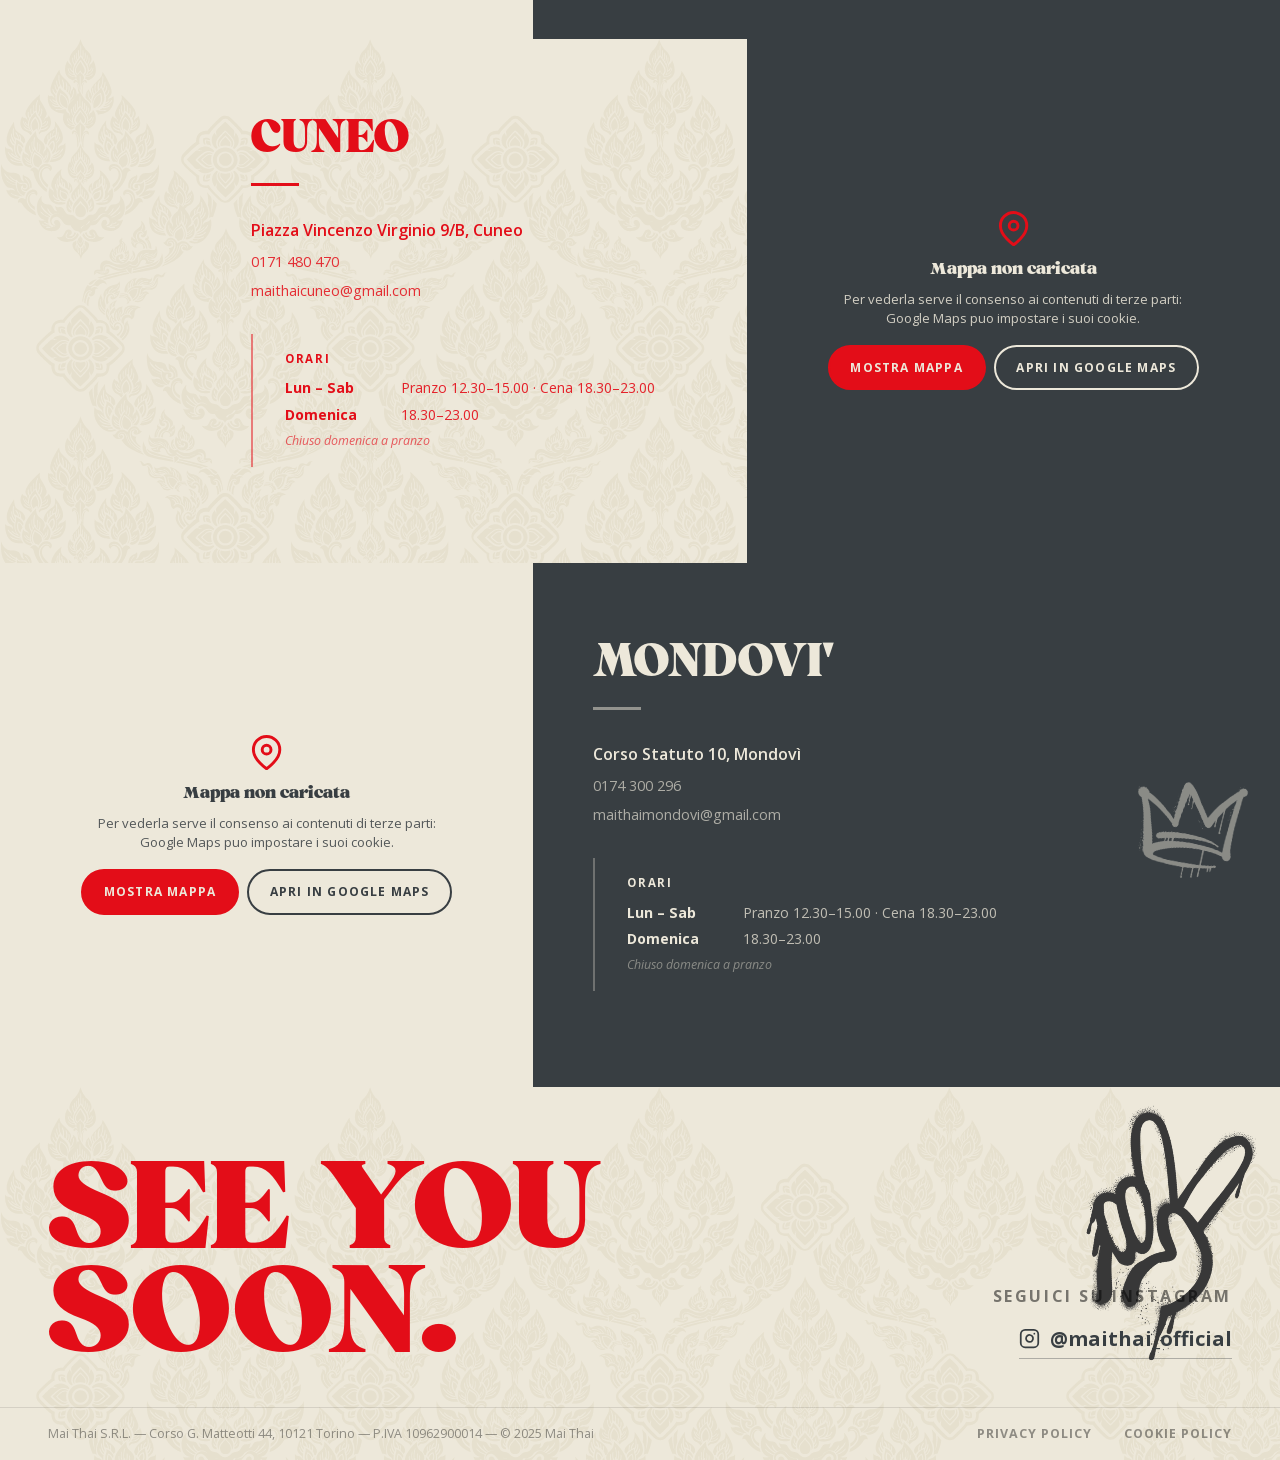
<file: sedi.html>
<!DOCTYPE html>
<html lang="it">
<head>
  <meta charset="UTF-8">
  <meta name="viewport" content="width=device-width, initial-scale=1.0">
  <title>Le Nostre Sedi — Mai Thai</title>
  <link rel="icon" type="image/svg+xml" href="images/loghi/logo-header.svg">

  <!-- CSS -->
  <link rel="stylesheet" href="css/reset.css">
  <link rel="stylesheet" href="css/base.css">
  <link rel="stylesheet" href="css/home-v3.css">
  <link rel="stylesheet" href="css/sedi-page.css">
  <link rel="stylesheet" href="css/animations.css">
  <link rel="stylesheet" href="css/cookie.css">

</head>
<body>

  <header class="v3-header">
    <div class="v3-header__inner">
      <a href="index.html" class="v3-header__logo">
        <img src="images/loghi/logoheader.png" alt="Mai Thai">
      </a>
      <nav class="v3-header__nav">
        <a href="menu.html">Menu</a>
        <a href="sedi.html" class="active">Dove siamo</a>
      </nav>
      <a href="sedi.html" class="v3-header__cta">Prenota &rarr;</a>
      <button class="v3-header__burger" aria-label="Apri menu" aria-expanded="false">
        <span></span><span></span><span></span>
      </button>
    </div>
  </header>

  <div class="v3-nav-mobile" id="v3-nav-mobile">
    <div class="v3-nav-mobile__inner">
      <a href="menu.html">Menu</a>
      <a href="sedi.html" class="active">Dove siamo</a>
      <a href="sedi.html" class="v3-nav-mobile__cta">Prenota &rarr;</a>
    </div>
  </div>

  <!-- Hero -->
  <section class="sp-hero">
    <div class="container">
      <p class="sp-hero__label">7 ristoranti in Piemonte</p>
      <h1 class="sp-hero__title">Le nostre sedi</h1>
    </div>
  </section>

  <main class="sp-main">

    <!-- ===== RIVOLI ===== -->
    <section class="sede-block sede-block--alt" id="rivoli">
      <img src="images/grafiche/grafiti/stellina-beige.png" alt="" class="sede__graffito sede__graffito--1" aria-hidden="true">
      <div class="sede-block__inner">

        <div class="sede__text">
          <h2 class="sede__name">Rivoli</h2>
          <div class="sede__divider"></div>
          <div class="sede__info">
            <p class="sede__address">Corso Susa 12/D, Rivoli</p>
            <a href="tel:01119215352" class="sede__phone">011 921 5352</a>
            <a href="mailto:tetyanakyrychenko.tk@gmail.com" class="sede__email">tetyanakyrychenko.tk@gmail.com</a>
          </div>
          <div class="sede__hours">
            <p class="sede__hours-label">Orari</p>
            <p class="sede__hours-row"><span>Lun – Sab</span> Pranzo 12.30–15.00 · Cena 18.30–23.00</p>
            <p class="sede__hours-row"><span>Domenica</span> 18.30–23.00</p>
            <p class="sede__hours-note">Chiuso domenica a pranzo</p>
          </div>
        </div>

        <div class="sede__map">
          <iframe
            data-src="https://maps.google.com/maps?q=Corso+Susa+12/D,+Rivoli,+TO,+Italy&output=embed&hl=it"
            width="100%" height="100%" style="border:0"
            allowfullscreen="" loading="lazy"
            referrerpolicy="no-referrer-when-downgrade"
            title="Mappa sede Rivoli">
          </iframe>
        </div>

      </div>
    </section>

    <!-- ===== TORINO ===== -->
    <section class="sede-block" id="torino">
      <div class="sede-block__inner">

        <div class="sede__text">
          <h2 class="sede__name">Torino</h2>
          <div class="sede__divider"></div>
          <div class="sede__info">
            <p class="sede__address">Via Mazzini 56/H, Torino</p>
            <a href="tel:0117633653" class="sede__phone">011 763 3653</a>
            <a href="mailto:info@maithai.it" class="sede__email">info@maithai.it</a>
          </div>
          <div class="sede__hours">
            <p class="sede__hours-label">Orari</p>
            <p class="sede__hours-row"><span>Lun – Sab</span> Pranzo 12.30–15.00 · Cena 18.30–23.00</p>
            <p class="sede__hours-row"><span>Domenica</span> 18.30–23.00</p>
            <p class="sede__hours-note">Chiuso domenica a pranzo</p>
          </div>
        </div>

        <div class="sede__map">
          <iframe
            data-src="https://maps.google.com/maps?q=Via+Mazzini+56/H,+Torino,+Italy&output=embed&hl=it"
            width="100%" height="100%" style="border:0"
            allowfullscreen="" loading="lazy"
            referrerpolicy="no-referrer-when-downgrade"
            title="Mappa sede Torino">
          </iframe>
        </div>

      </div>
    </section>

    <!-- ===== MONCALIERI ===== -->
    <section class="sede-block sede-block--alt" id="moncalieri">
      <img src="images/grafiche/grafiti/smile-beige.png" alt="" class="sede__graffito sede__graffito--2" aria-hidden="true">
      <div class="sede-block__inner">

        <div class="sede__text">
          <h2 class="sede__name">Moncalieri</h2>
          <div class="sede__divider"></div>
          <div class="sede__info">
            <p class="sede__address">Strada Torino 1, Moncalieri</p>
            <a href="tel:0116404405" class="sede__phone">011 640 4405</a>
            <a href="mailto:alecaratto@hotmail.it" class="sede__email">alecaratto@hotmail.it</a>
          </div>
          <div class="sede__hours">
            <p class="sede__hours-label">Orari</p>
            <p class="sede__hours-row"><span>Lun – Sab</span> Pranzo 12.30–15.00 · Cena 18.30–23.00</p>
            <p class="sede__hours-row"><span>Domenica</span> 18.30–23.00</p>
            <p class="sede__hours-note">Chiuso domenica a pranzo</p>
          </div>
        </div>

        <div class="sede__map">
          <iframe
            data-src="https://maps.google.com/maps?q=Strada+Torino+1,+Moncalieri,+Italy&output=embed&hl=it"
            width="100%" height="100%" style="border:0"
            allowfullscreen="" loading="lazy"
            referrerpolicy="no-referrer-when-downgrade"
            title="Mappa sede Moncalieri">
          </iframe>
        </div>

      </div>
    </section>

    <!-- ===== TORINO 2 ===== -->
    <section class="sede-block" id="torino2">
      <div class="sede-block__inner">

        <div class="sede__text">
          <h2 class="sede__name">Torino 2</h2>
          <div class="sede__divider"></div>
          <div class="sede__info">
            <p class="sede__address">Via G. Gropello 22, Torino</p>
            <a href="tel:0117602823" class="sede__phone">011 760 2823</a>
          </div>
          <div class="sede__hours">
            <p class="sede__hours-label">Orari</p>
            <p class="sede__hours-row"><span>Lun – Sab</span> Pranzo 12.30–15.00 · Cena 18.30–23.00</p>
            <p class="sede__hours-row"><span>Domenica</span> 18.30–23.00</p>
            <p class="sede__hours-note">Chiuso domenica a pranzo</p>
          </div>
        </div>

        <div class="sede__map">
          <iframe
            data-src="https://maps.google.com/maps?q=Via+G.+Gropello+22,+Torino,+Italy&output=embed&hl=it"
            width="100%" height="100%" style="border:0"
            allowfullscreen="" loading="lazy"
            referrerpolicy="no-referrer-when-downgrade"
            title="Mappa sede Torino 2">
          </iframe>
        </div>

      </div>
    </section>

    <!-- ===== CHIERI ===== -->
    <section class="sede-block sede-block--alt" id="chieri">
      <img src="images/grafiche/grafiti/cuore-beige.png" alt="" class="sede__graffito sede__graffito--3" aria-hidden="true">
      <div class="sede-block__inner">

        <div class="sede__text">
          <h2 class="sede__name">Chieri</h2>
          <div class="sede__divider"></div>
          <div class="sede__info">
            <p class="sede__address">Via Marconi 1, Chieri</p>
            <a href="tel:0119315778" class="sede__phone">011 931 5778</a>
            <a href="mailto:info@maithai.it" class="sede__email">info@maithai.it</a>
          </div>
          <div class="sede__hours">
            <p class="sede__hours-label">Orari</p>
            <p class="sede__hours-row"><span>Lun – Sab</span> Pranzo 12.30–15.00 · Cena 18.30–23.00</p>
            <p class="sede__hours-row"><span>Domenica</span> 18.30–23.00</p>
            <p class="sede__hours-note">Chiuso domenica a pranzo</p>
          </div>
        </div>

        <div class="sede__map">
          <iframe
            data-src="https://maps.google.com/maps?q=Via+Marconi+1,+Chieri,+Italy&output=embed&hl=it"
            width="100%" height="100%" style="border:0"
            allowfullscreen="" loading="lazy"
            referrerpolicy="no-referrer-when-downgrade"
            title="Mappa sede Chieri">
          </iframe>
        </div>

      </div>
    </section>

    <!-- ===== CUNEO ===== -->
    <section class="sede-block" id="cuneo">
      <div class="sede-block__inner">

        <div class="sede__text">
          <h2 class="sede__name">Cuneo</h2>
          <div class="sede__divider"></div>
          <div class="sede__info">
            <p class="sede__address">Piazza Vincenzo Virginio 9/B, Cuneo</p>
            <a href="tel:0171480470" class="sede__phone">0171 480 470</a>
            <a href="mailto:maithaicuneo@gmail.com" class="sede__email">maithaicuneo@gmail.com</a>
          </div>
          <div class="sede__hours">
            <p class="sede__hours-label">Orari</p>
            <p class="sede__hours-row"><span>Lun – Sab</span> Pranzo 12.30–15.00 · Cena 18.30–23.00</p>
            <p class="sede__hours-row"><span>Domenica</span> 18.30–23.00</p>
            <p class="sede__hours-note">Chiuso domenica a pranzo</p>
          </div>
        </div>

        <div class="sede__map">
          <iframe
            data-src="https://maps.google.com/maps?q=Piazza+Vincenzo+Virginio+9/B,+Cuneo,+Italy&output=embed&hl=it"
            width="100%" height="100%" style="border:0"
            allowfullscreen="" loading="lazy"
            referrerpolicy="no-referrer-when-downgrade"
            title="Mappa sede Cuneo">
          </iframe>
        </div>

      </div>
    </section>

    <!-- ===== MONDOVÌ ===== -->
    <section class="sede-block sede-block--alt" id="mondovi">
      <img src="images/grafiche/grafiti/corona-beige.png" alt="" class="sede__graffito sede__graffito--4" aria-hidden="true">
      <div class="sede-block__inner">

        <div class="sede__text">
          <h2 class="sede__name">Mondovi'</h2>
          <div class="sede__divider"></div>
          <div class="sede__info">
            <p class="sede__address">Corso Statuto 10, Mondovì</p>
            <a href="tel:0174300296" class="sede__phone">0174 300 296</a>
            <a href="mailto:maithaimondovi@gmail.com" class="sede__email">maithaimondovi@gmail.com</a>
          </div>
          <div class="sede__hours">
            <p class="sede__hours-label">Orari</p>
            <p class="sede__hours-row"><span>Lun – Sab</span> Pranzo 12.30–15.00 · Cena 18.30–23.00</p>
            <p class="sede__hours-row"><span>Domenica</span> 18.30–23.00</p>
            <p class="sede__hours-note">Chiuso domenica a pranzo</p>
          </div>
        </div>

        <div class="sede__map">
          <iframe
            data-src="https://maps.google.com/maps?q=Corso+Statuto+10,+Mondovi,+Italy&output=embed&hl=it"
            width="100%" height="100%" style="border:0"
            allowfullscreen="" loading="lazy"
            referrerpolicy="no-referrer-when-downgrade"
            title="Mappa sede Mondovi">
          </iframe>
        </div>

      </div>
    </section>

  </main>

  <footer class="v3-footer">

    <div class="v3-footer__main">
      <h2 class="v3-footer__headline">See you<br>soon.</h2>
      <img src="images/grafiche/grafiti/HAND.png" alt="" class="v3-graffiti v3-graffiti--smile-footer" aria-hidden="true">
      <div class="v3-footer__social">
        <p class="v3-footer__social-label">Seguici su Instagram</p>
        <a href="https://www.instagram.com/maithai_official/" target="_blank" rel="noopener" class="v3-footer__social-handle">
          <svg width="18" height="18" viewBox="0 0 24 24" fill="none" stroke="currentColor" stroke-width="2" stroke-linecap="round" stroke-linejoin="round"><rect x="2" y="2" width="20" height="20" rx="5" ry="5"/><path d="M16 11.37A4 4 0 1 1 12.63 8 4 4 0 0 1 16 11.37z"/><line x1="17.5" y1="6.5" x2="17.51" y2="6.5"/></svg>
          @maithai_official
        </a>
      </div>
    </div>

    <div class="v3-footer__bottom">
      <p class="v3-footer__legal">Mai Thai S.R.L. &mdash; Corso G. Matteotti 44, 10121 Torino &mdash; P.IVA 10962900014 &mdash; &copy; 2025 Mai Thai</p>
      <div class="v3-footer__bottom-links">
        <a href="privacy.html">Privacy Policy</a>
        <a href="cookie-policy.html">Cookie Policy</a>
      </div>
    </div>

  </footer>

  <div id="page-loader">
    <img src="images/loghi/logo-header-dark.svg" alt="Mai Thai">
  </div>

  <button class="scroll-top" aria-label="Torna in cima">
    <svg xmlns="http://www.w3.org/2000/svg" viewBox="0 0 24 24" fill="none" stroke="currentColor" stroke-width="2.5" stroke-linecap="round" stroke-linejoin="round"><polyline points="18 15 12 9 6 15"/></svg>
  </button>

  <script src="js/cookie.js"></script>
  <script src="js/main.js"></script>
  <script src="js/animations.js"></script>
  <script src="js/mappe-consenso.js"></script>

</body>
</html>
</file>
<file: css/animations.css>
/* ===== ANIMAZIONI SITO ===== */

/* ----- Scroll to top button ----- */
.scroll-top {
  position: fixed;
  bottom: 2rem;
  right: 2rem;
  z-index: 900;
  width: 48px;
  height: 48px;
  border-radius: 50%;
  background-color: var(--color-white);
  border: none;
  cursor: pointer;
  display: flex;
  align-items: center;
  justify-content: center;
  box-shadow: 0 4px 16px rgba(0,0,0,0.20);
  opacity: 0;
  transform: translateY(12px);
  transition: opacity 0.3s ease, transform 0.3s ease, background-color 0.2s;
  pointer-events: none;
}

.scroll-top.is-visible {
  opacity: 1;
  transform: translateY(0);
  pointer-events: auto;
}

.scroll-top:hover {
  background-color: var(--color-red);
  animation: btn-bounce-up 0.4s ease;
}

@keyframes btn-bounce-up {
  0%, 100% { transform: translateY(0); }
  40%       { transform: translateY(-6px); }
  70%       { transform: translateY(-2px); }
}

.scroll-top svg {
  width: 20px;
  height: 20px;
  color: var(--color-red);
  transition: color 0.2s;
}

.scroll-top:hover svg {
  color: var(--color-white);
}


/* ----- Transizioni tra pagine: loader con logo ----- */
#page-loader {
  position: fixed;
  inset: 0;
  z-index: 9999;
  background-color: #EDE8DA;
  display: flex;
  align-items: center;
  justify-content: center;
  opacity: 0;
  pointer-events: none;
  transition: opacity 0.25s ease;
}

#page-loader.is-active {
  opacity: 1;
  pointer-events: all;
}

#page-loader img {
  width: 140px;
  opacity: 0;
  transform: scale(0.85);
  transition: opacity 0.2s ease 0.15s, transform 0.3s cubic-bezier(0.34, 1.56, 0.64, 1) 0.15s;
}

#page-loader.is-active img {
  opacity: 1;
  transform: scale(1);
}

@keyframes page-fade-in {
  from { opacity: 0; }
  to   { opacity: 1; }
}

body {
  animation: page-fade-in 0.35s ease forwards;
}


/* ----- Scroll reveal ----- */
[data-reveal] {
  opacity: 0;
  transform: translateY(30px);
  transition: opacity 0.65s ease, transform 0.65s ease;
}

[data-reveal].is-visible {
  opacity: 1;
  transform: translateY(0);
}

/* ----- Scroll reveal con stagger sui figli ----- */
[data-reveal-stagger] > * {
  opacity: 0;
  transform: translateY(24px);
  transition: opacity 0.55s ease, transform 0.55s ease;
}

[data-reveal-stagger].is-visible > * {
  opacity: 1;
  transform: translateY(0);
}

/* ----- Hero: parole del titolo ----- */
.hero__word {
  display: inline-block;
  opacity: 0;
  transform: translateY(28px);
  transition: opacity 0.5s ease, transform 0.5s cubic-bezier(0.34, 1.56, 0.64, 1);
}

.hero__word.is-visible {
  opacity: 1;
  transform: translateY(0);
}

/* ----- Hero: sottotitolo e bottoni ----- */
.hero__sub,
.hero__actions {
  opacity: 0;
  transform: translateY(18px);
  transition: opacity 0.5s ease, transform 0.5s ease;
}

.hero__sub.is-visible,
.hero__actions.is-visible {
  opacity: 1;
  transform: translateY(0);
}

/* ----- Slide da destra con bounce ----- */
[data-reveal-right] {
  opacity: 0;
  transform: translateX(60px);
  transition: opacity 0.9s ease, transform 1.1s cubic-bezier(0.34, 1.56, 0.64, 1);
}

[data-reveal-right].is-visible {
  opacity: 1;
  transform: translateX(0);
}

/* ----- Rispetta prefers-reduced-motion ----- */
@media (prefers-reduced-motion: reduce) {
  [data-reveal],
  [data-reveal-right],
  [data-reveal-stagger] > *,
  .hero__word,
  .hero__sub,
  .hero__actions {
    opacity: 1 !important;
    transform: none !important;
    transition: none !important;
  }
}
</file>
<file: css/home-v3.css>
/* ===== HOME V3 — Bold Street Style ===== */

@font-face {
  font-family: 'TAN Ashford';
  src: url('../font/ashford-bold.woff') format('woff');
  font-weight: bold;
  font-style: normal;
}

/* Sta qui e non in base.css perche la home non carica base.css:
   home-v3.css e l unico foglio di stile comune a tutte le pagine. */
/* ---------- Open Sans, ospitato sul sito ----------
   Prima veniva da Google Fonts, che a ogni visita trasmette l'IP del
   visitatore a Google: servito da qui non manda nulla a terzi e non va
   messo sotto consenso cookie.
   Font a peso variabile: un file copre tutti i pesi da 300 a 800.
   unicode-range fa scaricare latin-ext solo se nella pagina compaiono
   quei caratteri (es. nomi stranieri digitati nel carrello). */
@font-face {
  font-family: 'Open Sans';
  src: url('../font/opensans-latin.woff2') format('woff2');
  font-weight: 300 800;
  font-style: normal;
  font-display: swap;
  unicode-range: U+0000-00FF, U+0131, U+0152-0153, U+02BB-02BC, U+02C6, U+02DA,
                 U+02DC, U+0304, U+0308, U+0329, U+2000-206F, U+20AC, U+2122,
                 U+2191, U+2193, U+2212, U+2215, U+FEFF, U+FFFD;
}

@font-face {
  font-family: 'Open Sans';
  src: url('../font/opensans-latin-ext.woff2') format('woff2');
  font-weight: 300 800;
  font-style: normal;
  font-display: swap;
  unicode-range: U+0100-02BA, U+02BD-02C5, U+02C7-02CC, U+02CE-02D7, U+02DD-02FF,
                 U+0304, U+0308, U+0329, U+1D00-1DBF, U+1E00-1E9F, U+1EF2-1EFF,
                 U+2020, U+20A0-20AB, U+20AD-20C0, U+2113, U+2C60-2C7F, U+A720-A7FF;
}

@font-face {
  font-family: 'Open Sans';
  src: url('../font/opensans-italic-latin.woff2') format('woff2');
  font-weight: 300 800;
  font-style: italic;
  font-display: swap;
  unicode-range: U+0000-00FF, U+0131, U+0152-0153, U+02BB-02BC, U+02C6, U+02DA,
                 U+02DC, U+0304, U+0308, U+0329, U+2000-206F, U+20AC, U+2122,
                 U+2191, U+2193, U+2212, U+2215, U+FEFF, U+FFFD;
}

@font-face {
  font-family: 'Open Sans';
  src: url('../font/opensans-italic-latin-ext.woff2') format('woff2');
  font-weight: 300 800;
  font-style: italic;
  font-display: swap;
  unicode-range: U+0100-02BA, U+02BD-02C5, U+02C7-02CC, U+02CE-02D7, U+02DD-02FF,
                 U+0304, U+0308, U+0329, U+1D00-1DBF, U+1E00-1E9F, U+1EF2-1EFF,
                 U+2020, U+20A0-20AB, U+20AD-20C0, U+2113, U+2C60-2C7F, U+A720-A7FF;
}

:root {
  --red: #E30D18;
  --beige: #EDE8DA;
  --black: #383E42;
  --white: #EDE8DA;
  --font-display: 'TAN Ashford', Georgia, serif;
  --font-body: 'Open Sans', sans-serif;
}

*, *::before, *::after { box-sizing: border-box; margin: 0; padding: 0; }

body {
  font-family: var(--font-body);
  background-color: var(--beige);
  background-image: url("../images/grafiche/TEXTURE MENU.png");
  background-repeat: repeat;
  background-blend-mode: multiply;
  color: var(--black);
  -webkit-font-smoothing: antialiased;
}

a { text-decoration: none; color: inherit; }
ul { list-style: none; }
img { max-width: 100%; display: block; }

/* ===== HEADER ===== */

.v3-header {
  position: fixed;
  top: 1rem;
  left: 50%;
  transform: translateX(-50%);
  width: fit-content;
  max-width: calc(100% - 4rem);
  z-index: 100;
  background-color: var(--beige);
  border-radius: 999px;
}

.v3-header__inner {
  display: flex;
  align-items: center;
  gap: 2.5rem;
  padding: 0.7rem 1.5rem 0.7rem 1.5rem;
}

.v3-header__logo {
  flex-shrink: 0;
}

.v3-header__logo img {
  height: 62px;
  width: auto;
  display: block;
}

.v3-header__nav {
  display: flex;
  align-items: center;
  gap: 2rem;
}

.v3-header__nav a {
  font-family: var(--font-body);
  font-weight: 700;
  font-size: 0.75rem;
  letter-spacing: 0.12em;
  text-transform: uppercase;
  color: var(--black);
  transition: color 0.2s;
}

.v3-header__nav a:hover,
.v3-header__nav a.active {
  color: var(--red);
}

.v3-header__cta {
  font-family: var(--font-body);
  font-weight: 700;
  font-size: 0.75rem;
  letter-spacing: 0.1em;
  text-transform: uppercase;
  color: var(--beige);
  background-color: var(--red);
  padding: 0.65rem 1.6rem;
  border-radius: 999px;
  transition: background-color 0.2s;
  white-space: nowrap;
  flex-shrink: 0;
}

.v3-header__cta:hover {
  background-color: var(--black);
}

/* ===== GRAFFITI BASE ===== */

.v3-graffiti {
  position: absolute;
  pointer-events: none;
  user-select: none;
}

/* ===== HERO ===== */

/* Lo sfondo e la copertina del video: resta come riserva se il video non
   parte (browser che non lo supporta, risparmio dati, riduzione movimento).
   isolation crea un contesto di impilamento: senza, il video a z-index -1
   finirebbe dietro lo sfondo della sezione e non si vedrebbe. */
.v3-hero {
  background-color: var(--red);
  background-image: url('../images/hero-poster.jpg');
  background-size: cover;
  background-position: center;
  min-height: 100vh;
  padding-top: 100px;
  display: flex;
  align-items: center;
  justify-content: center;
  padding-left: 3rem;
  padding-right: 3rem;
  position: relative;
  overflow: hidden;
  isolation: isolate;
}

/* Sotto il velo scuro (::before, z-index 0) e sotto il testo (z-index 1) */
.v3-hero__video {
  position: absolute;
  inset: 0;
  width: 100%;
  height: 100%;
  object-fit: cover;
  object-position: center;
  z-index: -1;
}

/* Chi ha disattivato le animazioni nel sistema vede la copertina ferma */
@media (prefers-reduced-motion: reduce) {
  .v3-hero__video { display: none; }
}

.v3-hero::before {
  content: '';
  position: absolute;
  inset: 0;
  background: rgba(0, 0, 0, 0.50);
  z-index: 0;
}

.v3-hero__content {
  display: flex;
  flex-direction: column;
  align-items: center;
  gap: 3rem;
  z-index: 1;
  position: relative;
  text-align: center;
}

.v3-hero__title {
  font-family: var(--font-display);
  font-size: clamp(6rem, 13vw, 20rem);
  color: var(--white);
  line-height: 0.85;
  text-transform: uppercase;
  display: flex;
  flex-direction: column;
  align-items: center;
}

.v3-hero__title span {
  white-space: nowrap;
}

/* wrap perche con tre pulsanti la riga supera di poco lo spazio utile
   appena sopra il breakpoint mobile: cosi va a capo invece di traboccare */
.v3-hero__ctas {
  display: flex;
  flex-wrap: wrap;
  align-items: center;
  justify-content: center;
  gap: 1.2rem;
}

.v3-hero__cta {
  font-family: var(--font-body);
  font-weight: 700;
  font-size: 0.82rem;
  letter-spacing: 0.12em;
  text-transform: uppercase;
  padding: 0.9rem 2.2rem;
  border-radius: 999px;
  transition: background-color 0.2s, color 0.2s, border-color 0.2s;
}

.v3-hero__cta--primary {
  background-color: var(--white);
  color: var(--red);
}

.v3-hero__cta--primary:hover {
  background-color: var(--black);
  color: var(--beige);
}

.v3-hero__cta--secondary {
  background-color: transparent;
  color: var(--white);
  border: 2px solid rgba(255,255,255,0.55);
}

.v3-hero__cta--secondary:hover {
  background-color: var(--black);
  color: var(--beige);
  border-color: var(--black);
}

/* Giallo Glovo in hover. Va dopo la regola --secondary:hover, che ha la
   stessa specificita: vince l'ultima dichiarata. */
.v3-hero__cta--glovo:hover {
  background-color: #ffc041;
  border-color: #ffc041;
  color: #fff;
}

.v3-hero__dish img {
  width: 100%;
  height: auto;
  object-fit: contain;
  filter: drop-shadow(0 30px 60px rgba(0,0,0,0.35));
}

/* WOOW — non usato al momento */
.v3-graffiti--woow {
  width: 280px;
  top: 12%;
  right: 4%;
  z-index: 3;
}

/* SMILE — posizione originale, dietro il piatto */
.v3-graffiti--smile-hero {
  width: 180px;
  bottom: 2%;
  right: 1%;
  z-index: 2;
  filter: brightness(0) invert(1) sepia(0.5) saturate(0.6);
}

/* ===== CHI SIAMO ===== */

.v3-chisiamo {
  position: relative;
  background-color: var(--beige);
  background-image: url("../images/grafiche/TEXTURE MENU.png");
  background-repeat: repeat;
  background-blend-mode: multiply;
  padding: 2.5rem 0 2rem;
  overflow: hidden;
}

/* Niente contenitore centrato: il testo deve partire a 3rem dal bordo
   pagina, come i titoli di bestseller, gallery e Dove siamo. Con
   max-width 1300px centrato rientrava di ~310px in piu su schermi larghi. */
.v3-chisiamo__inner {
  position: relative;
  z-index: 1;
  display: grid;
  grid-template-columns: 1fr 1fr;
  gap: 2rem;
  align-items: center;
  padding: 0 3rem;
}

/* Stellina in basso a destra dietro il piatto.
   z-index -1 la manda sotto la foto ma resta dentro il contesto di
   impilamento di __inner, quindi sopra il pattern della sezione. */
.v3-graffiti--stella-chisiamo-2 {
  width: 215px;
  top: 50%;
  left: 51%;
  right: auto;
  z-index: -1;
  transform: translateY(-50%) rotate(12deg);
  filter: brightness(0) invert(1) brightness(0.22);
}

.v3-chisiamo__text {
  display: flex;
  flex-direction: column;
  gap: 0.7rem;
}

.v3-chisiamo__title {
  font-family: var(--font-display);
  font-size: clamp(2.5rem, 5vw, 6.5rem);
  color: var(--red);
  line-height: 0.85;
  text-transform: uppercase;
}

.v3-chisiamo__divider {
  width: 3rem;
  height: 3px;
  background-color: var(--red);
}

.v3-chisiamo__desc {
  font-family: var(--font-body);
  font-size: 0.98rem;
  line-height: 1.7;
  color: var(--black);
  max-width: 460px;
}

.v3-chisiamo__link {
  font-family: var(--font-body);
  font-weight: 700;
  font-size: 0.78rem;
  letter-spacing: 0.14em;
  text-transform: uppercase;
  color: var(--red);
  display: inline-flex;
  align-items: center;
  gap: 0.4rem;
  border-bottom: 1.5px solid var(--red);
  padding-bottom: 0.25rem;
  width: fit-content;
  transition: gap 0.2s, opacity 0.2s;
}

.v3-chisiamo__link:hover { gap: 0.7rem; opacity: 0.75; }

.v3-chisiamo__visual {
  display: flex;
  align-items: center;
  justify-content: center;
}

.v3-chisiamo__photo img {
  max-height: 340px;
  width: auto;
  display: block;
  filter: drop-shadow(0 6px 18px rgba(0,0,0,0.25));
}

/* ===== BEST SELLER ===== */

.v3-bestseller {
  background-color: var(--red);
  padding: 4rem 3rem 5rem;
  position: relative;
}

.v3-bestseller__title {
  font-family: var(--font-display);
  font-size: clamp(3rem, 6vw, 8rem);
  color: var(--beige);
  text-transform: uppercase;
  line-height: 0.85;
  margin-bottom: 2rem;
}

/* ----- Grafiche che "sporcano" la sezione (ora beige) -----
   Tutte nere in origine: il filtro le porta al rosso primario. */

/* cuore — accanto al titolo */
.v3-graffiti--cuore-bs {
  width: 190px;
  top: 1.5rem;
  left: 32%;
  right: auto;
  z-index: 2;
  transform: rotate(20deg);
  opacity: 0.9;
}


.v3-bestseller__grid {
  display: grid;
  grid-template-columns: repeat(3, 1fr);
  gap: 2rem;
  max-width: 1200px;
  margin: 0 auto 3rem;
}

.v3-dish {
  display: flex;
  flex-direction: column;
  align-items: center;
  gap: 1.2rem;
  height: 100%;
}

/* Box immagine di altezza uniforme: le foto dei piatti hanno proporzioni
   diverse (piatto piano vs pentola alta) e con height:auto i nomi sotto
   finivano a quote diverse. Con aspect-ratio + contain restano allineati. */
.v3-dish__img {
  position: relative;
  width: 100%;
  aspect-ratio: 1 / 1;
  display: flex;
  align-items: center;
  justify-content: center;
}

/* Macchia spray dietro ogni piatto. Sta su uno pseudo-elemento cosi il
   colore tocca solo lei e non la foto del piatto. */
.v3-dish__img::before {
  content: '';
  position: absolute;
  inset: 0;
  background-image: url('../images/grafiche/grafiti/MACCHIA%20GIUSTA.png');
  background-repeat: no-repeat;
  background-position: center;
  background-size: 90%;
  z-index: 0;
  pointer-events: none;
}

.v3-dish__img img {
  position: relative;
  z-index: 1;
  width: 100%;
  max-width: 640px;
  height: 100%;
  object-fit: contain;
  filter: drop-shadow(0 16px 40px rgba(0,0,0,0.35));
  transition: transform 0.35s;
}

.v3-dish:hover .v3-dish__img img {
  transform: translateY(-10px);
}

/* Il cap era 8rem ma la colonna è fissa a 379px (griglia 1200px / 3):
   "SIAM BOWL" a 96px misura ~435px e sbordava sulle colonne vicine. */
.v3-dish__name {
  font-family: var(--font-display);
  font-size: clamp(2rem, 4.5vw, 4.5rem);
  color: var(--white);
  text-transform: uppercase;
  line-height: 1;
  text-align: center;
  white-space: nowrap;
}

/* margin-top auto tiene la piccantezza sempre a filo in fondo alla card,
   anche se un nome dovesse andare a capo */
.v3-dish__spice {
  display: flex;
  flex-direction: column;
  align-items: center;
  gap: 0.4rem;
  border-top: 2px solid rgba(255, 255, 255, 0.25);
  padding-top: 1rem;
  width: 80%;
  margin: auto auto 0;
}

.v3-dish__spice-label {
  font-family: var(--font-body);
  font-size: 0.62rem;
  font-weight: 700;
  letter-spacing: 0.18em;
  text-transform: uppercase;
  color: var(--beige);
}

.v3-dish__spice-icons {
  display: flex;
  align-items: center;
  gap: 0.4rem;
}

.v3-dish__spice-icons img {
  width: 26px;
  height: auto;
  filter: brightness(0) invert(1) brightness(0.22);
  opacity: 0.3;
  transition: opacity 0.2s;
}

.v3-dish__spice-icons img.active {
  opacity: 1;
}

.v3-dish__line { display: none; }

.v3-bestseller__cta {
  text-align: center;
  margin-top: 1rem;
}

.v3-bestseller__cta a {
  font-family: var(--font-body);
  font-weight: 700;
  font-size: 0.78rem;
  letter-spacing: 0.12em;
  text-transform: uppercase;
  color: var(--white);
  display: inline-flex;
  align-items: center;
  gap: 0.5rem;
  border-bottom: 1.5px solid rgba(255, 255, 255, 0.5);
  padding-bottom: 0.3rem;
  transition: gap 0.2s, border-color 0.2s;
}

.v3-bestseller__cta a:hover {
  gap: 0.75rem;
  border-bottom-color: var(--white);
}

/* ===== TICKER ===== */

.v3-ticker {
  background-color: var(--beige);
  overflow: hidden;
  padding: 2rem 0;
}

.v3-ticker__wrap {
  overflow: hidden;
  padding: 0.2rem 0;
}

.v3-ticker__track {
  display: flex;
  white-space: nowrap;
  width: max-content;
  animation: ticker 22s linear infinite;
}

.v3-ticker__track span {
  font-family: var(--font-display);
  font-size: clamp(3rem, 6vw, 7rem);
  text-transform: uppercase;
  color: var(--red);
  letter-spacing: 0.02em;
  line-height: 1;
}

@keyframes ticker {
  from { transform: translateX(0); }
  to   { transform: translateX(-50%); }
}


/* ===== DOVE SIAMO ===== */

.v3-sedi {
  display: grid;
  grid-template-columns: 1fr 1.6fr;
  grid-template-rows: 560px;
  background-color: var(--black);
  position: relative;
}

/* WOOW — angolo in alto a sinistra della foto sedi */
.v3-graffiti--woow-sedi {
  width: 320px;
  top: -60px;
  left: 38%;
  z-index: 10;
}

/* corona — a cavallo fra la colonna antracite e la foto.
   Usa corona-rossa.png, gia colorata nel rosso esatto del brand: niente
   filtro (dava un rosso approssimato) ne mask (non veniva renderizzata). */
.v3-graffiti--corona-sedi {
  width: 145px;
  top: -18px;
  left: 37%;
  z-index: 10;
  transform: rotate(-14deg);
}

.v3-sedi__left {
  grid-column: 1;
  grid-row: 1;
  display: flex;
  flex-direction: column;
}

.v3-sedi__right {
  grid-column: 2;
  grid-row: 1;
  overflow: hidden;
  position: relative;
}

.v3-sedi__slide {
  display: none;
}

.v3-sedi__slide.active {
  display: flex;
  flex-direction: column;
  height: 100%;
}

.v3-sedi__info {
  padding: 2rem 2rem 2rem 3rem;
  display: flex;
  flex-direction: column;
  justify-content: center;
  gap: 0.6rem;
  flex: 1;
}

.v3-sedi__heading {
  font-family: var(--font-display);
  font-size: clamp(2.5rem, 5.5vw, 7rem);
  color: var(--beige);
  line-height: 0.85;
  text-transform: uppercase;
  margin-bottom: 0.2rem;
}

.v3-sedi__city {
  font-family: var(--font-display);
  font-size: clamp(2rem, 4vw, 5.5rem);
  color: var(--white);
  text-transform: uppercase;
  line-height: 1;
}

.v3-sedi__divider {
  width: 3rem;
  height: 3px;
  background-color: rgba(255,255,255,0.4);
}

.v3-sedi__row {
  display: flex;
  align-items: flex-start;
  gap: 0.75rem;
  font-family: var(--font-body);
  font-size: 0.86rem;
  color: rgba(255,255,255,0.7);
  line-height: 1.5;
}

.v3-sedi__row svg {
  color: var(--white);
  flex-shrink: 0;
  margin-top: 2px;
}

.v3-sedi__cta {
  font-family: var(--font-body);
  font-weight: 700;
  font-size: 0.76rem;
  letter-spacing: 0.12em;
  text-transform: uppercase;
  color: var(--white);
  display: inline-flex;
  align-items: center;
  gap: 0.4rem;
  margin-top: 0.75rem;
  border-bottom: 1.5px solid rgba(255,255,255,0.5);
  padding-bottom: 0.2rem;
  width: fit-content;
  transition: color 0.2s, gap 0.2s, border-color 0.2s;
}

.v3-sedi__cta:hover {
  color: var(--white);
  border-bottom-color: var(--white);
  gap: 0.65rem;
}

.v3-sedi__photo {
  display: none;
  position: absolute;
  inset: 0;
}

.v3-sedi__photo.active {
  display: block;
}

.v3-sedi__photo img {
  width: 100%;
  height: 100%;
  object-fit: cover;
  object-position: center center;
  display: block;
}

/* Controls */

.v3-sedi__controls {
  display: none;
}

.v3-sedi__counter {
  font-family: var(--font-body);
  font-size: 0.82rem;
  color: rgba(255,255,255,0.55);
  letter-spacing: 0.05em;
}

.v3-sedi__counter strong { color: var(--white); }

.v3-sedi__dots {
  display: flex;
  align-items: center;
  gap: 0.5rem;
}

.v3-sedi__dot {
  width: 8px;
  height: 8px;
  border-radius: 50%;
  background-color: rgba(255,255,255,0.3);
  border: none;
  cursor: pointer;
  padding: 0;
  transition: background-color 0.3s, transform 0.3s;
}

.v3-sedi__dot.active {
  background-color: var(--white);
  transform: scale(1.4);
}

.v3-sedi__dot:hover:not(.active) {
  background-color: rgba(255,255,255,0.6);
}

.v3-sedi__arrows {
  position: absolute;
  bottom: 1.5rem;
  right: 1.5rem;
  display: flex;
  gap: 0.5rem;
  z-index: 10;
}

.v3-sedi__btn {
  width: 38px;
  height: 38px;
  border: 1.5px solid rgba(255,255,255,0.4);
  background: none;
  border-radius: 50%;
  cursor: pointer;
  display: flex;
  align-items: center;
  justify-content: center;
  color: var(--white);
  outline: none;
  transition: background-color 0.2s, color 0.2s, border-color 0.2s;
}

.v3-sedi__btn:hover {
  background-color: var(--black);
  color: var(--white);
  border-color: var(--black);
}

.v3-sedi__btn svg {
  width: 16px;
  height: 16px;
  stroke: currentColor;
  fill: none;
  stroke-width: 2.5;
  stroke-linecap: round;
  stroke-linejoin: round;
}

/* ===== FOOTER ===== */

.v3-footer {
  background-color: var(--beige);
  background-image: url("../images/grafiche/TEXTURE MENU.png");
  background-repeat: repeat;
  background-blend-mode: multiply;
}

.v3-footer__main {
  display: grid;
  grid-template-columns: 1fr auto;
  align-items: end;
  gap: 3rem;
  padding: 4rem 3rem 3rem;
  max-width: 1400px;
  margin: 0 auto;
  position: relative;
}

.v3-footer__headline {
  font-family: var(--font-display);
  font-size: clamp(5rem, 14vw, 18rem);
  color: var(--red);
  line-height: 0.58;
  text-transform: uppercase;
}

/* SMILE — footer, in alto a destra.
   Era a right: 30rem, un offset fisso che non teneva conto dell'headline
   accanto: essendo clamp(5rem, 14vw, 18rem) il titolo cresce col viewport
   e a certe larghezze ci finiva sotto. Qui invece sta nella colonna del
   blocco social, che essendo allineato in basso lascia libero il sopra. */
.v3-graffiti--smile-footer {
  width: 150px;
  top: 1.5rem;
  right: 3rem;
  z-index: 1;
  transform: rotate(15deg);
  filter: brightness(0) invert(1) brightness(0.22);
}

.v3-footer__social {
  display: flex;
  flex-direction: column;
  align-items: flex-end;
  gap: 0.8rem;
  position: relative;
  z-index: 2;
}

.v3-footer__social-label {
  font-family: var(--font-body);
  font-size: 1rem;
  font-weight: 700;
  letter-spacing: 0.16em;
  text-transform: uppercase;
  color: rgba(0,0,0,0.5);
}

.v3-footer__social-handle {
  display: flex;
  align-items: center;
  gap: 0.6rem;
  font-family: var(--font-body);
  font-size: 1.25rem;
  font-weight: 700;
  color: var(--black);
  border-bottom: 1.5px solid rgba(56, 62, 66, 0.35);
  padding-bottom: 0.2rem;
  transition: opacity 0.2s, gap 0.2s, border-color 0.2s;
}

/* L'icona segue la dimensione del testo invece dei 18px fissi nell'SVG */
.v3-footer__social-handle svg {
  width: 1.05em;
  height: 1.05em;
  flex-shrink: 0;
}

.v3-footer__social-handle:hover {
  opacity: 0.75;
  gap: 0.8rem;
  border-bottom-color: var(--black);
}

.v3-footer__bottom {
  border-top: 1px solid rgba(0,0,0,0.1);
  padding: 1rem 3rem;
  display: flex;
  align-items: center;
  justify-content: space-between;
  gap: 1rem;
  max-width: 1400px;
  margin: 0 auto;
}

.v3-footer__legal {
  font-family: var(--font-body);
  font-size: 0.78rem;
  color: rgba(0,0,0,0.4);
}

.v3-footer__bottom-links {
  display: flex;
  gap: 2rem;
}

.v3-footer__bottom-links a {
  font-family: var(--font-body);
  font-size: 0.78rem;
  font-weight: 700;
  letter-spacing: 0.08em;
  text-transform: uppercase;
  color: rgba(0,0,0,0.4);
  transition: color 0.2s;
}

.v3-footer__bottom-links a:hover { color: var(--black); }

/* ===== HAMBURGER ===== */

.v3-header__burger {
  display: none;
  flex-direction: column;
  justify-content: center;
  gap: 5px;
  background: none;
  border: none;
  cursor: pointer;
  padding: 4px;
  z-index: 101;
}

.v3-header__burger span {
  display: block;
  width: 22px;
  height: 2px;
  background-color: var(--black);
  border-radius: 2px;
  transition: transform 0.3s ease, opacity 0.3s ease;
}

.v3-header__burger.is-open span:nth-child(1) {
  transform: rotate(45deg) translate(5px, 5px);
}
.v3-header__burger.is-open span:nth-child(2) {
  opacity: 0;
}
.v3-header__burger.is-open span:nth-child(3) {
  transform: rotate(-45deg) translate(5px, -5px);
}

/* ===== MOBILE NAV OVERLAY ===== */

.v3-nav-mobile {
  display: none;
  position: fixed;
  inset: 0;
  z-index: 100;
  background-color: var(--red);
  flex-direction: column;
  align-items: center;
  justify-content: center;
  gap: 0;
}

.v3-nav-mobile.is-open {
  display: flex;
}

.v3-nav-mobile__inner {
  display: flex;
  flex-direction: column;
  align-items: center;
  gap: 1.5rem;
}

.v3-nav-mobile__inner a {
  font-family: var(--font-display);
  font-size: clamp(2.8rem, 12vw, 5rem);
  color: var(--beige);
  text-transform: uppercase;
  line-height: 1;
  transition: opacity 0.2s;
}

.v3-nav-mobile__inner a:hover { opacity: 0.7; }

.v3-nav-mobile__inner a.active { opacity: 0.5; }

.v3-nav-mobile__cta {
  font-family: var(--font-body) !important;
  font-size: 0.85rem !important;
  font-weight: 700;
  letter-spacing: 0.1em;
  background-color: var(--beige) !important;
  color: var(--red) !important;
  padding: 0.85rem 2.5rem !important;
  border-radius: 999px;
  margin-top: 1rem;
  line-height: 1.4 !important;
}

/* ===== RESPONSIVE ===== */

@media (max-width: 768px) {
  /* Header */
  .v3-header__nav  { display: none; }
  .v3-header__cta  { display: none; }
  .v3-header__burger { display: flex; }
  .v3-header { max-width: calc(100% - 2rem); }
  .v3-header__logo img { height: 48px; }
  .v3-header__inner { padding: 0.5rem 1rem 0.5rem 1.25rem; gap: 1rem; }

  /* Hero */
  .v3-hero {
    padding-left: 1.5rem;
    padding-right: 1.5rem;
    padding-top: 96px;
    min-height: 90vh;
  }
  .v3-hero__content { text-align: center; }
  .v3-hero__title { font-size: clamp(4rem, 18vw, 7rem); }
  .v3-hero__ctas { flex-direction: column; align-items: center; gap: 0.75rem; }
  .v3-hero__cta { width: 100%; text-align: center; }
  .v3-graffiti--smile-hero { width: 100px; bottom: 3%; }

  /* Chi siamo */
  .v3-chisiamo__inner {
    grid-template-columns: 1fr;
    padding: 0 1.5rem;
    gap: 1.5rem;
  }
  .v3-chisiamo__photo { order: -1; }
  .v3-chisiamo__photo img { max-height: 240px; }

  /* Annulla il centraggio verticale della versione desktop */
  .v3-graffiti--stella-chisiamo-2 {
    width: 90px;
    right: auto;
    left: 3%;
    top: auto;
    bottom: 6%;
    transform: rotate(12deg);
  }

  /* Gallery */
  .v3-gallery { padding: 2.5rem 0 3rem; }
  .v3-gallery__title {
    font-size: clamp(2.5rem, 12vw, 5rem);
    padding: 0 1.5rem;
    margin-bottom: 1.5rem;
  }
  .v3-gallery__item { width: 180px; height: 300px; }
  .v3-gallery__strip { gap: 8px; }
  .v3-gallery__cta { margin-top: 1.5rem; }

  /* Bestseller */
  .v3-bestseller { padding: 2rem 0 2rem 1.5rem; }
  .v3-graffiti--cuore-bs { width: 90px; top: 1rem; left: auto; right: 1rem; }
  /* A colonna singola la corona finirebbe in mezzo al testo */
  .v3-graffiti--corona-sedi { width: 110px; top: -18px; left: auto; right: 5%; }
  .v3-bestseller__title { font-size: clamp(2.5rem, 12vw, 5rem); padding-right: 1.5rem; }
  .v3-bestseller__cta { padding-right: 1.5rem; }
  .v3-bestseller__grid {
    display: flex;
    flex-direction: row;
    overflow-x: auto;
    scroll-snap-type: x mandatory;
    gap: 1.25rem;
    padding-right: 1.5rem;
    padding-bottom: 0.5rem;
    scrollbar-width: none;
  }
  .v3-bestseller__grid::-webkit-scrollbar { display: none; }
  .v3-dish {
    flex: 0 0 72vw;
    max-width: 280px;
    scroll-snap-align: start;
  }
  .v3-dish__name { font-size: clamp(1.8rem, 8vw, 3rem); white-space: normal; }

  /* Sedi — carosello orizzontale, senza foto */
  .v3-sedi {
    display: block;
  }
  .v3-sedi__right  { display: none; }
  .v3-sedi__left {
    display: flex;
    flex-direction: row;
    overflow-x: auto;
    scroll-snap-type: x mandatory;
    scrollbar-width: none;
    -webkit-overflow-scrolling: touch;
  }
  .v3-sedi__left::-webkit-scrollbar { display: none; }
  .v3-sedi__slide {
    display: flex !important;
    flex: 0 0 100%;
    scroll-snap-align: start;
  }
  .v3-sedi__info { padding: 2rem 1.5rem; }
  .v3-sedi__controls { display: flex; justify-content: center; padding: 0.75rem 1rem; }
  .v3-sedi__arrows  { display: none; }
  .v3-sedi__counter { display: none; }
  .v3-sedi__heading { font-size: clamp(2rem, 10vw, 4rem); }
  .v3-sedi__city    { font-size: clamp(1.5rem, 8vw, 3rem); }

  /* Footer */
  .v3-footer__main {
    grid-template-columns: 1fr;
    padding: 2.5rem 1.5rem 2rem;
    gap: 1.5rem;
  }
  .v3-footer__headline { font-size: clamp(4rem, 18vw, 8rem); }

  /* A colonna singola non resta spazio libero: headline e blocco social
     si impilano e la grafica finirebbe sopra al testo */
  .v3-graffiti--smile-footer { display: none; }
  .v3-footer__bottom {
    flex-direction: column;
    align-items: center;
    text-align: center;
    gap: 0.5rem;
    padding: 1.25rem 1.5rem;
  }
  .v3-footer__legal { font-size: 0.7rem; }
}

@media (max-width: 480px) {
  .v3-hero { padding-left: 1rem; padding-right: 1rem; }
  .v3-hero__title { font-size: clamp(3.5rem, 20vw, 6rem); }

  .v3-chisiamo__inner { padding: 0 1rem; gap: 1rem; }
  .v3-chisiamo__photo img { max-height: 180px; }

  .v3-bestseller { padding: 2rem 1rem 3rem; }
  .v3-bestseller__grid { gap: 1.5rem; }

  .v3-gallery__title { padding: 0 1rem; }

  .v3-sedi__left  { padding: 1.5rem 1rem; }
  .v3-sedi__controls { padding: 0.5rem 1rem; }

  .v3-footer__main { padding: 2rem 1rem; }
  .v3-footer__headline { font-size: clamp(3rem, 18vw, 6rem); }
  .v3-footer__bottom { padding: 1rem; }
}

/* ===== GALLERY — VITA DA MAI THAI ===== */

.v3-gallery {
  background-color: var(--beige);
  padding: 4rem 0 4.5rem;
  overflow: hidden;
  position: relative;
}

/* Stessa scala del titolo bestseller (sezione a tutta larghezza con
   titolo a filo sinistro), colore rosso come le sezioni beige */
.v3-gallery__title {
  font-family: var(--font-display);
  font-size: clamp(3rem, 6vw, 8rem);
  color: var(--red);
  text-transform: uppercase;
  line-height: 0.85;
  margin-bottom: 2rem;
  padding: 0 3rem;
}

.v3-gallery__wrap {
  overflow: hidden;
}

/* Le foto sono duplicate nell'HTML: traslando del 50% il loop si
   richiude esattamente sulla seconda copia, senza stacco visibile. */
.v3-gallery__strip {
  display: flex;
  gap: 12px;
  width: max-content;
  animation: gallery-scroll 45s linear infinite;
}

@keyframes gallery-scroll {
  from { transform: translateX(0); }
  to   { transform: translateX(-50%); }
}

.v3-gallery:hover .v3-gallery__strip {
  animation-play-state: paused;
}

.v3-gallery__item {
  flex: 0 0 auto;
  width: 260px;
  height: 430px;
  border-radius: 8px;
  overflow: hidden;
  background-color: rgba(0, 0, 0, 0.08);
}

.v3-gallery__item img {
  width: 100%;
  height: 100%;
  object-fit: cover;
  display: block;
  transition: transform 0.5s ease;
}

.v3-gallery__item:hover img {
  transform: scale(1.06);
}

.v3-gallery__cta {
  text-align: center;
  margin-top: 2.5rem;
}

.v3-gallery__cta a {
  font-family: var(--font-body);
  font-weight: 700;
  font-size: 0.78rem;
  letter-spacing: 0.12em;
  text-transform: uppercase;
  color: var(--red);
  display: inline-flex;
  align-items: center;
  gap: 0.5rem;
  border-bottom: 1.5px solid rgba(227, 13, 24, 0.5);
  padding-bottom: 0.3rem;
  transition: gap 0.2s, border-color 0.2s;
}

.v3-gallery__cta a:hover {
  gap: 0.75rem;
  border-bottom-color: var(--red);
}

/* Chi preferisce meno movimento non vede lo scorrimento */
@media (prefers-reduced-motion: reduce) {
  .v3-gallery__strip { animation: none; }
}

/* ===== SCHERMI GRANDI ===== */
/* La sezione "Dove siamo" ha la riga a 560px fissi: senza un cap sulla
   larghezza la foto diventa una striscia bassissima e viene tagliata male
   da object-fit: cover. Qui l'altezza cresce insieme alla larghezza. */
@media (min-width: 1500px) {
  .v3-sedi {
    grid-template-rows: 660px;
  }

  .v3-sedi__info {
    max-width: 640px;
  }

  /* Più spazio in orizzontale: le colonne passano da 379px a 479px,
     quindi i nomi dei piatti possono tornare più grandi senza sbordare */
  .v3-bestseller__grid {
    max-width: 1500px;
  }

  .v3-dish__name {
    font-size: 5.5rem;
  }
}

@media (min-width: 2000px) {
  .v3-sedi {
    grid-template-rows: 780px;
  }
}
</file>
<file: css/cookie.css>
/* ==========================================================================
   Consenso cookie — banner, pannello preferenze, segnaposto mappe
   Stile delle card del menu: beige, bordo antracite 3px, titolo TAN Ashford.
   Colori scritti per esteso: la pagina puo caricare base.css (--color-*)
   o solo home-v3.css (--red, --beige...), qui valgono entrambe.
   ========================================================================== */

.cookie [hidden],
.cookie[hidden] {
  display: none !important;
}

/* ---------- Banner ---------- */

.cookie {
  position: fixed;
  left: 0;
  right: 0;
  bottom: 0;
  z-index: 500;               /* sopra carrello (200) e pannello carrello (400) */
  padding: 1rem;
  display: flex;
  justify-content: center;
  pointer-events: none;       /* il sito resta usabile ai lati del banner */
  opacity: 0;
  transform: translateY(1.5rem);
  transition: opacity 0.25s ease, transform 0.25s ease;
}

.cookie.is-visibile {
  opacity: 1;
  transform: none;
}

.cookie__box {
  pointer-events: auto;
  position: relative;
  width: 100%;
  max-width: 720px;
  max-height: calc(100vh - 2rem);
  max-height: calc(100dvh - 2rem);
  overflow-y: auto;
  background-color: #EDE8DA;
  color: #383E42;
  border: 3px solid #383E42;
  border-radius: 18px;
  box-shadow: 6px 6px 0 #383E42;
  padding: 1.5rem 1.75rem 1.5rem;
  font-family: 'Open Sans', sans-serif;
}

.cookie__titolo {
  font-family: 'TAN Ashford', 'Gorilla Milkshake', cursive;
  font-size: 1.9rem;
  line-height: 1;
  color: #E30D18;
  margin: 0 2.5rem 0.6rem 0;
}

.cookie__testo {
  font-size: 0.9rem;
  line-height: 1.55;
  margin: 0;
}

.cookie__link {
  color: #E30D18;
  font-weight: 700;
  text-decoration: underline;
  text-underline-offset: 2px;
}

/* X in alto a destra: chiude e rifiuta */
.cookie__chiudi {
  position: absolute;
  top: 0.75rem;
  right: 0.75rem;
  width: 2.25rem;
  height: 2.25rem;
  border-radius: 50%;
  border: 2px solid #383E42;
  background: transparent;
  color: #383E42;
  font-size: 1.4rem;
  line-height: 1;
  cursor: pointer;
  display: flex;
  align-items: center;
  justify-content: center;
  transition: background-color 0.2s, color 0.2s;
}

.cookie__chiudi:hover {
  background-color: #383E42;
  color: #EDE8DA;
}

/* ---------- Pulsanti ---------- */

.cookie__azioni {
  display: flex;
  flex-wrap: wrap;
  gap: 0.6rem;
  margin-top: 1.25rem;
}

/* Rifiuta e Accetta hanno lo stesso identico stile: nessuno dei due spinge l'altro */
.cookie__btn {
  flex: 1 1 0;
  min-width: 9rem;
  font-family: 'Open Sans', sans-serif;
  font-weight: 700;
  font-size: 0.8rem;
  letter-spacing: 0.12em;
  text-transform: uppercase;
  padding: 0.85rem 1.2rem;
  border-radius: 999px;
  border: 2px solid #383E42;
  background-color: #383E42;
  color: #EDE8DA;
  cursor: pointer;
  transition: background-color 0.2s, color 0.2s, border-color 0.2s;
}

.cookie__btn:hover {
  background-color: #E30D18;
  border-color: #E30D18;
  color: #EDE8DA;
}

.cookie__btn--contorno {
  background-color: transparent;
  color: #383E42;
}

.cookie__btn:focus-visible,
.cookie__chiudi:focus-visible,
.cookie__link:focus-visible {
  outline: 3px solid #E30D18;
  outline-offset: 3px;
}

/* ---------- Pannello Personalizza ---------- */

.cookie__pannello {
  margin-top: 1.1rem;
  border-top: 3px solid #383E42;
}

.cookie__categoria {
  padding: 0.9rem 0;
  border-bottom: 1px solid rgba(56, 62, 66, 0.25);
}

.cookie__categoria-testa {
  display: flex;
  align-items: center;
  justify-content: space-between;
  gap: 1rem;
}

label.cookie__categoria-testa {
  cursor: pointer;
}

.cookie__categoria-nome {
  font-weight: 700;
  font-size: 0.95rem;
}

.cookie__sempre {
  flex-shrink: 0;
  font-size: 0.72rem;
  font-weight: 700;
  letter-spacing: 0.1em;
  text-transform: uppercase;
  color: #E30D18;
}

.cookie__categoria-desc {
  font-size: 0.82rem;
  line-height: 1.5;
  margin: 0.35rem 0 0;
  opacity: 0.8;
}

/* Interruttore: parte sempre spento */
.cookie__switch {
  position: relative;
  flex-shrink: 0;
  width: 3.1rem;
  height: 1.75rem;
}

.cookie__switch-input {
  position: absolute;
  inset: 0;
  width: 100%;
  height: 100%;
  margin: 0;
  opacity: 0;
  cursor: pointer;
  z-index: 1;
}

.cookie__switch-track {
  position: absolute;
  inset: 0;
  border-radius: 999px;
  border: 2px solid #383E42;
  background-color: transparent;
  transition: background-color 0.2s;
}

.cookie__switch-track::after {
  content: '';
  position: absolute;
  top: 50%;
  left: 0.2rem;
  width: 1.1rem;
  height: 1.1rem;
  border-radius: 50%;
  background-color: #383E42;
  transform: translateY(-50%);
  transition: transform 0.2s, background-color 0.2s;
}

.cookie__switch-input:checked + .cookie__switch-track {
  background-color: #E30D18;
  border-color: #E30D18;
}

.cookie__switch-input:checked + .cookie__switch-track::after {
  background-color: #EDE8DA;
  transform: translate(1.3rem, -50%);
}

.cookie__switch-input:focus-visible + .cookie__switch-track {
  outline: 3px solid #E30D18;
  outline-offset: 3px;
}

/* ---------- Footer: i link vanno a capo su schermi stretti ---------- */

.v3-footer__bottom-links {
  flex-wrap: wrap;
  justify-content: center;
}

/* ---------- Segnaposto mappe (pagina Dove siamo) ---------- */

/* Nel flusso e non sovrapposto: se il testo e piu alto della mappa (mobile)
   il riquadro si allunga invece di tagliare l'icona */
.mappa-bloccata {
  position: relative;
  box-sizing: border-box;
  min-height: 100%;
  height: 100%;
  display: flex;
  flex-direction: column;
  align-items: center;
  justify-content: center;
  gap: 0.6rem;
  padding: 1.5rem;
  text-align: center;
  background-color: #383E42;
  color: #EDE8DA;
  font-family: 'Open Sans', sans-serif;
}

/* Sui blocchi antracite il segnaposto diventa beige, per staccarsi */
.sede-block--alt .mappa-bloccata {
  background-color: #EDE8DA;
  color: #383E42;
}

.mappa-bloccata__icona {
  width: 2.2rem;
  height: 2.2rem;
  color: #E30D18;
}

.mappa-bloccata__titolo {
  font-family: 'TAN Ashford', 'Gorilla Milkshake', cursive;
  font-size: 1.5rem;
  line-height: 1;
  margin: 0;
}

.mappa-bloccata__testo {
  font-size: 0.82rem;
  line-height: 1.5;
  max-width: 22rem;
  margin: 0;
  opacity: 0.85;
}

.mappa-bloccata__azioni {
  display: flex;
  flex-wrap: wrap;
  justify-content: center;
  gap: 0.5rem;
  margin-top: 0.4rem;
}

.mappa-bloccata__btn {
  font-family: 'Open Sans', sans-serif;
  font-weight: 700;
  font-size: 0.75rem;
  letter-spacing: 0.1em;
  text-transform: uppercase;
  padding: 0.7rem 1.3rem;
  border-radius: 999px;
  border: 2px solid currentColor;
  background: transparent;
  color: inherit;
  cursor: pointer;
  transition: background-color 0.2s, color 0.2s, border-color 0.2s;
}

.mappa-bloccata__btn--pieno {
  background-color: #E30D18;
  border-color: #E30D18;
  color: #EDE8DA;
}

.mappa-bloccata__btn:hover {
  background-color: #E30D18;
  border-color: #E30D18;
  color: #EDE8DA;
}

.mappa-bloccata__btn--pieno:hover {
  background-color: transparent;
  border-color: currentColor;
  color: inherit;
}

.mappa-bloccata__btn:focus-visible {
  outline: 3px solid #E30D18;
  outline-offset: 3px;
}

/* ---------- Mobile ---------- */

@media (max-width: 600px) {
  .cookie {
    padding: 0.6rem;
  }

  .cookie__box {
    padding: 1.2rem 1.1rem 1.1rem;
    border-radius: 14px;
    box-shadow: 4px 4px 0 #383E42;
  }

  .cookie__titolo { font-size: 1.6rem; }
  .cookie__testo  { font-size: 0.85rem; }

  /* Rifiuta e Accetta affiancati sotto, Personalizza a tutta larghezza sopra */
  .cookie__btn {
    min-width: 0;
    padding: 0.8rem 0.6rem;
    font-size: 0.75rem;
  }

  .cookie__btn--contorno {
    order: -1;
    flex-basis: 100%;
  }
}

@media (prefers-reduced-motion: reduce) {
  .cookie { transition: none; transform: none; }
}
</file>
<file: css/legal.css>
/* ==========================================================================
   Pagine legali — Privacy Policy e Cookie Policy
   Intestazione rossa corta, testo su beige in colonna stretta.
   Usa le variabili di home-v3.css (--red, --beige, --black).
   ========================================================================== */

body {
  background-color: var(--beige);
}

/* ---------- Intestazione ---------- */

.legal-hero {
  background-color: var(--red);
  color: var(--beige);
  padding: 9rem 1.5rem 3.5rem;   /* spazio per l'header flottante */
}

.legal-hero__inner {
  max-width: 760px;
  margin: 0 auto;
}

.legal-hero__label {
  font-family: var(--font-body);
  font-weight: 700;
  font-size: 0.8rem;
  letter-spacing: 0.2em;
  text-transform: uppercase;
  margin: 0 0 0.6rem;
}

.legal-hero__title {
  font-family: var(--font-display);
  font-size: clamp(2.6rem, 7vw, 5.5rem);
  line-height: 0.95;
  text-transform: uppercase;
  color: var(--beige);
  margin: 0 0 1.25rem;
}

.legal-hero__sub {
  font-family: var(--font-body);
  font-size: 0.95rem;
  line-height: 1.5;
  max-width: 34rem;
  margin: 0 0 0.4rem;
}

.legal-hero__data {
  font-family: var(--font-body);
  font-size: 0.85rem;
  opacity: 0.8;
  margin: 0;
}

/* ---------- Corpo ---------- */

.legal {
  background-color: var(--beige);
  color: var(--black);
  padding: 3.5rem 1.5rem 5rem;
}

.legal__body {
  max-width: 760px;
  margin: 0 auto;
  font-family: var(--font-body);
  font-size: 1rem;
  line-height: 1.7;
}

.legal__body p {
  margin: 0 0 1rem;
}

.legal__body a {
  color: var(--red);
  font-weight: 600;
  text-decoration: underline;
  text-underline-offset: 2px;
  overflow-wrap: anywhere;
}

.legal__body a:focus-visible {
  outline: 3px solid var(--red);
  outline-offset: 2px;
}

.legal__intro {
  font-size: 1.1rem;
  line-height: 1.65;
}

/* ---------- Indice ---------- */

.legal__indice {
  border: 3px solid var(--black);
  border-radius: 18px;
  padding: 1.25rem 1.5rem;
  margin: 2rem 0 1rem;
}

.legal__indice-titolo {
  font-family: var(--font-display);
  font-size: 1.4rem;
  color: var(--red);
  margin: 0 0 0.5rem !important;
}

.legal__indice ol {
  list-style: decimal;          /* reset.css toglie i numeri a tutte le liste */
  margin: 0;
  padding-left: 1.5rem;
  columns: 2;
  column-gap: 2rem;
  font-size: 0.9rem;
}

.legal__indice li {
  break-inside: avoid;
  padding: 0.15rem 0;
}

.legal__indice li::marker {
  color: var(--red);
  font-weight: 700;
}

.legal__indice a {
  color: var(--black) !important;
  font-weight: 400 !important;
  text-decoration: none !important;
}

.legal__indice a:hover {
  color: var(--red) !important;
  text-decoration: underline !important;
}

/* ---------- Sezioni ---------- */

.legal__sezione {
  padding-top: 2.5rem;
  /* Il titolo non finisce sotto l'header fisso quando si arriva dall'indice */
  scroll-margin-top: 5rem;
}

.legal__sezione h2 {
  font-family: var(--font-display);
  font-size: clamp(1.5rem, 3.2vw, 2rem);
  line-height: 1.15;
  color: var(--red);
  margin: 0 0 1rem;
  padding-bottom: 0.6rem;
  border-bottom: 3px solid var(--black);
}

.legal__num {
  color: var(--black);
}

.legal__sezione h3 {
  font-family: var(--font-body);
  font-weight: 700;
  font-size: 1.05rem;
  margin: 1.75rem 0 0.6rem;
}

.legal__sezione ul {
  list-style: disc;
  padding-left: 1.4rem;
  margin: 0 0 1rem;
}

.legal__sezione li {
  margin-bottom: 0.45rem;
}

.legal__sezione li::marker {
  color: var(--red);
}

/* Dati del titolare: blocco compatto, senza pallini */
.legal__sezione ul.legal__scheda {
  list-style: none;
  padding: 1rem 1.25rem;
  background-color: rgba(56, 62, 66, 0.06);
  border-left: 4px solid var(--red);
  border-radius: 0 10px 10px 0;
}

.legal__scheda li {
  margin-bottom: 0.15rem;
}

/* Riquadro di avvertenza (dati sanitari) */
.legal__avviso {
  border: 2px solid var(--red);
  border-radius: 14px;
  padding: 1rem 1.25rem;
  margin: 1.25rem 0 0.5rem;
}

.legal__avviso p {
  margin: 0 !important;
  font-size: 0.95rem;
}

.legal__avviso strong {
  color: var(--red);
}

/* ---------- Tabella ---------- */

.legal__tabella {
  width: 100%;
  border-collapse: separate;
  border-spacing: 0;
  border: 3px solid var(--black);
  border-radius: 14px;
  overflow: hidden;
  font-size: 0.9rem;
  line-height: 1.5;
  margin: 1rem 0 0.5rem;
}

.legal__tabella thead th {
  background-color: var(--black);
  color: var(--beige);
  font-weight: 700;
  font-size: 0.75rem;
  letter-spacing: 0.1em;
  text-transform: uppercase;
  text-align: left;
  padding: 0.8rem 1rem;
}

.legal__tabella tbody th,
.legal__tabella tbody td {
  text-align: left;
  vertical-align: top;
  padding: 0.85rem 1rem;
  border-top: 1px solid rgba(56, 62, 66, 0.2);
}

.legal__tabella tbody th {
  font-weight: 700;
  width: 34%;
}

/* Tabelle a quattro colonne (Cookie Policy): prima colonna piu stretta */
.legal__tabella--4 tbody th {
  width: 26%;
}

.legal__tabella tbody tr:first-child th,
.legal__tabella tbody tr:first-child td {
  border-top: 0;
}

.legal__tabella tbody tr:nth-child(even) {
  background-color: rgba(56, 62, 66, 0.05);
}

/* Nota in piccolo sotto una tabella */
.legal__body .legal__nota {
  font-size: 0.82rem;
  font-style: italic;
  opacity: 0.8;
  margin-top: 0.5rem;
}

/* ---------- Mobile ---------- */

@media (max-width: 700px) {
  .legal-hero {
    padding: 7rem 1rem 2.5rem;
  }

  .legal {
    padding: 2.5rem 1rem 4rem;
  }

  .legal__body {
    font-size: 0.95rem;
  }

  .legal__intro {
    font-size: 1rem;
  }

  .legal__indice {
    padding: 1rem 1.1rem;
  }

  .legal__indice ol {
    columns: 1;
  }

  /* La tabella diventa una scheda per riga */
  .legal__tabella,
  .legal__tabella tbody,
  .legal__tabella tr,
  .legal__tabella th,
  .legal__tabella td {
    display: block;
    width: auto;
  }

  .legal__tabella {
    border: 0;
    border-radius: 0;
    overflow: visible;
  }

  .legal__tabella thead {
    position: absolute;
    width: 1px;
    height: 1px;
    overflow: hidden;
    clip: rect(0 0 0 0);
  }

  .legal__tabella tbody tr,
  .legal__tabella tbody tr:nth-child(even) {
    border: 3px solid var(--black);
    border-radius: 14px;
    background-color: transparent;
    margin-bottom: 0.75rem;
    overflow: hidden;
  }

  .legal__tabella tbody th {
    width: auto;
    background-color: var(--black);
    color: var(--beige);
    border-top: 0;
  }

  .legal__tabella tbody td {
    border-top: 0;
    padding-top: 0.5rem;
    padding-bottom: 0.5rem;
  }

  .legal__tabella tbody td:last-child {
    padding-bottom: 0.9rem;
  }

  .legal__tabella td::before {
    content: attr(data-label);
    display: block;
    font-size: 0.7rem;
    font-weight: 700;
    letter-spacing: 0.1em;
    text-transform: uppercase;
    color: var(--red);
    margin-bottom: 0.15rem;
  }
}
</file>
<file: css/base.css>
@font-face {
  font-family: 'TAN Ashford';
  src: url('../font/ashford-bold.woff') format('woff');
  font-weight: bold;
  font-style: normal;
  font-display: swap;
}

@font-face {
  font-family: 'Gorilla Milkshake';
  src: url('../font/gorilla-milkshake.regular.woff') format('woff');
  font-weight: normal;
  font-style: normal;
  font-display: swap;
}

:root {
  /* Colori */
  --color-red:     #E30D18;
  --color-yellow:  #FFD100;
  --color-black:   #383E42;
  --color-white:   #EDE8DA;

  /* Font */
  --font-title:  'TAN Ashford', 'Gorilla Milkshake', cursive;
  --font-body:   'Open Sans', sans-serif;

  /* Spaziature */
  --space-xs:   0.5rem;
  --space-sm:   1rem;
  --space-md:   2rem;
  --space-lg:   4rem;
  --space-xl:   8rem;

  /* Larghezza massima contenuto */
  --max-width: 1200px;
}

body {
  font-family: var(--font-body);
  background-color: var(--color-red);
  color: var(--color-white);
  line-height: 1.6;
}

.container {
  width: 100%;
  max-width: var(--max-width);
  margin: 0 auto;
  padding: 0 var(--space-md);
}

h1, h2, h3, h4 {
  font-family: var(--font-title);
  line-height: 1.1;
  color: var(--color-red);
}

/* ===== SEZIONI — temi colore ===== */

.section--red {
  background-color: var(--color-red);
  color: var(--color-white);
}

.section--red h1,
.section--red h2,
.section--red h3 {
  color: var(--color-white);
}

.section--white {
  background-color: #EDE8DA;
  color: var(--color-black);
}

.section--white h2,
.section--white h3 {
  color: var(--color-red);
}

.section--black {
  background-color: var(--color-black);
  color: var(--color-white);
}

.section--black h2,
.section--black h3 {
  color: var(--color-yellow);
}

/* Padding standard per ogni sezione */
.section-pad {
  padding: var(--space-xl) 0;
}
</file>
<file: css/sedi-page.css>
/* ===== PAGINA SEDI ===== */

/* home-v3.css imposta body beige — qui lo riportiamo rosso */
body {
  background-color: var(--color-red);
}

/* ----- Hero ----- */
.sp-hero {
  position: relative;
  min-height: 72vh;
  display: flex;
  align-items: flex-end;

  background-color: var(--color-red);
  background-image: url('../images/street/STREET12.jpg');
  background-size: cover;
  background-position: center center;

  padding-top: 106px;
  padding-bottom: var(--space-xl);
  overflow: hidden;
}

.sp-hero::after {
  content: '';
  position: absolute;
  inset: 0;
  background: rgba(0, 0, 0, 0.42);
  z-index: 1;
}

.sp-hero .container {
  position: relative;
  z-index: 2;
}

.sp-hero__label {
  display: block;
  font-family: var(--font-body);
  font-weight: 700;
  font-size: 0.82rem;
  letter-spacing: 0.2em;
  text-transform: uppercase;
  color: var(--color-white);
  margin-bottom: 0.6rem;
}

.sp-hero__title {
  font-family: var(--font-title);
  font-size: clamp(2.5rem, 6.5vw, 7rem);
  color: var(--color-white);
  text-transform: uppercase;
  line-height: 0.9;
}

/* ----- Main ----- */
.sp-main {
  background-color: var(--color-white);
}

/* ----- Sede block (beige + texture, testo rosso) ----- */
.sede-block {
  position: relative;
  background-color: #EDE8DA;
  background-image: url('../images/grafiche/TEXTURE MENU.png');
  background-repeat: repeat;
  background-blend-mode: multiply;
  border-bottom: none;
}

.sede-block .sede-block__inner {
  position: relative;
  z-index: 1;
}

/* Grafiche graffiti dei blocchi antracite, una diversa per sede.
   PNG gia colorati in beige: niente filtri a runtime.
   Nessun z-index: l'inner ha z-index 1, quindi restano dietro al testo. */
.sede__graffito {
  position: absolute;
  top: 50%;
  right: 3%;
  width: 115px;
  opacity: 0.45;
  pointer-events: none;
  user-select: none;
}

.sede__graffito--1 { transform: translateY(-50%) rotate(-12deg); }
.sede__graffito--2 { transform: translateY(-50%) rotate(9deg); }
.sede__graffito--3 { transform: translateY(-50%) rotate(-7deg); }
.sede__graffito--4 { transform: translateY(-50%) rotate(14deg); }

.sede-block:not(.sede-block--alt):not(.sede-block--red) .sede__name {
  color: var(--color-red);
}

.sede-block:not(.sede-block--alt):not(.sede-block--red) .sede__divider {
  background-color: var(--color-red);
}

.sede-block:not(.sede-block--alt):not(.sede-block--red) .sede__address {
  color: var(--color-red);
}

.sede-block:not(.sede-block--alt):not(.sede-block--red) .sede__phone,
.sede-block:not(.sede-block--alt):not(.sede-block--red) .sede__email {
  color: rgba(227, 13, 24, 0.85);
}

.sede-block:not(.sede-block--alt):not(.sede-block--red) .sede__phone:hover,
.sede-block:not(.sede-block--alt):not(.sede-block--red) .sede__email:hover {
  color: var(--color-red);
}

.sede-block:not(.sede-block--alt):not(.sede-block--red) .sede__hours {
  border-left-color: rgba(227, 13, 24, 0.5);
}

.sede-block:not(.sede-block--alt):not(.sede-block--red) .sede__hours-label {
  color: var(--color-red);
}

.sede-block:not(.sede-block--alt):not(.sede-block--red) .sede__hours-row {
  color: rgba(227, 13, 24, 0.9);
}

.sede-block:not(.sede-block--alt):not(.sede-block--red) .sede__hours-row span {
  color: var(--color-red);
}

.sede-block:not(.sede-block--alt):not(.sede-block--red) .sede__hours-note {
  color: rgba(227, 13, 24, 0.65);
}

/* ----- Blocco rosso (testo beige) ----- */
.sede-block--red {
  background-color: var(--color-red);
  background-image: url('../images/grafiche/TEXTURE MENU.png');
  background-repeat: repeat;
  background-blend-mode: multiply;
  border-bottom: none;
}

.sede-block--red .sede__name { color: #EDE8DA; }
.sede-block--red .sede__divider { background-color: rgba(237, 232, 218, 0.5); }
.sede-block--red .sede__address { color: #EDE8DA; }
.sede-block--red .sede__phone,
.sede-block--red .sede__email { color: rgba(237, 232, 218, 0.85); }
.sede-block--red .sede__phone:hover,
.sede-block--red .sede__email:hover { color: #EDE8DA; }
.sede-block--red .sede__hours { border-left-color: rgba(237, 232, 218, 0.5); }
.sede-block--red .sede__hours-label { color: #EDE8DA; }
.sede-block--red .sede__hours-row { color: rgba(237, 232, 218, 0.9); }
.sede-block--red .sede__hours-row span { color: #EDE8DA; }
.sede-block--red .sede__hours-note { color: rgba(237, 232, 218, 0.65); }

/* ----- Blocchi alternati (antracite, testo beige) ----- */
.sede-block--alt {
  background-color: #383E42;
  background-image: none;
  border-bottom: none;
}

.sede-block--alt .sede__name {
  color: #EDE8DA;
}

.sede-block--alt .sede__divider {
  background-color: rgba(237, 232, 218, 0.5);
}

.sede-block--alt .sede__address {
  color: #EDE8DA;
}

.sede-block--alt .sede__phone,
.sede-block--alt .sede__email {
  color: rgba(237, 232, 218, 0.65);
}

.sede-block--alt .sede__phone:hover,
.sede-block--alt .sede__email:hover {
  color: #EDE8DA;
}

.sede-block--alt .sede__hours {
  border-left-color: rgba(237, 232, 218, 0.3);
}

.sede-block--alt .sede__hours-label {
  color: #EDE8DA;
}

.sede-block--alt .sede__hours-row {
  color: rgba(237, 232, 218, 0.75);
}

.sede-block--alt .sede__hours-row span {
  color: #EDE8DA;
}

.sede-block--alt .sede__hours-note {
  color: rgba(237, 232, 218, 0.45);
}

.sede-block__inner {
  display: grid;
  grid-template-columns: 1.4fr 1fr;
  min-height: 280px;
  width: 100%;
}

/* Alternate: even blocks flip map/text */
.sede-block--alt .sede-block__inner {
  direction: rtl;
}

.sede-block--alt .sede__text,
.sede-block--alt .sede__map {
  direction: ltr;
}

/* ----- Text column ----- */
.sede__text {
  display: flex;
  flex-direction: column;
  justify-content: center;
  padding: var(--space-lg) clamp(2rem, 8%, 6rem);
  /* Su schermi grandi il testo smette di allargarsi e resta verso il centro,
     mentre la mappa continua a occupare tutto fino al bordo */
  max-width: 880px;
  margin-left: auto;
}

/* Nei blocchi --alt la colonna testo è a destra (direction: rtl):
   va ancorata a sinistra per restare verso il centro pagina */
.sede-block--alt .sede__text {
  margin-left: 0;
  margin-right: auto;
}

.sede__name {
  font-family: var(--font-title);
  font-size: clamp(3rem, 5vw, 5.5rem);
  color: #EDE8DA;
  text-transform: uppercase;
  line-height: 1;
  margin-bottom: var(--space-sm);
}

.sede__divider {
  width: 3rem;
  height: 3px;
  background-color: var(--color-red);
  margin-bottom: var(--space-md);
}

/* Info: address, phone, email */
.sede__info {
  display: flex;
  flex-direction: column;
  gap: 0.4rem;
  margin-bottom: var(--space-md);
}

.sede__address {
  font-family: var(--font-body);
  font-size: 1rem;
  font-weight: 600;
  color: #EDE8DA;
}

.sede__phone,
.sede__email {
  font-family: var(--font-body);
  font-size: 0.9rem;
  color: rgba(237, 232, 218, 0.7);
  transition: color 0.2s;
}

.sede__phone:hover,
.sede__email:hover {
  color: #EDE8DA;
}

/* Hours */
.sede__hours {
  margin-bottom: var(--space-md);
  padding: var(--space-sm) var(--space-md);
  border-left: 2px solid rgba(237, 232, 218, 0.4);
  display: flex;
  flex-direction: column;
  gap: 0.35rem;
}

.sede__hours-label {
  font-family: var(--font-body);
  font-weight: 700;
  font-size: 0.72rem;
  letter-spacing: 0.15em;
  text-transform: uppercase;
  color: #EDE8DA;
  margin-bottom: 0.2rem;
}

.sede__hours-row {
  font-family: var(--font-body);
  font-size: 0.88rem;
  color: rgba(237, 232, 218, 0.8);
  line-height: 1.5;
}

.sede__hours-row span {
  font-weight: 700;
  color: #EDE8DA;
  display: inline-block;
  min-width: 7rem;
}

.sede__hours-note {
  font-family: var(--font-body);
  font-size: 0.78rem;
  color: rgba(237, 232, 218, 0.5);
  font-style: italic;
}

/* CTA button */
.sede__cta {
  display: inline-block;
  align-self: flex-start;
  font-family: var(--font-body);
  font-weight: 700;
  font-size: 0.85rem;
  letter-spacing: 0.12em;
  text-transform: uppercase;
  color: var(--color-black);
  background-color: var(--color-yellow);
  padding: 0.85rem 2rem;
  border-radius: 2px;
  transition: background-color 0.2s, color 0.2s;
}

.sede__cta:hover {
  background-color: var(--color-white);
  color: var(--color-black);
}

/* ----- Map column ----- */
.sede__map {
  position: relative;
  min-height: 220px;
}

.sede__map iframe {
  position: absolute;
  inset: 0;
  width: 100%;
  height: 100%;
  display: block;
  filter: grayscale(25%) contrast(1.05);
}

/* ===== RESPONSIVE ===== */

@media (max-width: 900px) {
  .sp-hero { padding-top: 80px; padding-bottom: 2rem; min-height: 55vh; }
  .sp-hero__title { font-size: clamp(2.5rem, 12vw, 5rem); }

  .sede-block__inner {
    grid-template-columns: 1fr;
    min-height: auto;
    direction: ltr;
  }

  .sede-block--alt .sede-block__inner { direction: ltr; }

  .sede__name { font-size: clamp(2.5rem, 10vw, 4rem); }

  .sede__text,
  .sede-block--alt .sede__text {
    padding: 1.5rem 1.5rem;
    max-width: none;
    margin-left: 0;
    margin-right: 0;
  }

  .sede__map { min-height: 260px; }

  /* A colonna singola il testo occupa tutta la larghezza: grafica piu
     piccola e in alto, per non finire in mezzo alle scritte */
  .sede__graffito {
    width: 70px;
    top: auto;
    bottom: 1rem;
    right: 1rem;
    opacity: 0.3;
  }
  .sede__graffito--1,
  .sede__graffito--2,
  .sede__graffito--3,
  .sede__graffito--4 { transform: none; }
}

@media (max-width: 560px) {
  .sp-hero__title { font-size: clamp(2.2rem, 14vw, 4rem); }

  .sede__text { padding: 1.25rem 1rem; }

  .sede__hours { padding: 0.5rem 0.75rem; margin-bottom: 1rem; }

  .sede__hours-row span {
    display: block;
    min-width: auto;
    margin-bottom: 0.1rem;
  }

  .sede__map { min-height: 220px; }

  .sede__cta { width: 100%; text-align: center; justify-content: center; }
}
</file>
